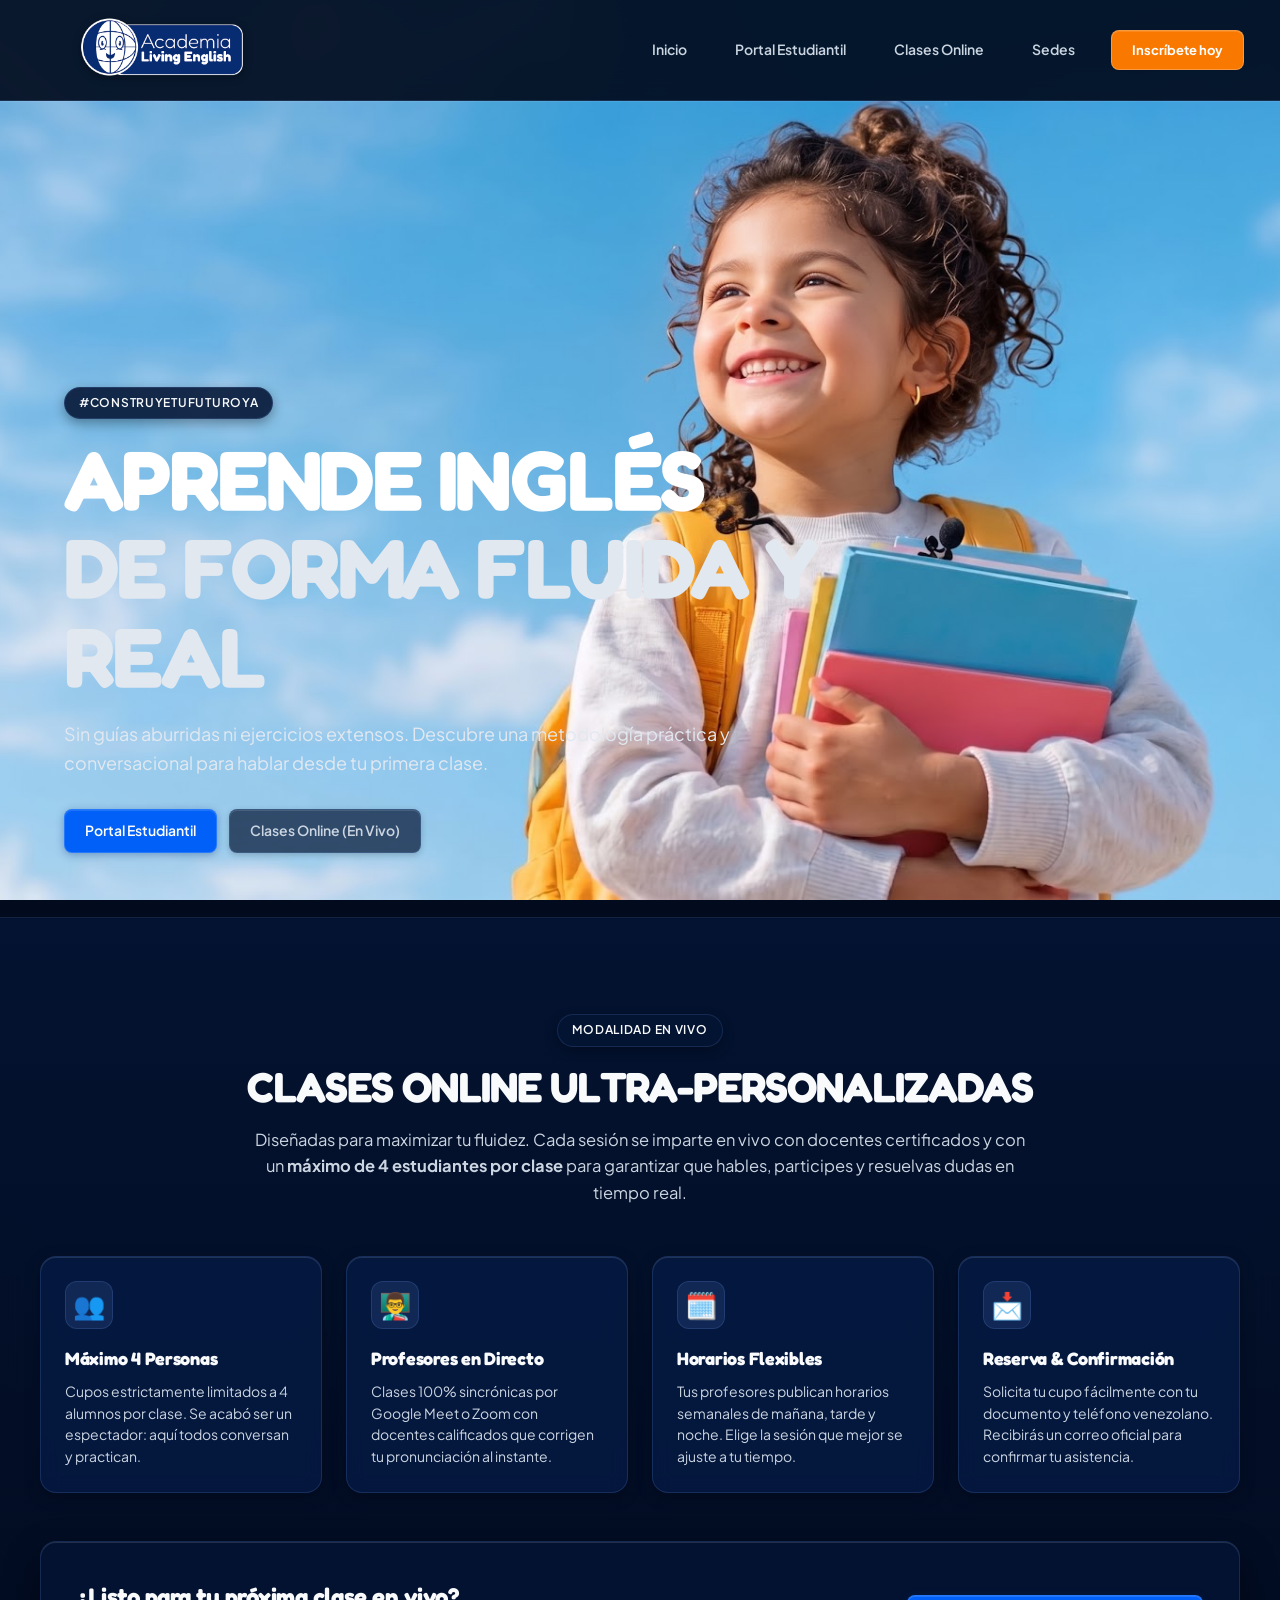
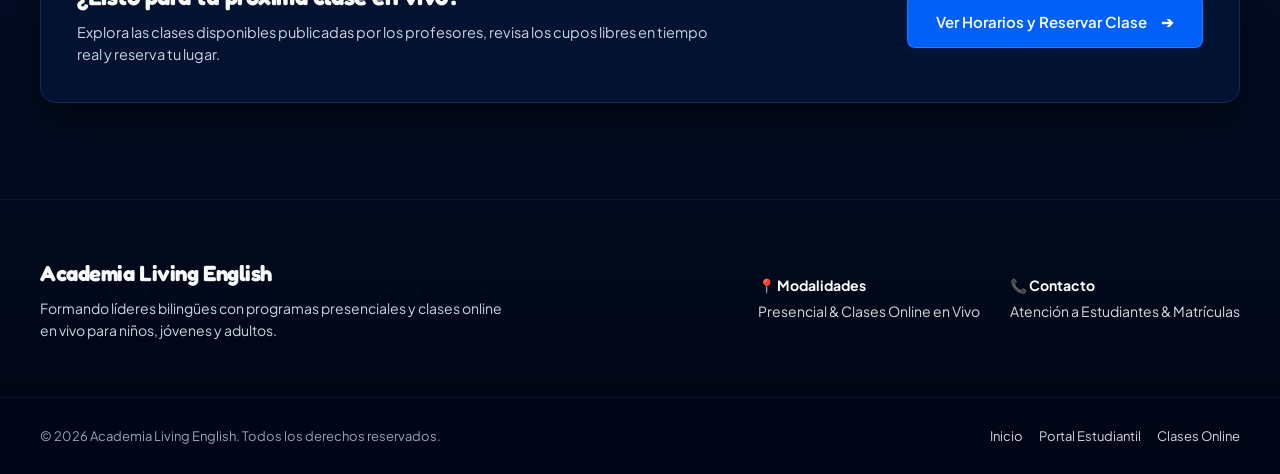
<file: index.html>
<!DOCTYPE html>
<html lang="es">
<head>
  <meta charset="UTF-8">
  <meta name="viewport" content="width=device-width, initial-scale=1.0">
  <title>Academia Living English — Aprende Inglés en Vivo</title>
  
  <!-- Fuentes Google: Fredoka y Plus Jakarta Sans -->
  <link rel="preconnect" href="https://fonts.googleapis.com">
  <link rel="preconnect" href="https://fonts.gstatic.com" crossorigin>
  <link href="https://fonts.googleapis.com/css2?family=Fredoka:wght@600;700&family=Plus+Jakarta+Sans:wght@400;500;600;700&display=swap" rel="stylesheet">

  <!-- Estilos Modulares -->
  <link rel="stylesheet" href="assets/css/variables.css?v=20261027_header_edges">
  <link rel="stylesheet" href="assets/css/base.css?v=20261027_header_edges">
  <link rel="stylesheet" href="assets/css/components.css?v=20261027_header_edges">
  <link rel="stylesheet" href="assets/css/landing.css?v=20261027_header_edges">
</head>
<body class="landing-page">

  <!-- CABECERA INSTITUCIONAL FIJA (SIEMPRE VISIBLE AL DESPLAZAR CON BISEL INFERIOR) -->
  <header class="site-header" id="siteHeader">
    <div class="site-header-inner">
      <a href="index.html" class="brand-logo-link" aria-label="Academia Living English">
        <img src="assets/img/logo.png" alt="Academia Living English Logo" class="brand-logo-img">
      </a>

      <!-- NAVEGACIÓN ESCRITORIO -->
      <nav class="desktop-nav" aria-label="Navegación principal">
        <a href="index.html" class="nav-link">Inicio</a>
        <a href="cursos.html" class="nav-link">Portal Estudiantil</a>
        <a href="clases-online.html" class="nav-link">Clases Online</a>
        <a href="#sedes" class="nav-link">Sedes</a>
        <a href="cursos.html" class="btn-talk">Inscríbete hoy</a>
      </nav>

      <!-- BOTÓN MENÚ MÓVIL -->
      <button class="mobile-menu-btn" id="openMenuBtn" aria-label="Abrir menú de navegación">
        Menú
      </button>
    </div>
  </header>

  <!-- HERO SECTION PRINCIPAL -->
  <section class="hero-section">

    <!-- CONTENIDO HERO -->
    <div class="hero-content">
      <span class="tagline reveal-item reveal-delay-1">#ConstruyeTuFuturoYa</span>
      
      <h1 class="hero-title">
        <span class="hero-title-line1 reveal-item reveal-delay-2">Aprende inglés</span>
        <span class="hero-title-line2 reveal-item reveal-delay-3">de forma fluida y real</span>
      </h1>

      <p class="hero-description reveal-item reveal-delay-4">
        Sin guías aburridas ni ejercicios extensos. Descubre una metodología práctica y conversacional para hablar desde tu primera clase.
      </p>

      <div class="hero-actions reveal-item reveal-delay-5">
        <a href="cursos.html" class="btn-primary">Portal Estudiantil</a>
        <a href="clases-online.html" class="btn-secondary">Clases Online (En Vivo)</a>
      </div>
    </div>
  </section>

  <!-- SECCIÓN DE CLASES ONLINE (COHERENTE CON EL ESTILO GLOBAL) -->
  <section class="online-classes-section" id="clases-online">
    <div class="online-classes-container">
      <div style="text-align: center; max-width: 800px; margin: 0 auto 50px auto;">
        <span class="section-badge">Modalidad en Vivo</span>
        <h2 class="section-title">Clases Online Ultra-Personalizadas</h2>
        <p class="section-subtitle">
          Diseñadas para maximizar tu fluidez. Cada sesión se imparte en vivo con docentes certificados y con un <strong>máximo de 4 estudiantes por clase</strong> para garantizar que hables, participes y resuelvas dudas en tiempo real.
        </p>
      </div>

      <!-- Cuadrícula de 4 Pilares de las Clases Online -->
      <div class="online-features-grid">
        <div class="online-feature-card">
          <div class="online-feature-icon">👥</div>
          <h3 class="online-feature-title">Máximo 4 Personas</h3>
          <p class="online-feature-desc">
            Cupos estrictamente limitados a 4 alumnos por clase. Se acabó ser un espectador: aquí todos conversan y practican.
          </p>
        </div>

        <div class="online-feature-card">
          <div class="online-feature-icon">👨‍🏫</div>
          <h3 class="online-feature-title">Profesores en Directo</h3>
          <p class="online-feature-desc">
            Clases 100% sincrónicas por Google Meet o Zoom con docentes calificados que corrigen tu pronunciación al instante.
          </p>
        </div>

        <div class="online-feature-card">
          <div class="online-feature-icon">🗓️</div>
          <h3 class="online-feature-title">Horarios Flexibles</h3>
          <p class="online-feature-desc">
            Tus profesores publican horarios semanales de mañana, tarde y noche. Elige la sesión que mejor se ajuste a tu tiempo.
          </p>
        </div>

        <div class="online-feature-card">
          <div class="online-feature-icon">📩</div>
          <h3 class="online-feature-title">Reserva & Confirmación</h3>
          <p class="online-feature-desc">
            Solicita tu cupo fácilmente con tu documento y teléfono venezolano. Recibirás un correo oficial para confirmar tu asistencia.
          </p>
        </div>
      </div>

      <!-- Banner de Llamada a la Acción para entrar al portal -->
      <div class="online-cta-banner">
        <div>
          <h3 class="online-cta-title">
            ¿Listo para tu próxima clase en vivo?
          </h3>
          <p class="online-cta-desc">
            Explora las clases disponibles publicadas por los profesores, revisa los cupos libres en tiempo real y reserva tu lugar.
          </p>
        </div>
        <div>
          <a href="clases-online.html" class="btn-primary" style="padding: 14px 28px; font-size: 15px; text-decoration: none;">
            <span>Ver Horarios y Reservar Clase</span>
            <span style="margin-left: 6px;">➔</span>
          </a>
        </div>
      </div>
    </div>
  </section>

  <!-- SECCIÓN DE SEDES / CONTACTO -->
  <section id="sedes" class="sedes-section">
    <div class="sedes-container">
      <div>
        <h3 class="sedes-title">Academia Living English</h3>
        <p class="sedes-desc">
          Formando líderes bilingües con programas presenciales y clases online en vivo para niños, jóvenes y adultos.
        </p>
      </div>
      <div style="display: flex; gap: 30px; flex-wrap: wrap; font-size: 14px; color: rgba(255, 255, 255, 0.85);">
        <div>
          <strong style="color: #ffffff; display: block; margin-bottom: 4px;">📍 Modalidades</strong>
          <span>Presencial & Clases Online en Vivo</span>
        </div>
        <div>
          <strong style="color: #ffffff; display: block; margin-bottom: 4px;">📞 Contacto</strong>
          <span>Atención a Estudiantes & Matrículas</span>
        </div>
      </div>
    </div>
  </section>

  <!-- FOOTER -->
  <footer class="landing-footer">
    <div style="max-width: 1200px; margin: 0 auto; display: flex; justify-content: space-between; align-items: center; flex-wrap: wrap; gap: 12px;">
      <span>&copy; 2026 Academia Living English. Todos los derechos reservados.</span>
      <div style="display: flex; gap: 16px;">
        <a href="index.html">Inicio</a>
        <a href="cursos.html">Portal Estudiantil</a>
        <a href="clases-online.html">Clases Online</a>
      </div>
    </div>
  </footer>

  <!-- MENÚ MÓVIL EN PANTALLA COMPLETA -->
  <div class="mobile-menu-overlay" id="mobileMenu" aria-hidden="true">
    <div class="mobile-menu-header">
      <a href="index.html" class="brand-logo-link" aria-label="Academia Living English">
        <img src="assets/img/logo.png" alt="Academia Living English Logo" class="brand-logo-img">
      </a>
      <button class="mobile-menu-close" id="closeMenuBtn" aria-label="Cerrar menú">&times;</button>
    </div>
    
    <nav class="mobile-menu-links">
      <a href="index.html" class="nav-link">Inicio</a>
      <a href="cursos.html" class="nav-link">Portal Estudiantil</a>
      <a href="clases-online.html" class="nav-link">Clases Online</a>
      <a href="#sedes" class="nav-link">Sedes</a>
    </nav>

    <div class="mobile-menu-footer">
      <a href="clases-online.html" class="btn-talk" style="margin-bottom: 10px;">Clases Online</a>
      <a href="cursos.html" class="btn-primary">Portal Estudiantil</a>
    </div>
  </div>

  <!-- Scripts -->
  <script src="assets/js/landing.js"></script>
</body>
</html>
</file>
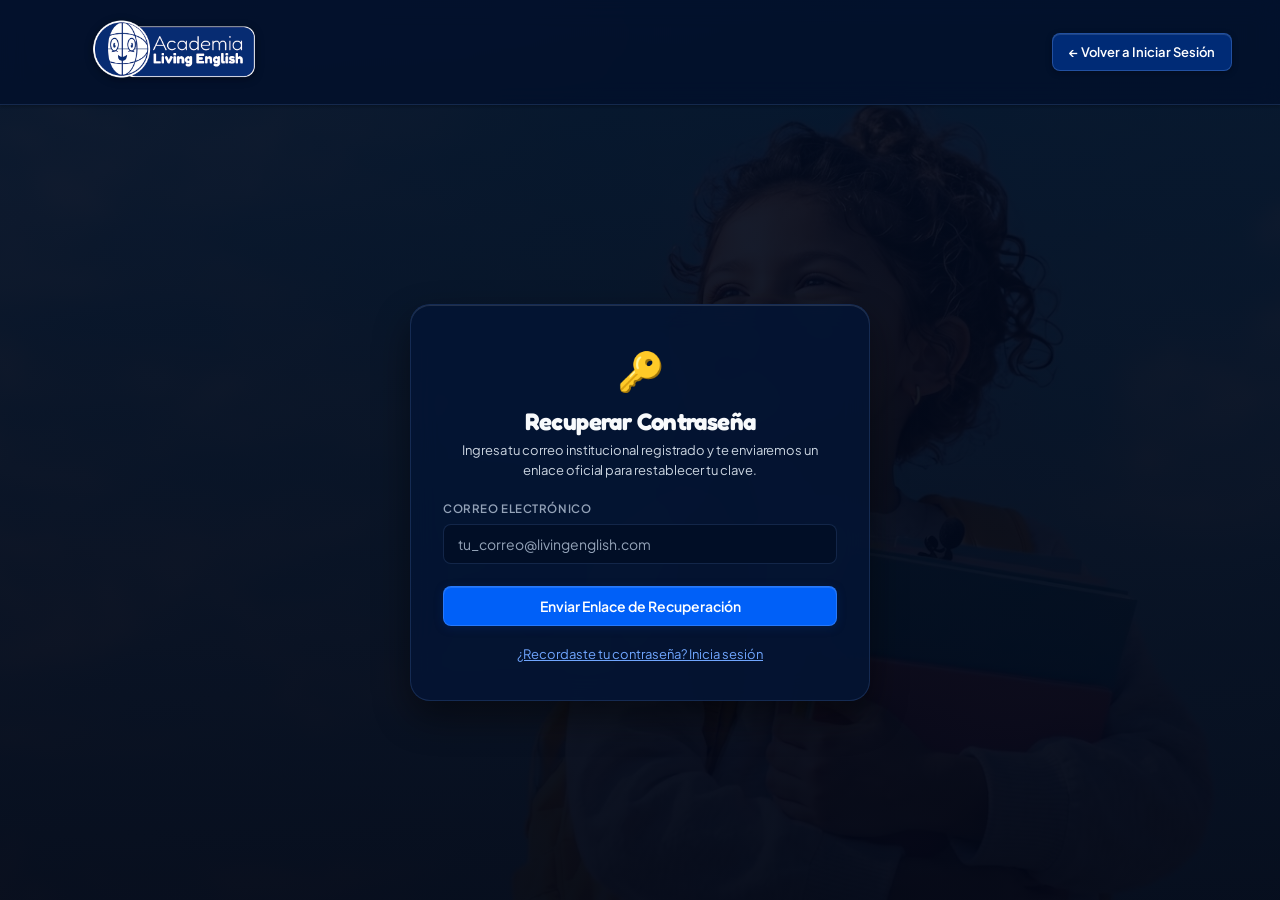
<file: recuperar.html>
<!DOCTYPE html>
<html lang="es">
<head>
  <meta charset="UTF-8">
  <meta name="viewport" content="width=device-width, initial-scale=1.0">
  <title>Recuperar Contraseña — Academia Living English</title>
  
  <!-- Fuentes Google: Fredoka y Plus Jakarta Sans -->
  <link rel="preconnect" href="https://fonts.googleapis.com">
  <link rel="preconnect" href="https://fonts.gstatic.com" crossorigin>
  <link href="https://fonts.googleapis.com/css2?family=Fredoka:wght@600;700&family=Plus+Jakarta+Sans:wght@400;500;600;700&display=swap" rel="stylesheet">

  <!-- Estilos Modulares -->
  <link rel="stylesheet" href="assets/css/variables.css?v=20261027_brand">
  <link rel="stylesheet" href="assets/css/base.css?v=20261027_brand">
  <link rel="stylesheet" href="assets/css/components.css?v=20261027_brand">
  <link rel="stylesheet" href="assets/css/platform.css?v=20261027_brand">
</head>
<body>

  <div class="app-viewport">
    <!-- CABECERA DE LA NAVEGACIÓN -->
    <header class="app-header">
      <a href="index.html" class="brand-logo-link" aria-label="Academia Living English">
        <img src="assets/img/logo.png" alt="Academia Living English Logo" class="brand-logo-img">
      </a>

      <div>
        <a href="cursos.html" class="btn-talk" style="text-decoration: none; font-size: 13px;">
          ← Volver a Iniciar Sesión
        </a>
      </div>
    </header>

    <!-- CONTENIDO PRINCIPAL -->
    <main class="main-container" style="display: flex; align-items: center; justify-content: center; min-height: 70vh;">

      <!-- TARJETA 1: SOLICITAR ENLACE DE RECUPERACIÓN (SI ENTRA DIRECTO) -->
      <section id="requestSection" class="auth-card" style="max-width: 460px; width: 100%;">
        <div style="font-size: 38px; text-align: center; margin-bottom: 8px;">🔑</div>
        <h2 class="page-title text-center" style="font-size: 24px; margin-bottom: 6px;">Recuperar Contraseña</h2>
        <p class="page-description text-center" style="font-size: 13px; margin-bottom: 20px; line-height: 1.5;">
          Ingresa tu correo institucional registrado y te enviaremos un enlace oficial para restablecer tu clave.
        </p>

        <form onsubmit="handleSendRecoveryEmail(event)">
          <div class="form-group">
            <label for="recoveryEmail">Correo Electrónico</label>
            <input type="email" id="recoveryEmail" class="form-control" placeholder="tu_correo@livingenglish.com" required autocomplete="email">
          </div>

          <button type="submit" id="btnSendRecovery" class="btn-primary" style="width: 100%; margin-top: 6px;">
            Enviar Enlace de Recuperación
          </button>

          <div style="margin-top: 18px; text-align: center; font-size: 13px;">
            <a href="cursos.html" style="color: var(--color-primary-light); text-decoration: underline;">
              ¿Recordaste tu contraseña? Inicia sesión
            </a>
          </div>
        </form>
      </section>

      <!-- TARJETA 2: ESTABLECER NUEVA CONTRASEÑA (CUANDO LLEGA DESDE EL CORREO) -->
      <section id="resetSection" class="auth-card hidden" style="max-width: 460px; width: 100%; border: 2px solid var(--color-primary-light);">
        <div style="font-size: 38px; text-align: center; margin-bottom: 8px;">🔐</div>
        <h2 class="page-title text-center" style="font-size: 24px; margin-bottom: 6px;">Nueva Contraseña</h2>
        <p class="page-description text-center" style="font-size: 13px; margin-bottom: 20px;">
          Ingresa y confirma tu nueva contraseña para actualizar tu cuenta oficial.
        </p>

        <form onsubmit="handleSaveNewPassword(event)">
          <div class="form-group">
            <label for="newPass1">Nueva Contraseña</label>
            <input type="password" id="newPass1" class="form-control" placeholder="Mínimo 6 caracteres" minlength="6" required autocomplete="new-password">
          </div>

          <div class="form-group">
            <label for="newPass2">Confirmar Nueva Contraseña</label>
            <input type="password" id="newPass2" class="form-control" placeholder="Repite la contraseña" minlength="6" required autocomplete="new-password">
          </div>

          <button type="submit" id="btnUpdatePassword" class="btn-success" style="width: 100%; margin-top: 8px;">
            Guardar Contraseña y Continuar
          </button>
        </form>
      </section>

      <!-- TARJETA 3: ÉXITO -->
      <section id="successSection" class="auth-card hidden" style="max-width: 460px; width: 100%; text-align: center; border: 1px solid var(--color-success); box-shadow: 0 8px 24px rgba(16, 185, 129, 0.18);">
        <div style="font-size: 46px; margin-bottom: 12px;">🎉</div>
        <h2 class="page-title" style="font-size: 24px; color: #34d399; margin-bottom: 8px;">¡Contraseña Actualizada!</h2>
        <p style="font-size: 14px; color: var(--text-secondary); margin-bottom: 24px; line-height: 1.6;">
          Tu contraseña ha sido restablecida exitosamente. Ya puedes ingresar a la plataforma con tu nueva clave.
        </p>

        <a href="cursos.html" class="btn-primary" style="width: 100%; text-decoration: none;">
          Ir a Iniciar Sesión en la Plataforma
        </a>
      </section>

    </main>
  </div>

  <!-- TOAST DE NOTIFICACIONES -->
  <div id="toastContainer" class="toast-container" aria-live="polite"></div>

  <!-- SCRIPTS -->
  <script src="assets/js/supabase.js"></script>
  <script>
    if (typeof window.supabase === 'undefined') {
      document.write('<script src="https://cdn.jsdelivr.net/npm/@supabase/supabase-js@2"><\/script>');
    }
  </script>
  <script src="assets/js/supabaseClient.js"></script>

  <!-- LÓGICA DE RECUPERACIÓN -->
  <script>
    function showToast(message, type = 'info', duration = 4000) {
      const container = document.getElementById('toastContainer');
      if (!container) return;
      const toast = document.createElement('div');
      toast.className = `toast toast-${type}`;
      toast.textContent = message;
      container.appendChild(toast);
      requestAnimationFrame(() => toast.classList.add('toast-visible'));
      setTimeout(() => {
        toast.classList.remove('toast-visible');
        setTimeout(() => toast.remove(), 300);
      }, duration);
    }

    function getRecoveryRedirectUrl() {
      const url = new URL(window.location.href);
      url.hash = '';
      url.search = '';
      return url.toString();
    }

    async function handleSendRecoveryEmail(e) {
      e.preventDefault();
      const email = document.getElementById('recoveryEmail').value.trim();
      const btn = document.getElementById('btnSendRecovery');
      if (!email) return;

      btn.disabled = true;
      btn.innerText = 'Enviando enlace...';

      const client = window.getSupabaseClient ? window.getSupabaseClient() : window.supabaseClient;
      if (!client) {
        showToast("Error de conexión con el servidor.", "error");
        btn.disabled = false;
        btn.innerText = 'Enviar Enlace de Recuperación';
        return;
      }

      try {
        const redirectUrl = getRecoveryRedirectUrl();
        const { error } = await client.auth.resetPasswordForEmail(email, {
          redirectTo: redirectUrl
        });

        if (error) throw error;

        showToast("📨 Enlace enviado con éxito. Revisa tu bandeja de entrada o spam.", "success", 7000);
        document.getElementById('recoveryEmail').value = '';

      } catch (err) {
        console.error("Error al enviar recuperación:", err);
        showToast(`❌ Error: ${err.message}`, "error", 5000);
      } finally {
        btn.disabled = false;
        btn.innerText = 'Enviar Enlace de Recuperación';
      }
    }

    async function handleSaveNewPassword(e) {
      e.preventDefault();
      const pass1 = document.getElementById('newPass1').value;
      const pass2 = document.getElementById('newPass2').value;
      const btn = document.getElementById('btnUpdatePassword');

      if (!pass1 || pass1.length < 6) {
        showToast("La contraseña debe tener mínimo 6 caracteres.", "error");
        return;
      }

      if (pass1 !== pass2) {
        showToast("Las contraseñas no coinciden. Verifícalas.", "error");
        return;
      }

      btn.disabled = true;
      btn.innerText = 'Actualizando contraseña...';

      const client = window.getSupabaseClient ? window.getSupabaseClient() : window.supabaseClient;

      try {
        const { error } = await client.auth.updateUser({ password: pass1 });
        if (error) throw error;

        document.getElementById('resetSection').classList.add('hidden');
        document.getElementById('successSection').classList.remove('hidden');
        showToast("🎉 Contraseña actualizada con éxito.", "success", 5000);

      } catch (err) {
        console.error("Error al actualizar contraseña:", err);
        showToast(`❌ Error: ${err.message}`, "error", 5000);
        btn.disabled = false;
        btn.innerText = 'Guardar Contraseña y Continuar';
      }
    }

    // Detección automática al cargar la página
    document.addEventListener('DOMContentLoaded', async () => {
      const client = window.getSupabaseClient ? window.getSupabaseClient() : window.supabaseClient;

      // 1. Detección por hash o search param (?type=recovery o #type=recovery o access_token)
      const hash = window.location.hash ? window.location.hash.substring(1) : '';
      const hashParams = new URLSearchParams(hash);
      const searchParams = new URLSearchParams(window.location.search);
      const isRecovery = hashParams.get('type') === 'recovery' || 
                         searchParams.get('type') === 'recovery' ||
                         hash.includes('type=recovery') || 
                         hash.includes('access_token=');

      if (isRecovery) {
        document.getElementById('requestSection').classList.add('hidden');
        document.getElementById('resetSection').classList.remove('hidden');
      }

      // 2. Escuchar evento oficial de Supabase
      if (client && client.auth) {
        client.auth.onAuthStateChange((event, session) => {
          if (event === 'PASSWORD_RECOVERY') {
            document.getElementById('requestSection').classList.add('hidden');
            document.getElementById('resetSection').classList.remove('hidden');
          }
        });
      }
    });
  </script>
</body>
</html>
</file>
<file: assets/css/variables.css>
/**
 * Academia Living English - Variables & Design Tokens
 * Paleta Institucional Auténtica basada en las Guías Oficiales de Estudio (materiales/)
 * Calibrado bajo estándares de Emil Kowalski (Anti-Vibe-Coding / Bespoke Craft)
 */
:root {
  /* Paleta Institucional Living English (Extraída de las portadas y páginas de guías 2027) */
  --color-primary: #002b76;              /* Deep Oxford Navy (Portadas Adultos 1, 2, 3, Teens, Junior) */
  --color-primary-hover: #003898;        /* Oxford Navy Luminoso */
  --color-primary-light: #70a6ff;        /* Living Sky Blue */
  --color-primary-glass: rgba(0, 43, 118, 0.82);
  --color-primary-glass-strong: rgba(2, 27, 78, 0.94);
  --color-primary-glass-soft: rgba(0, 43, 118, 0.60);
  --color-primary-card: rgba(5, 24, 66, 0.82);

  /* Acentos de Energía & Rayo Living English (⚡ "Construyendo tu futuro") */
  --accent-orange: #f87800;              /* Living Tangerine / Rayo Energético */
  --accent-orange-hover: #e06800;
  --accent-orange-glow: rgba(248, 120, 0, 0.25);
  --accent-cobalt: #0060f8;              /* Living Electric Cobalt */
  --accent-cobalt-hover: #004fd4;

  /* Superficies Académicas con Jerarquía de Capas Deliberada (Background -> Surface -> Elevated) */
  --surface-ground: #020b1e;
  --surface-panel: rgba(4, 20, 52, 0.88);
  --surface-card: rgba(6, 26, 68, 0.78);
  --surface-card-hover: rgba(9, 36, 92, 0.92);
  --surface-elevated: rgba(10, 38, 98, 0.96);
  --surface-input: rgba(2, 14, 38, 0.88);
  --surface-overlay: rgba(2, 11, 30, 0.82);

  /* Jerarquía Tipográfica y Contraste WCAG AAA/AA (Sin opacidades que degraden subpixel rendering) */
  --text-primary: #f8fafc;               /* Blanco de alta pureza (17.5:1 sobre fondo oscuro) */
  --text-secondary: #cbd5e1;             /* Slate 300 (11.5:1 sobre fondo oscuro) */
  --text-muted: #94a3b8;                 /* Slate 400 (7.6:1 sobre fondo oscuro) */
  
  /* Tokens de Contraste para Modo Claro (Garantiza >= 7.0:1 sobre fondos blancos/claros) */
  --text-light-primary: #0f172a;         /* Slate 900 (16.5:1 sobre blanco) */
  --text-light-secondary: #334155;       /* Slate 700 (9.5:1 sobre blanco) */
  --text-light-muted: #475569;           /* Slate 600 (7.0:1 sobre blanco - nunca más 2.6:1) */

  /* Colores de Utilidad y Estado Refinados */
  --color-white: #f8fafc;
  --color-dark-bg: rgba(2, 14, 38, 0.6);
  --color-dark-subtle: rgba(2, 14, 38, 0.4);
  --color-danger: #ef4444;
  --color-danger-hover: #dc2626;
  --color-danger-subtle: rgba(239, 68, 68, 0.15);
  --color-success: #10b981;
  --color-success-hover: #059669;
  --color-success-subtle: rgba(16, 185, 129, 0.15);
  --color-warning: #f87800;              /* Alineado al naranja institucional */
  --color-warning-subtle: rgba(248, 120, 0, 0.15);
  --color-muted: #94a3b8;
  --color-text-subtle: #cbd5e1;

  /* Bordes Suaves & Translúcidos con Matiz Institucional (10-20% opacity rule) */
  --color-border: rgba(112, 166, 255, 0.16);
  --color-border-subtle: rgba(112, 166, 255, 0.08);
  --color-border-card: rgba(112, 166, 255, 0.14);
  --color-border-focus: #0060f8;
  --color-border-light: #e2e8f0;
  --color-border-light-strong: #cbd5e1;

  /* Tipografía */
  --font-display: 'Fredoka', -apple-system, BlinkMacSystemFont, sans-serif;
  --font-body: 'Plus Jakarta Sans', -apple-system, BlinkMacSystemFont, sans-serif;

  /* Sombras e Iluminación Interior (Depth & Polish según Emil Kowalski) */
  --shadow-sm: 0 1px 2px rgba(0, 0, 0, 0.2);
  --shadow-md: 0 4px 12px rgba(0, 0, 0, 0.28);
  --shadow-lg: 0 16px 36px rgba(0, 0, 0, 0.45);
  --shadow-card: 0 4px 16px rgba(0, 0, 0, 0.22);
  --shadow-logo: drop-shadow(0px 2px 4px rgba(0, 0, 0, 0.35));
  --inner-highlight: inset 0 1px 0 0 rgba(255, 255, 255, 0.12);
  --inner-highlight-subtle: inset 0 1px 0 0 rgba(255, 255, 255, 0.06);

  /* Sombras de Texto Limpias (Eliminadas las sombras borrosas anticuadas) */
  --text-shadow-hero: none;
  --text-shadow-contrast: none;
  --text-shadow-subtle: none;

  /* Radio de bordes estandarizado (Sistema Concéntrico en escala de 4/8px) */
  --radius-sm: 6px;
  --radius-md: 8px;
  --radius-lg: 12px;
  --radius-xl: 16px;
  --radius-2xl: 20px;
  --radius-pill: 9999px;

  /* Curvas Físicas y Easing (Emil Kowalski Framework) */
  --ease-out: cubic-bezier(0.23, 1, 0.32, 1);       /* Easing enérgico de entrada y microinteracciones */
  --ease-in-out: cubic-bezier(0.77, 0, 0.175, 1);   /* Movimiento continuo en pantalla */
  --ease-drawer: cubic-bezier(0.32, 0.72, 0, 1);    /* Curva iOS para modales y paneles */

  /* Duraciones Calibradas (Interacciones reactivas < 240ms, salidas ~30% más rápidas) */
  --duration-tap: 120ms;
  --duration-fast: 160ms;
  --duration-enter: 200ms;
  --duration-exit: 140ms;
  --duration-normal: 220ms;

  /* Shorthands de Transición Acelerados */
  --transition-fast: 160ms var(--ease-out);
  --transition-normal: 220ms var(--ease-out);
  --transition-exit: 140ms var(--ease-out);

  /* Imágenes de Fondo */
  --bg-hero-desktop: url('../img/hero-desktop.jpg');
  --bg-hero-mobile: url('../img/hero-mobile.jpg');
}
</file>
<file: assets/css/base.css>
/**
 * Academia Living English - Base, Reset & Accesibilidad
 * Calibrado bajo estándares de Emil Kowalski & WCAG 2.1 AA/AAA
 */
*, *::before, *::after {
  box-sizing: border-box;
  margin: 0;
  padding: 0;
}

html {
  -webkit-text-size-adjust: 100%;
  tab-size: 4;
}

body {
  background-color: var(--surface-ground);
  color: var(--text-primary);
  font-family: var(--font-body);
  font-size: 15px;
  line-height: 1.55;
  -webkit-font-smoothing: antialiased;
  -moz-osx-font-smoothing: grayscale;
  text-rendering: optimizeLegibility;
  min-height: 100vh;
  overflow-x: hidden;
}

/* Selección de Texto Refinada */
::selection {
  background: rgba(0, 96, 248, 0.35);
  color: #ffffff;
}

/* Enlaces con interacción deliberada */
a {
  color: inherit;
  text-decoration: none;
  transition: color var(--duration-fast) var(--ease-out), opacity var(--duration-fast) var(--ease-out);
}

/* Accesibilidad y Foco Visible de Alto Contraste (WCAG 2.4.7 & 1.4.11) */
:focus-visible {
  outline: 2px solid var(--accent-cobalt) !important;
  outline-offset: 2px !important;
}

/* Anillos de foco adaptados al fondo claro del panel de estudiante/docente */
body.student-light-theme :focus-visible,
body:has(#studentDashboard:not(.hidden)) :focus-visible,
body:has(#teacherDashboard:not(.hidden)) :focus-visible {
  outline: 2px solid #2563eb !important;
  outline-offset: 2px !important;
}

/* Imágenes y multimedia flexibles */
img, svg, video, canvas {
  display: block;
  max-width: 100%;
}

/* Ancho óptimo de lectura (60 a 70 caracteres por línea según Emil Kowalski) */
.max-w-prose {
  max-width: 65ch;
}

/* Clases de Utilidad */
.hidden {
  display: none !important;
}

.text-center {
  text-align: center;
}

/* Soporte riguroso para reducción de movimiento */
@media (prefers-reduced-motion: reduce) {
  *, *::before, *::after {
    animation-duration: 0.01ms !important;
    animation-iteration-count: 1 !important;
    transition-duration: 0.01ms !important;
    scroll-behavior: auto !important;
  }
}
</file>
<file: assets/css/components.css>
/**
 * Academia Living English - Reusable UI Components
 * Calibrado bajo estándares de Emil Kowalski (Anti-Vibe-Coding / Bespoke Craft)
 */

/* ==========================================================================
   Logo de la Marca
   ========================================================================== */
.brand-logo-link {
  display: inline-flex;
  align-items: center;
  transition: transform var(--duration-fast) var(--ease-out);
}

.brand-logo-img {
  height: 64px;
  width: auto;
  object-fit: contain;
  filter: var(--shadow-logo);
  transition: transform var(--duration-fast) var(--ease-out);
}

.brand-logo-link:hover .brand-logo-img {
  transform: scale(1.02);
}

.brand-logo-link:active .brand-logo-img {
  transform: scale(0.98);
}

@media (min-width: 768px) {
  .brand-logo-img {
    height: 72px;
  }
}

/* ==========================================================================
   Botones Profesionales & Microinteracciones (Filosofía Emil Kowalski)
   ========================================================================== */
.btn-primary {
  display: inline-flex;
  align-items: center;
  justify-content: center;
  gap: 8px;
  background-color: var(--accent-cobalt);
  color: #ffffff;
  font-family: var(--font-body);
  font-weight: 600;
  font-size: 14px;
  padding: 10px 20px;
  border-radius: var(--radius-md);
  border: 1px solid rgba(112, 166, 255, 0.35);
  cursor: pointer;
  box-shadow: var(--inner-highlight), 0 2px 8px rgba(0, 43, 118, 0.35);
  transition: transform var(--duration-tap) var(--ease-out),
              background-color var(--duration-fast) var(--ease-out),
              border-color var(--duration-fast) var(--ease-out),
              box-shadow var(--duration-fast) var(--ease-out);
  user-select: none;
  -webkit-user-select: none;
}

.btn-primary:hover:not(:disabled) {
  background-color: var(--accent-cobalt-hover);
  border-color: rgba(112, 166, 255, 0.55);
  transform: translateY(-1px);
  box-shadow: var(--inner-highlight), 0 4px 14px rgba(0, 96, 248, 0.38);
}

.btn-primary:active:not(:disabled) {
  transform: scale(0.97) !important;
  box-shadow: var(--inner-highlight-subtle), 0 1px 4px rgba(0, 43, 118, 0.25);
}

.btn-primary:disabled {
  opacity: 0.55;
  cursor: not-allowed;
  transform: none !important;
}

.btn-secondary {
  display: inline-flex;
  align-items: center;
  justify-content: center;
  gap: 8px;
  background-color: rgba(4, 20, 52, 0.7);
  color: var(--text-secondary);
  font-family: var(--font-body);
  font-weight: 600;
  font-size: 14px;
  padding: 10px 20px;
  border-radius: var(--radius-md);
  border: 1px solid var(--color-border);
  cursor: pointer;
  box-shadow: var(--inner-highlight), 0 2px 6px rgba(0, 0, 0, 0.2);
  transition: transform var(--duration-tap) var(--ease-out),
              background-color var(--duration-fast) var(--ease-out),
              border-color var(--duration-fast) var(--ease-out),
              color var(--duration-fast) var(--ease-out);
  user-select: none;
  -webkit-user-select: none;
}

.btn-secondary:hover:not(:disabled) {
  background-color: rgba(9, 36, 92, 0.85);
  border-color: rgba(112, 166, 255, 0.35);
  color: var(--text-primary);
  transform: translateY(-1px);
}

.btn-secondary:active:not(:disabled) {
  transform: scale(0.97) !important;
}

.btn-secondary:disabled {
  opacity: 0.55;
  cursor: not-allowed;
  transform: none !important;
}

.btn-talk {
  display: inline-flex;
  align-items: center;
  justify-content: center;
  gap: 6px;
  background-color: var(--color-primary);
  color: #ffffff;
  font-family: var(--font-body);
  font-weight: 600;
  font-size: 13px;
  padding: 8px 16px;
  border-radius: var(--radius-md);
  border: 1px solid rgba(112, 166, 255, 0.3);
  cursor: pointer;
  box-shadow: var(--inner-highlight), 0 2px 6px rgba(0, 0, 0, 0.25);
  transition: transform var(--duration-tap) var(--ease-out),
              background-color var(--duration-fast) var(--ease-out);
  user-select: none;
  -webkit-user-select: none;
}

.btn-talk:hover:not(:disabled) {
  background-color: var(--color-primary-hover);
  transform: translateY(-1px);
}

.btn-talk:active:not(:disabled) {
  transform: scale(0.97) !important;
}

/* Botón de Energía Acento (Inspirado en el rayo ⚡ de Living English) */
.btn-orange,
.btn-accent {
  display: inline-flex;
  align-items: center;
  justify-content: center;
  gap: 8px;
  background-color: var(--accent-orange);
  color: #ffffff;
  font-family: var(--font-body);
  font-weight: 700;
  font-size: 14px;
  padding: 10px 20px;
  border-radius: var(--radius-md);
  border: 1px solid rgba(255, 255, 255, 0.25);
  cursor: pointer;
  box-shadow: var(--inner-highlight), 0 2px 10px rgba(248, 120, 0, 0.35);
  transition: transform var(--duration-tap) var(--ease-out),
              background-color var(--duration-fast) var(--ease-out),
              box-shadow var(--duration-fast) var(--ease-out);
  user-select: none;
  -webkit-user-select: none;
}

.btn-orange:hover:not(:disabled),
.btn-accent:hover:not(:disabled) {
  background-color: var(--accent-orange-hover);
  transform: translateY(-1px);
  box-shadow: var(--inner-highlight), 0 4px 16px rgba(248, 120, 0, 0.45);
}

.btn-orange:active:not(:disabled),
.btn-accent:active:not(:disabled) {
  transform: scale(0.97) !important;
}

/* Botón Semántico de Éxito / Guardar / Confirmar */
.btn-success {
  display: inline-flex;
  align-items: center;
  justify-content: center;
  gap: 8px;
  background-color: var(--color-success);
  color: #ffffff;
  font-family: var(--font-body);
  font-weight: 700;
  font-size: 14px;
  padding: 10px 20px;
  border-radius: var(--radius-md);
  border: 1px solid rgba(255, 255, 255, 0.25);
  cursor: pointer;
  box-shadow: var(--inner-highlight), 0 2px 10px rgba(16, 185, 129, 0.35);
  transition: transform var(--duration-tap) var(--ease-out),
              background-color var(--duration-fast) var(--ease-out),
              box-shadow var(--duration-fast) var(--ease-out);
}

.btn-success:hover:not(:disabled) {
  background-color: var(--color-success-hover);
  transform: translateY(-1px);
  box-shadow: var(--inner-highlight), 0 4px 16px rgba(16, 185, 129, 0.45);
}

.btn-success:active:not(:disabled) {
  transform: scale(0.97) !important;
}

/* Enlaces de Acción Textual */
.btn-link-action {
  background: none;
  border: none;
  color: var(--color-primary-light);
  font-family: var(--font-body);
  font-weight: 600;
  cursor: pointer;
  padding: 4px 8px;
  border-radius: var(--radius-sm);
  transition: color var(--duration-fast) var(--ease-out),
              background-color var(--duration-fast) var(--ease-out);
}

.btn-link-action:hover {
  color: #ffffff;
  background-color: rgba(112, 166, 255, 0.12);
}

.btn-link-action:active {
  transform: scale(0.96);
}

/* ==========================================================================
   Tipografía de Páginas & Jerarquía Editorial
   ========================================================================== */
.page-title {
  font-family: var(--font-display);
  font-weight: 700;
  font-size: 28px;
  line-height: 1.15;
  margin-bottom: 6px;
  color: var(--text-primary);
  letter-spacing: -0.025em; /* Tracking negativo sutil para títulos según Emil */
}

@media (min-width: 768px) {
  .page-title {
    font-size: 34px;
  }
}

.page-description {
  font-size: 14.5px;
  font-weight: 400;
  color: var(--text-secondary);
  line-height: 1.6;
  margin-bottom: 24px;
  max-width: 65ch; /* Ancho óptimo de lectura */
  letter-spacing: -0.005em;
}

/* ==========================================================================
   Formularios y Controles Refinados
   ========================================================================== */
.form-group {
  margin-bottom: 16px;
}

.form-group label {
  display: block;
  font-size: 11.5px;
  font-weight: 600;
  margin-bottom: 6px;
  text-transform: uppercase;
  letter-spacing: 0.05em; /* Tracking positivo deliberado en uppercase */
  color: var(--text-muted);
}

.form-control {
  width: 100%;
  padding: 10px 14px;
  border-radius: var(--radius-md);
  border: 1px solid var(--color-border);
  background: var(--surface-input);
  color: var(--text-primary);
  font-size: 14px;
  font-family: inherit;
  outline: none;
  box-sizing: border-box;
  transition: border-color var(--duration-fast) var(--ease-out),
              box-shadow var(--duration-fast) var(--ease-out),
              background-color var(--duration-fast) var(--ease-out);
}

.form-control:focus {
  background: rgba(11, 23, 48, 0.95);
  border-color: var(--color-border-focus);
  box-shadow: 0 0 0 3px rgba(0, 96, 248, 0.22);
}

.form-control::placeholder {
  color: var(--text-muted);
  font-weight: 400;
}

/* Blindaje para <select> y sus <option> en todos los navegadores (Evita texto blanco sobre fondo blanco) */
.form-control option {
  background-color: #061a44;
  color: #f8fafc;
  padding: 8px;
}

/* Adaptación de controles cuando el panel está en Modo Claro */
body.student-light-theme .form-control,
body:has(#studentDashboard:not(.hidden)) .form-control,
body:has(#teacherDashboard:not(.hidden)) .form-control {
  background: #ffffff;
  border-color: var(--color-border-light-strong);
  color: var(--text-light-primary);
}

body.student-light-theme .form-control:focus,
body:has(#studentDashboard:not(.hidden)) .form-control:focus,
body:has(#teacherDashboard:not(.hidden)) .form-control:focus {
  background: #ffffff;
  border-color: #2563eb;
  box-shadow: 0 0 0 3px rgba(37, 99, 235, 0.15);
}

body.student-light-theme .form-control option,
body:has(#studentDashboard:not(.hidden)) .form-control option,
body:has(#teacherDashboard:not(.hidden)) .form-control option {
  background-color: #ffffff;
  color: #0f172a;
}

body.student-light-theme .form-group label,
body:has(#studentDashboard:not(.hidden)) .form-group label,
body:has(#teacherDashboard:not(.hidden)) .form-group label {
  color: var(--text-light-muted);
}

/* ==========================================================================
   Notificaciones Toast (Sonner Philosophy)
   ========================================================================== */
.toast-container {
  position: fixed;
  bottom: 24px;
  right: 24px;
  z-index: 9999;
  display: flex;
  flex-direction: column;
  gap: 8px;
  max-width: 380px;
  pointer-events: none;
}

.toast {
  padding: 12px 18px;
  border-radius: var(--radius-lg);
  color: var(--text-primary);
  background: #0d1b36;
  border: 1px solid var(--color-border);
  box-shadow: var(--shadow-lg), var(--inner-highlight);
  font-size: 13.5px;
  font-weight: 500;
  opacity: 0;
  transform: translateY(10px) scale(0.97); /* Nunca animate from scale(0) */
  transition: transform var(--duration-fast) var(--ease-out),
              opacity var(--duration-fast) var(--ease-out);
  pointer-events: auto;
}

.toast.toast-visible {
  opacity: 1;
  transform: translateY(0) scale(1);
}

.toast.toast-success {
  border-left: 3px solid var(--color-success);
}

.toast.toast-error {
  border-left: 3px solid var(--color-danger);
}

.toast.toast-info {
  border-left: 3px solid var(--color-primary-light);
}

/* ==========================================================================
   Animación Física de Modales (Sin scale(0) ni teleport)
   ========================================================================== */
[id$="Modal"]:not(.hidden),
[id$="modal"]:not(.hidden) {
  animation: modalBackdropFadeIn var(--duration-fast) var(--ease-out) forwards;
  backdrop-filter: blur(12px);
  -webkit-backdrop-filter: blur(12px);
}

[id$="Modal"]:not(.hidden) > div,
[id$="modal"]:not(.hidden) > div {
  animation: modalDialogScaleIn var(--duration-normal) var(--ease-out) forwards;
  transform-origin: center center;
  box-shadow: var(--inner-highlight), var(--shadow-lg);
}

@keyframes modalBackdropFadeIn {
  from {
    opacity: 0;
  }
  to {
    opacity: 1;
  }
}

@keyframes modalDialogScaleIn {
  from {
    opacity: 0;
    transform: scale(0.96) translateY(4px); /* Entrada física deliberada */
  }
  to {
    opacity: 1;
    transform: scale(1) translateY(0);
  }
}

/* Botón de Cierre de Modales */
.modal-close-btn {
  background: none;
  border: none;
  color: var(--text-secondary);
  font-size: 24px;
  line-height: 1;
  cursor: pointer;
  padding: 4px;
  border-radius: var(--radius-sm);
  display: inline-flex;
  align-items: center;
  justify-content: center;
  width: 32px;
  height: 32px;
  transition: color var(--duration-fast) var(--ease-out),
              background-color var(--duration-fast) var(--ease-out),
              transform var(--duration-tap) var(--ease-out);
}

.modal-close-btn:hover {
  color: var(--text-primary);
  background: rgba(255, 255, 255, 0.1);
}

.modal-close-btn:active {
  transform: scale(0.92);
}
</file>
<file: assets/css/landing.css>
/**
 * Academia Living English - Landing & Hero Section Styles
 * Refinado bajo principios de Emil Kowalski: tipografía nítida, ratios WCAG y microinteracciones fluidas
 */

/* ==========================================================================
   Hero Section & Fondo Global Landing
   ========================================================================== */
body.landing-page {
  background-image: var(--bg-hero-desktop);
  background-size: cover;
  background-position: center top;
  background-repeat: no-repeat;
  background-attachment: fixed;
}

@media (max-width: 767px) {
  body.landing-page {
    background-image: var(--bg-hero-mobile);
    background-position: center top;
    background-attachment: fixed;
  }
}

.hero-section {
  position: relative;
  width: 100%;
  min-height: calc(100vh - 84px);
  min-height: calc(100dvh - 84px);
  display: flex;
  flex-direction: column;
  justify-content: flex-end;
  padding: 24px;
  padding-bottom: clamp(40px, 8vh, 64px);
  overflow: hidden;
  background: transparent;
}

@media (min-width: 768px) {
  .hero-section {
    padding: 48px;
    padding-bottom: clamp(40px, 8vh, 64px);
  }
}

@media (min-width: 1024px) {
  .hero-section {
    padding: 64px;
    padding-bottom: clamp(40px, 8vh, 64px);
  }
}

/* ==========================================================================
   Cabecera Institucional Fija (Siempre visible al desplazar con bisel inferior)
   ========================================================================== */
.site-header {
  position: sticky;
  top: 0;
  left: 0;
  width: 100%;
  z-index: 100;
  background: rgba(2, 11, 30, 0.92);
  backdrop-filter: blur(14px);
  -webkit-backdrop-filter: blur(14px);
  padding: 10px 16px;
  border-bottom: 1px solid var(--color-border);
  box-shadow: 0 1px 0 0 rgba(255, 255, 255, 0.08);
  transition: background-color var(--duration-fast) var(--ease-out),
              border-color var(--duration-fast) var(--ease-out);
}

@media (min-width: 768px) {
  .site-header {
    padding: 12px 28px;
  }
}

@media (min-width: 1200px) {
  .site-header {
    padding: 14px 36px;
  }
}

.site-header-inner {
  width: 100%;
  display: flex;
  align-items: center;
  justify-content: space-between;
}

.desktop-nav {
  display: none;
  align-items: center;
  gap: 24px;
}

@media (min-width: 768px) {
  .desktop-nav {
    display: flex;
  }
}

.nav-link {
  font-family: var(--font-body);
  font-weight: 600;
  font-size: 14px;
  color: var(--text-secondary);
  text-decoration: none;
  padding: 8px 12px;
  border-radius: var(--radius-md);
  transition: color var(--duration-fast) var(--ease-out),
              background-color var(--duration-fast) var(--ease-out),
              transform var(--duration-tap) var(--ease-out);
  display: inline-flex;
  align-items: center;
}

.nav-link:hover,
.nav-link:focus-visible {
  color: #ffffff;
  background-color: rgba(112, 166, 255, 0.12);
}

.nav-link:active {
  transform: scale(0.96) !important;
}

/* Botón de Acción en Cabecera (Rayo Mandarina de Living English) */
.site-header .btn-talk {
  background-color: var(--accent-orange);
  color: #ffffff;
  font-family: var(--font-body);
  font-weight: 700;
  font-size: 13px;
  padding: 9px 20px;
  border-radius: var(--radius-md);
  border: 1px solid rgba(255, 255, 255, 0.25);
  cursor: pointer;
  box-shadow: var(--inner-highlight);
  transition: transform var(--duration-tap) var(--ease-out),
              background-color var(--duration-fast) var(--ease-out);
}

.site-header .btn-talk:hover:not(:disabled) {
  background-color: var(--accent-orange-hover);
  transform: translateY(-1px);
}

.site-header .btn-talk:active:not(:disabled) {
  transform: scale(0.96) !important;
}

/* Menú Móvil */
.mobile-menu-btn {
  display: inline-flex;
  align-items: center;
  gap: 6px;
  background: rgba(112, 166, 255, 0.12);
  border: 1px solid var(--color-border);
  color: var(--text-primary);
  font-family: var(--font-body);
  font-weight: 600;
  font-size: 14px;
  cursor: pointer;
  padding: 7px 16px;
  border-radius: var(--radius-md);
  transition: transform var(--duration-tap) var(--ease-out),
              background-color var(--duration-fast) var(--ease-out);
}

.mobile-menu-btn:hover {
  background: rgba(112, 166, 255, 0.22);
}

.mobile-menu-btn:active {
  transform: scale(0.95);
}

@media (min-width: 768px) {
  .mobile-menu-btn {
    display: none;
  }
}

.mobile-menu-overlay {
  position: fixed;
  inset: 0;
  background-color: var(--surface-ground);
  z-index: 100;
  display: flex;
  flex-direction: column;
  padding: 24px;
  opacity: 0;
  pointer-events: none;
  transition: opacity var(--duration-normal) var(--ease-out);
}

.mobile-menu-overlay.is-open {
  opacity: 1;
  pointer-events: auto;
}

.mobile-menu-header {
  display: flex;
  align-items: center;
  justify-content: space-between;
  width: 100%;
}

.mobile-menu-close {
  background: none;
  border: none;
  color: var(--text-primary);
  font-size: 32px;
  line-height: 1;
  cursor: pointer;
  padding: 4px;
  border-radius: var(--radius-sm);
  transition: transform var(--duration-tap) var(--ease-out);
}

.mobile-menu-close:active {
  transform: scale(0.92);
}

.mobile-menu-links {
  display: flex;
  flex-direction: column;
  gap: 20px;
  margin-top: 48px;
}

.mobile-menu-links .nav-link {
  font-size: 22px;
  font-weight: 600;
  color: var(--text-primary);
}

.mobile-menu-footer {
  margin-top: auto;
  padding-bottom: 24px;
  display: flex;
  flex-direction: column;
  gap: 10px;
}

.mobile-menu-footer .btn-talk,
.mobile-menu-footer .btn-primary {
  width: 100%;
  padding: 13px;
  font-size: 15px;
}

/* ==========================================================================
   Contenido Principal Hero
   ========================================================================== */
.hero-content {
  position: relative;
  z-index: 10;
  max-width: 800px;
  margin-top: auto;
  text-align: left;
}

.tagline {
  display: inline-block;
  font-weight: 600;
  font-size: 12px;
  letter-spacing: 0.06em; /* Deliberate uppercase tracking */
  text-transform: uppercase;
  color: var(--text-primary);
  background: var(--surface-panel);
  padding: 6px 14px;
  border-radius: var(--radius-pill);
  margin-bottom: 16px;
  border: 1px solid var(--color-border);
  box-shadow: 0 4px 12px rgba(0, 0, 0, 0.35);
}

.hero-title {
  font-family: var(--font-display);
  font-weight: 700;
  font-size: 46px;
  line-height: 1.05;
  text-transform: uppercase;
  letter-spacing: -0.03em; /* Negative tracking for large display text */
  margin-bottom: 20px;
  word-break: normal;
  overflow-wrap: break-word;
}

@media (min-width: 600px) {
  .hero-title {
    font-size: 58px;
  }
}

@media (min-width: 768px) {
  .hero-title {
    font-size: 70px;
  }
}

@media (min-width: 1024px) {
  .hero-title {
    font-size: 84px;
  }
}

.hero-title-line1 {
  display: block;
  color: #ffffff;
}

.hero-title-line2 {
  display: block;
  color: #e2e8f0; /* Crisp color without opacity degradation */
}

.hero-description {
  font-weight: 400;
  font-size: 16px;
  line-height: 1.6;
  color: #e2e8f0;
  max-width: 56ch; /* 56 characters reading measure */
  margin-bottom: 32px;
}

@media (min-width: 768px) {
  .hero-description {
    font-size: 18px;
  }
}

.hero-actions {
  display: flex;
  flex-wrap: wrap;
  gap: 12px;
}

/* ==========================================================================
   Animaciones de Revelado Físicas (Under 400ms, respetando reduced motion)
   ========================================================================== */
.reveal-item {
  opacity: 0;
  transform: translateY(16px);
  animation: revealUp 0.45s var(--ease-out) forwards;
}

.reveal-delay-1 { animation-delay: 0ms; }
.reveal-delay-2 { animation-delay: 80ms; }
.reveal-delay-3 { animation-delay: 160ms; }
.reveal-delay-4 { animation-delay: 240ms; }
.reveal-delay-5 { animation-delay: 320ms; }

@keyframes revealUp {
  from {
    opacity: 0;
    transform: translateY(16px);
  }
  to {
    opacity: 1;
    transform: translateY(0);
  }
}

@media (prefers-reduced-motion: reduce) {
  .reveal-item {
    opacity: 1;
    transform: none;
    animation: none;
  }
}

/* ==========================================================================
   Sección de Clases Online en el Landing (Estilo Coherente y Unificado)
   ========================================================================== */
.online-classes-section {
  position: relative;
  background: linear-gradient(rgba(4, 20, 52, 0.88), rgba(2, 11, 30, 0.94));
  backdrop-filter: blur(12px);
  -webkit-backdrop-filter: blur(12px);
  color: var(--text-primary);
  padding: clamp(60px, 8vw, 96px) 24px;
  border-top: 1px solid var(--color-border);
}

.online-classes-container {
  max-width: 1200px;
  margin: 0 auto;
}

.section-badge {
  display: inline-flex;
  align-items: center;
  gap: 8px;
  font-family: var(--font-body);
  font-size: 12px;
  font-weight: 600;
  text-transform: uppercase;
  letter-spacing: 0.06em;
  color: var(--text-primary);
  background: var(--surface-panel);
  padding: 6px 14px;
  border-radius: var(--radius-pill);
  border: 1px solid var(--color-border);
  box-shadow: 0 4px 12px rgba(0, 0, 0, 0.3);
  margin-bottom: 16px;
}

.section-title {
  font-family: var(--font-display);
  font-weight: 700;
  font-size: clamp(28px, 4vw, 42px);
  text-transform: uppercase;
  letter-spacing: -0.025em;
  line-height: 1.15;
  color: var(--text-primary);
  margin-bottom: 16px;
}

.section-subtitle {
  font-family: var(--font-body);
  font-weight: 400;
  font-size: clamp(15px, 2vw, 16.5px);
  color: var(--text-secondary);
  max-width: 65ch;
  line-height: 1.6;
  margin: 0 auto 40px auto;
}

.online-features-grid {
  display: grid;
  grid-template-columns: repeat(auto-fit, minmax(260px, 1fr));
  gap: 24px;
  margin-bottom: 48px;
}

.online-feature-card {
  background: var(--surface-card);
  border: 1px solid var(--color-border);
  border-radius: var(--radius-xl);
  padding: 24px;
  backdrop-filter: blur(10px);
  -webkit-backdrop-filter: blur(10px);
  box-shadow: var(--inner-highlight), var(--shadow-card);
  transition: transform var(--duration-fast) var(--ease-out),
              border-color var(--duration-fast) var(--ease-out),
              background-color var(--duration-fast) var(--ease-out),
              box-shadow var(--duration-fast) var(--ease-out);
}

.online-feature-card:hover {
  transform: translateY(-2px);
  border-color: rgba(112, 166, 255, 0.38);
  background-color: var(--surface-card-hover);
  box-shadow: var(--inner-highlight), var(--shadow-md);
}

.online-feature-card:active {
  transform: scale(0.985);
}

.online-feature-icon {
  font-size: 26px;
  margin-bottom: 16px;
  display: inline-flex;
  align-items: center;
  justify-content: center;
  width: 48px;
  height: 48px;
  border-radius: var(--radius-lg);
  background: rgba(112, 166, 255, 0.12);
  border: 1px solid var(--color-border);
}

.online-feature-title {
  font-family: var(--font-display);
  font-weight: 700;
  font-size: 18px;
  color: var(--text-primary);
  margin-bottom: 8px;
  letter-spacing: -0.015em;
}

.online-feature-desc {
  font-family: var(--font-body);
  font-weight: 400;
  font-size: 14px;
  line-height: 1.55;
  color: var(--text-secondary);
  margin: 0;
}

.online-cta-banner {
  background: var(--surface-panel);
  border: 1px solid var(--color-border);
  border-radius: var(--radius-xl);
  padding: clamp(24px, 4vw, 36px);
  display: flex;
  justify-content: space-between;
  align-items: center;
  flex-wrap: wrap;
  gap: 24px;
  box-shadow: var(--inner-highlight), var(--shadow-lg);
  backdrop-filter: blur(12px);
  -webkit-backdrop-filter: blur(12px);
}

.online-cta-title {
  font-family: var(--font-display);
  font-weight: 700;
  font-size: 24px;
  color: var(--text-primary);
  letter-spacing: -0.02em;
  margin-bottom: 6px;
}

.online-cta-desc {
  font-family: var(--font-body);
  font-weight: 400;
  font-size: 14.5px;
  line-height: 1.55;
  color: var(--text-secondary);
  margin: 0;
  max-width: 58ch;
}

/* ==========================================================================
   Sección de Sedes y Footer
   ========================================================================== */
.sedes-section {
  background: linear-gradient(rgba(2, 11, 30, 0.94), rgba(1, 7, 22, 0.98));
  backdrop-filter: blur(12px);
  -webkit-backdrop-filter: blur(12px);
  padding: 56px 24px;
  border-top: 1px solid var(--color-border-subtle);
  color: var(--text-primary);
}

.sedes-container {
  max-width: 1200px;
  margin: 0 auto;
  display: flex;
  justify-content: space-between;
  align-items: center;
  flex-wrap: wrap;
  gap: 32px;
}

.sedes-title {
  font-family: var(--font-display);
  font-weight: 700;
  font-size: 22px;
  color: var(--text-primary);
  letter-spacing: -0.02em;
  margin-bottom: 8px;
}

.sedes-desc {
  font-family: var(--font-body);
  color: var(--text-secondary);
  font-size: 14px;
  max-width: 48ch;
  line-height: 1.55;
  margin-bottom: 0;
}

.landing-footer {
  background: rgba(1, 7, 22, 0.98);
  border-top: 1px solid var(--color-border-subtle);
  padding: 28px 24px;
  text-align: center;
  color: var(--text-muted);
  font-size: 13px;
  font-family: var(--font-body);
}

.landing-footer a {
  color: var(--text-secondary);
  text-decoration: none;
  transition: color var(--duration-fast) var(--ease-out);
}

.landing-footer a:hover {
  color: var(--text-primary);
}
</file>
<file: assets/css/platform.css>
/**
 * Academia Living English - Educational Platform & Dashboard Styles
 * Rediseñado bajo estándares de Emil Kowalski (Anti-Vibe-Coding / Bespoke Academic Craft)
 */

/* ==========================================================================
   Viewport y Contenedor Principal
   ========================================================================== */
.app-viewport {
  position: relative;
  width: 100%;
  min-height: 100vh;
  min-height: 100dvh;
  display: flex;
  flex-direction: column;

  /* Fondo sobrio, profundo y refinado (Oxford Navy a Midnight Slate) */
  background: linear-gradient(rgba(2, 11, 30, 0.90), rgba(1, 7, 22, 0.96)), var(--bg-hero-desktop);
  background-size: cover;
  background-position: center;
  background-repeat: no-repeat;
  background-attachment: fixed;
  color: #f8fafc;
}

@media (max-width: 767px) {
  .app-viewport {
    background: linear-gradient(rgba(2, 11, 30, 0.92), rgba(1, 7, 22, 0.97)), var(--bg-hero-mobile);
    background-size: cover;
    background-position: center top;
    background-attachment: fixed;
  }
}

.app-header {
  padding: 14px 24px;
  display: flex;
  align-items: center;
  justify-content: space-between;
  background: rgba(3, 16, 44, 0.88);
  backdrop-filter: blur(12px);
  -webkit-backdrop-filter: blur(12px);
  border-bottom: 1px solid var(--color-border);
  position: sticky;
  top: 0;
  z-index: 50;
  box-shadow: 0 1px 3px rgba(0, 0, 0, 0.3);
}

@media (min-width: 768px) {
  .app-header {
    padding: 16px 48px;
  }
}

.main-container {
  flex: 1;
  max-width: 1240px;
  width: 100%;
  margin: 0 auto;
  padding: 24px 20px;
  position: relative;
  z-index: 10;
}

@media (min-width: 768px) {
  .main-container {
    padding: 36px 32px;
  }
}

/* ==========================================================================
   Badge de Usuario y Sesión
   ========================================================================== */
.user-badge {
  display: flex;
  align-items: center;
  gap: 10px;
  background: rgba(5, 24, 66, 0.85);
  padding: 6px 14px;
  border-radius: var(--radius-pill);
  border: 1px solid var(--color-border);
  box-shadow: var(--shadow-sm), var(--inner-highlight);
}

.user-badge-name {
  font-weight: 600;
  font-size: 13px;
  color: #f8fafc;
  display: inline-flex;
  align-items: center;
  gap: 6px;
}

.user-badge-name::before {
  content: '';
  width: 7px;
  height: 7px;
  border-radius: 50%;
  background-color: var(--color-success);
}

.btn-logout {
  background: rgba(239, 68, 68, 0.15);
  color: #fca5a5;
  border: 1px solid rgba(239, 68, 68, 0.35);
  padding: 4px 10px;
  border-radius: var(--radius-sm);
  font-size: 12px;
  font-weight: 600;
  cursor: pointer;
  transition: transform var(--duration-fast) var(--ease-out), background-color var(--duration-fast) var(--ease-out), color var(--duration-fast) var(--ease-out);
}

.btn-logout:hover {
  background: rgba(239, 68, 68, 0.3);
  color: #ffffff;
}

.btn-logout:active {
  transform: scale(0.96);
}

/* ==========================================================================
   Tarjeta de Autenticación
   ========================================================================== */
.auth-card {
  max-width: 440px;
  margin: 40px auto;
  background: rgba(4, 20, 52, 0.9);
  border: 1px solid var(--color-border);
  border-radius: var(--radius-2xl);
  padding: 36px 32px;
  backdrop-filter: blur(14px);
  -webkit-backdrop-filter: blur(14px);
  box-shadow: var(--shadow-lg), var(--inner-highlight);
}

.role-tabs {
  display: flex;
  background: rgba(2, 14, 38, 0.65);
  border-radius: var(--radius-lg);
  padding: 4px;
  margin-bottom: 24px;
  border: 1px solid var(--color-border-subtle);
}

.role-tab {
  flex: 1;
  padding: 8px 12px;
  text-align: center;
  border: none;
  background: none;
  color: var(--color-muted);
  font-family: var(--font-body);
  font-weight: 600;
  font-size: 13px;
  border-radius: var(--radius-md);
  cursor: pointer;
  transition: transform var(--duration-fast) var(--ease-out), background-color var(--duration-fast) var(--ease-out), color var(--duration-fast) var(--ease-out);
}

.role-tab:active {
  transform: scale(0.96);
}

.role-tab.active {
  background: var(--accent-cobalt);
  color: #ffffff;
  border: 1px solid rgba(147, 197, 253, 0.35);
  box-shadow: 0 2px 8px rgba(0, 0, 0, 0.25);
}

/* ==========================================================================
   Panel de Resumen de Progreso y Puntos (Student Progress Scorecard)
   ========================================================================== */
.progress-summary-card {
  background: rgba(5, 24, 66, 0.78);
  border: 1px solid var(--color-border);
  border-radius: 16px;
  padding: 24px 28px;
  margin-bottom: 24px;
  backdrop-filter: blur(10px);
  -webkit-backdrop-filter: blur(10px);
  box-shadow: var(--inner-highlight), 0 8px 24px rgba(0, 0, 0, 0.32);
}

.progress-header {
  display: flex;
  justify-content: space-between;
  align-items: flex-start;
  flex-wrap: wrap;
  gap: 14px;
  margin-bottom: 18px;
}

.progress-eyebrow {
  display: block;
  font-size: 11px;
  font-weight: 700;
  text-transform: uppercase;
  letter-spacing: 0.08em;
  color: #94a3b8;
  margin-bottom: 6px;
}

.progress-main-score-row {
  display: flex;
  align-items: baseline;
  gap: 12px;
  flex-wrap: wrap;
}

.progress-score-number {
  font-family: var(--font-display);
  font-size: 32px;
  font-weight: 700;
  line-height: 1.1;
  color: #f8fafc;
  letter-spacing: -0.01em;
}

.progress-pct-pill {
  background: rgba(0, 96, 248, 0.18);
  border: 1px solid rgba(96, 165, 250, 0.3);
  color: #bfdbfe;
  font-size: 12px;
  font-weight: 600;
  padding: 3px 10px;
  border-radius: var(--radius-pill);
}

.status-hero-pill {
  font-size: 13px;
  font-weight: 600;
  padding: 6px 14px;
  background: rgba(6, 14, 30, 0.65);
  border-radius: 50px;
  border: 1px solid var(--color-border);
  display: inline-flex;
  align-items: center;
  gap: 6px;
}

.progress-bar-wrapper {
  margin-bottom: 20px;
}

.progress-bar-bg {
  width: 100%;
  height: 8px;
  background: rgba(2, 14, 38, 0.75);
  border-radius: var(--radius-pill);
  overflow: hidden;
  border: 1px solid var(--color-border-subtle);
  padding: 1px;
}

.progress-bar-fill {
  height: 100%;
  background: linear-gradient(90deg, var(--accent-cobalt), var(--accent-orange) 65%, var(--color-success) 100%);
  border-radius: var(--radius-pill);
  will-change: width;
  transition: width 350ms var(--ease-out);
}

/* Barra de Estadísticas Plana (Sin tarjetas anidadas dentro de tarjetas) */
.student-kpi-grid {
  display: grid;
  grid-template-columns: repeat(3, 1fr);
  gap: 16px;
  border-top: 1px solid var(--color-border-subtle);
  padding-top: 16px;
  margin-top: 4px;
}

@media (max-width: 768px) {
  .student-kpi-grid {
    grid-template-columns: 1fr;
    gap: 12px;
  }
}

.student-kpi-box {
  background: transparent;
  border: none;
  border-left: 1px solid var(--color-border-subtle);
  border-radius: 0;
  padding: 0 0 0 16px;
  display: flex;
  flex-direction: column;
  gap: 3px;
}

.student-kpi-box:first-child {
  border-left: none;
  padding-left: 0;
}

.student-kpi-icon {
  display: none; /* Elimina la caja interna de icono para aplanar la jerarquía */
}

.student-kpi-label {
  display: block;
  font-size: 11px;
  text-transform: uppercase;
  letter-spacing: 0.06em;
  color: var(--color-muted);
  margin-bottom: 2px;
  font-weight: 600;
}

.student-kpi-value {
  font-size: 14px;
  font-weight: 700;
  color: #f8fafc;
}

/* ==========================================================================
   Barra de Filtros Rápidos (Estudiante y Profesor)
   ========================================================================== */
.eval-filter-toolbar {
  display: flex;
  justify-content: space-between;
  align-items: center;
  gap: 12px;
  flex-wrap: wrap;
  background: rgba(4, 20, 52, 0.76);
  border: 1px solid var(--color-border);
  border-radius: 12px;
  padding: 10px 14px;
  margin-bottom: 22px;
  backdrop-filter: blur(10px);
}

.eval-filter-pills {
  display: flex;
  align-items: center;
  gap: 6px;
  flex-wrap: wrap;
}

.eval-filter-btn {
  display: inline-flex;
  align-items: center;
  gap: 6px;
  background: rgba(148, 163, 184, 0.08);
  border: 1px solid var(--color-border-subtle);
  color: var(--color-muted);
  border-radius: 50px;
  padding: 6px 12px;
  font-family: var(--font-body);
  font-size: 12px;
  font-weight: 600;
  cursor: pointer;
  transition: transform var(--duration-fast) var(--ease-out), background-color var(--duration-fast) var(--ease-out), border-color var(--duration-fast) var(--ease-out), color var(--duration-fast) var(--ease-out);
}

.eval-filter-btn:hover {
  background: rgba(148, 163, 184, 0.15);
  color: #f8fafc;
  border-color: var(--color-border);
}

.eval-filter-btn.active {
  background: var(--accent-cobalt);
  color: #ffffff;
  border-color: rgba(147, 197, 253, 0.4);
  box-shadow: 0 2px 6px rgba(0, 0, 0, 0.25);
}

.filter-count-badge {
  background: rgba(2, 14, 38, 0.65);
  color: #cbd5e1;
  font-size: 11px;
  padding: 1px 6px;
  border-radius: 12px;
  font-weight: 700;
}

.eval-search-box {
  flex: 1;
  min-width: 200px;
  max-width: 320px;
}

.eval-search-input {
  padding: 7px 14px !important;
  font-size: 13px !important;
  border-radius: 50px !important;
  background: rgba(6, 14, 30, 0.6) !important;
  border-color: var(--color-border) !important;
}

/* ==========================================================================
   Badges y Categorías de Evaluación (Tonalidades Académicas Suaves)
   ========================================================================== */
.eval-badge-type {
  display: inline-flex;
  align-items: center;
  gap: 4px;
  padding: 3px 8px;
  border-radius: 6px;
  font-size: 11px;
  font-weight: 600;
  text-transform: uppercase;
  letter-spacing: 0.04em;
}

.badge-written {
  background: rgba(0, 96, 248, 0.15);
  color: #93c5fd;
  border: 1px solid rgba(112, 166, 255, 0.3);
}

.badge-oral {
  background: rgba(248, 120, 0, 0.16);
  color: #fdba74;
  border: 1px solid rgba(248, 120, 0, 0.35);
}

.badge-formative {
  background: rgba(124, 58, 237, 0.16);
  color: #c4b5fd;
  border: 1px solid rgba(167, 139, 250, 0.3);
}

.badge-kids {
  background: rgba(104, 200, 96, 0.16);
  color: #86efac;
  border: 1px solid rgba(104, 200, 96, 0.3);
}

.badge-project {
  background: rgba(16, 185, 129, 0.16);
  color: #6ee7b7;
  border: 1px solid rgba(52, 211, 153, 0.3);
}

/* ==========================================================================
   Módulos por Etapa y Tarjetas de Evaluaciones (Estudiante)
   ========================================================================== */
.student-stage-module {
  background: rgba(4, 20, 52, 0.70);
  border: 1px solid var(--color-border);
  border-radius: 14px;
  padding: 20px;
  margin-bottom: 22px;
  backdrop-filter: blur(8px);
  box-shadow: 0 4px 16px rgba(0, 0, 0, 0.2);
}

.student-stage-header {
  display: flex;
  justify-content: space-between;
  align-items: center;
  flex-wrap: wrap;
  gap: 12px;
  padding-bottom: 14px;
  margin-bottom: 16px;
  border-bottom: 1px solid var(--color-border-subtle);
}

.student-stage-title-group {
  display: flex;
  align-items: center;
  gap: 10px;
}

.stage-step-badge {
  background: rgba(0, 43, 118, 0.38);
  color: #93c5fd;
  font-size: 11px;
  font-weight: 700;
  text-transform: uppercase;
  letter-spacing: 0.05em;
  padding: 4px 10px;
  border-radius: 6px;
  border: 1px solid rgba(96, 165, 250, 0.3);
  white-space: nowrap;
}

.eval-section-title {
  font-family: var(--font-display);
  font-size: 18px;
  color: #f8fafc;
  margin: 0;
}

.student-stage-subtitle {
  display: block;
  font-size: 12px;
  color: var(--color-muted);
  margin-top: 2px;
}

.student-stage-stats {
  min-width: 160px;
  text-align: right;
}

.student-stage-pts {
  font-size: 13px;
  font-weight: 700;
  color: #f8fafc;
  margin-bottom: 6px;
}

.student-stage-pct {
  color: #93c5fd;
  font-size: 11px;
  margin-left: 4px;
}

.stage-mini-bar-track {
  width: 100%;
  height: 6px;
  background: rgba(2, 14, 38, 0.75);
  border-radius: 10px;
  overflow: hidden;
  border: 1px solid var(--color-border-subtle);
}

.stage-mini-bar-fill {
  height: 100%;
  background: #10b981;
  border-radius: 10px;
  will-change: width;
  transition: width 300ms var(--ease-out);
}

.units-grid {
  display: grid;
  grid-template-columns: repeat(auto-fill, minmax(280px, 1fr));
  gap: 14px;
}

.unit-card {
  background: rgba(5, 24, 66, 0.72);
  border: 1px solid var(--color-border);
  border-radius: 12px;
  padding: 16px;
  backdrop-filter: blur(8px);
  -webkit-backdrop-filter: blur(8px);
  display: flex;
  flex-direction: column;
  justify-content: space-between;
  box-shadow: var(--inner-highlight), var(--shadow-sm);
  transition: transform var(--duration-fast) var(--ease-out), border-color var(--duration-fast) var(--ease-out), box-shadow var(--duration-fast) var(--ease-out);
  position: relative;
  overflow: hidden;
}

.unit-card:hover {
  transform: translateY(-2px);
  border-color: rgba(112, 166, 255, 0.48);
  box-shadow: 0 8px 20px rgba(0, 0, 0, 0.35);
}

.unit-card-graded {
  background: rgba(13, 31, 54, 0.75);
  border-color: rgba(16, 185, 129, 0.35);
}

.unit-card-graded::before {
  content: '';
  position: absolute;
  top: 0;
  left: 0;
  bottom: 0;
  width: 3px;
  background: var(--color-success);
}

.unit-card-pending::before {
  content: '';
  position: absolute;
  top: 0;
  left: 0;
  bottom: 0;
  width: 3px;
  background: rgba(148, 163, 184, 0.25);
}

.unit-card-top {
  display: flex;
  align-items: center;
  justify-content: space-between;
  gap: 8px;
  margin-bottom: 10px;
  flex-wrap: wrap;
}

.unit-meta-pills {
  display: inline-flex;
  align-items: center;
  gap: 6px;
}

.unit-num-pill {
  font-family: var(--font-display);
  font-size: 12px;
  font-weight: 700;
  color: #f8fafc;
  background: rgba(0, 96, 248, 0.25);
  border: 1px solid rgba(96, 165, 250, 0.3);
  padding: 2px 7px;
  border-radius: 6px;
}

.unit-lesson-pill {
  font-size: 11px;
  font-weight: 600;
  color: var(--color-muted);
  background: rgba(6, 14, 30, 0.4);
  border: 1px solid var(--color-border-subtle);
  padding: 2px 7px;
  border-radius: 6px;
}

.unit-title {
  font-size: 14px;
  font-weight: 600;
  color: #f8fafc;
  line-height: 1.45;
  margin-bottom: 14px;
}

.unit-card-bottom {
  margin-top: auto;
}

.unit-item-bar-track {
  width: 100%;
  height: 4px;
  background: rgba(2, 14, 38, 0.65);
  border-radius: 10px;
  overflow: hidden;
  margin-bottom: 8px;
}

.unit-item-bar-fill {
  height: 100%;
  background: #10b981;
  border-radius: 10px;
}

.exam-badge {
  display: flex;
  align-items: center;
  justify-content: space-between;
  gap: 8px;
  padding: 8px 10px;
  background: rgba(6, 14, 30, 0.55);
  border-radius: 8px;
  font-size: 12px;
  border: 1px solid var(--color-border-subtle);
}

.exam-badge-graded {
  background: rgba(6, 78, 59, 0.25);
  border-color: rgba(16, 185, 129, 0.3);
}

.exam-max-label {
  color: var(--color-muted);
  font-weight: 500;
  font-size: 11px;
}

.score {
  font-weight: 700;
  font-size: 14px;
  white-space: nowrap;
}

.score-passed {
  color: var(--color-success);
}

.score-pending {
  color: var(--color-warning);
}

.empty-filter-box {
  background: rgba(11, 23, 48, 0.5);
  border: 1px dashed var(--color-border);
  border-radius: 14px;
  padding: 36px 20px;
  text-align: center;
}

/* ==========================================================================
   Vista de Profesor (Lista de Alumnos y Editor de Notas Moderno)
   ========================================================================== */
.teacher-section {
  display: grid;
  grid-template-columns: 1fr;
  gap: 20px;
  align-items: start;
}

@media (min-width: 920px) {
  .teacher-section {
    grid-template-columns: 340px 1fr;
  }
}

.student-list {
  background: rgba(4, 20, 52, 0.82);
  border: 1px solid var(--color-border);
  border-radius: 14px;
  padding: 16px;
  backdrop-filter: blur(10px);
  -webkit-backdrop-filter: blur(10px);
}

#studentsContainer {
  max-height: 680px;
  overflow-y: auto;
  padding-right: 4px;
}

.student-item {
  padding: 11px 12px;
  border-radius: 10px;
  cursor: pointer;
  margin-bottom: 8px;
  background: rgba(2, 14, 38, 0.55);
  border: 1px solid var(--color-border-subtle);
  transition: transform var(--duration-fast) var(--ease-out), background-color var(--duration-fast) var(--ease-out), border-color var(--duration-fast) var(--ease-out);
}

.student-item:hover {
  border-color: rgba(147, 197, 253, 0.4);
  background: rgba(13, 27, 56, 0.75);
}

.student-item.active {
  border-color: rgba(96, 165, 250, 0.55);
  background: rgba(0, 43, 118, 0.32);
  box-shadow: inset 3px 0 0 var(--accent-orange);
}

.student-item-row {
  display: flex;
  align-items: flex-start;
  gap: 10px;
}

.student-avatar-circle {
  width: 36px;
  height: 36px;
  border-radius: 8px;
  background: rgba(30, 41, 59, 0.9);
  border: 1px solid var(--color-border);
  color: #f8fafc;
  font-family: var(--font-display);
  font-size: 13px;
  font-weight: 700;
  display: inline-flex;
  align-items: center;
  justify-content: center;
  flex-shrink: 0;
  margin-top: 1px;
}

.student-item-body {
  flex: 1;
  min-width: 0;
}

.student-name {
  font-weight: 600;
  font-size: 13px;
  color: #f8fafc;
  line-height: 1.3;
}

.student-level {
  font-size: 11px;
  color: var(--color-muted);
  margin-top: 2px;
}

.grade-editor {
  background: rgba(4, 20, 52, 0.82);
  border: 1px solid var(--color-border);
  border-radius: 14px;
  padding: 22px;
  backdrop-filter: blur(10px);
  -webkit-backdrop-filter: blur(10px);
}

.teacher-grade-summary-box {
  background: rgba(2, 14, 38, 0.65);
  border: 1px solid var(--color-border);
  border-radius: 12px;
  padding: 12px 16px;
  text-align: right;
  min-width: 240px;
}

.teacher-total-points-display {
  font-family: var(--font-display);
  font-size: 19px;
  font-weight: 700;
  color: #f8fafc;
  margin-bottom: 4px;
}

.teacher-mini-progress-track {
  width: 100%;
  height: 6px;
  background: rgba(148, 163, 184, 0.15);
  border-radius: 10px;
  overflow: hidden;
  margin-bottom: 8px;
}

.teacher-mini-progress-fill {
  height: 100%;
  background: #10b981;
  border-radius: 10px;
  will-change: width;
  transition: width 300ms var(--ease-out);
}

.teacher-eval-toolbar {
  margin-top: 14px;
  margin-bottom: 16px;
}

.teacher-empty-selection {
  padding: 50px 20px;
  text-align: center;
  background: rgba(6, 14, 30, 0.35);
  border: 1px dashed var(--color-border);
  border-radius: 12px;
}

.teacher-grid {
  display: grid;
  grid-template-columns: repeat(auto-fill, minmax(250px, 1fr));
  gap: 14px;
  margin-top: 18px;
}

.grade-input-box {
  background: rgba(2, 14, 38, 0.65);
  border: 1px solid var(--color-border);
  border-radius: 10px;
  padding: 14px;
  display: flex;
  flex-direction: column;
  justify-content: space-between;
  gap: 10px;
}

.grade-box-top-row {
  display: flex;
  justify-content: space-between;
  align-items: center;
  gap: 6px;
  margin-bottom: 6px;
  flex-wrap: wrap;
}

.grade-input-box-title {
  font-size: 13px;
  font-weight: 600;
  color: #f8fafc;
  line-height: 1.4;
  margin-bottom: 2px;
}

.grade-box-controls {
  margin-top: auto;
  background: rgba(11, 23, 48, 0.6);
  border: 1px solid var(--color-border-subtle);
  border-radius: 8px;
  padding: 8px 10px;
}

.grade-status-row {
  display: flex;
  justify-content: space-between;
  align-items: center;
  font-size: 11px;
  margin-bottom: 6px;
}

.grade-state-indicator {
  font-weight: 600;
  color: var(--color-muted);
}

.grade-input-box.graded .grade-state-indicator {
  color: var(--color-success);
}

.grade-input-box.modified .grade-state-indicator {
  color: var(--color-warning);
}

.grade-max-hint {
  color: var(--color-muted);
  font-weight: 500;
}

.grade-input-wrapper {
  position: relative;
  display: flex;
  align-items: center;
}

.grade-input-box input {
  width: 100%;
  background: rgba(2, 14, 38, 0.88);
  border: 1px solid var(--color-border);
  border-radius: 6px;
  color: var(--color-white);
  padding: 8px 56px 8px 10px;
  font-weight: 700;
  font-size: 14px;
  outline: none;
  transition: border-color var(--duration-fast) var(--ease-out), box-shadow var(--duration-fast) var(--ease-out);
}

.grade-input-box input:focus {
  border-color: var(--accent-cobalt);
  box-shadow: 0 0 0 2px rgba(0, 96, 248, 0.3);
}

.grade-input-suffix {
  position: absolute;
  right: 10px;
  font-size: 11px;
  font-weight: 600;
  color: #93c5fd;
  pointer-events: none;
}

.btn-save-grade {
  margin-top: 8px;
  width: 100%;
  padding: 8px 12px;
  background: #10b981;
  color: #042f2e;
  border: 1px solid rgba(255, 255, 255, 0.2);
  border-radius: 6px;
  font-weight: 700;
  font-size: 11px;
  cursor: pointer;
  transition: transform var(--duration-fast) var(--ease-out), filter var(--duration-fast) var(--ease-out);
}

.btn-save-grade:hover {
  filter: brightness(1.08);
}

/* Barra Resumen de Métricas del Profesor (Plana y Unificada) */
.teacher-metrics-bar {
  display: grid;
  grid-template-columns: repeat(4, 1fr);
  gap: 16px;
  background: rgba(4, 20, 52, 0.76);
  border: 1px solid var(--color-border);
  border-radius: 12px;
  padding: 14px 20px;
  margin-bottom: 20px;
  box-shadow: var(--shadow-sm);
}

@media (max-width: 768px) {
  .teacher-metrics-bar {
    grid-template-columns: repeat(2, 1fr);
    gap: 14px;
  }
}

.metric-pill {
  background: transparent;
  border: none;
  border-left: 1px solid var(--color-border-subtle);
  border-radius: 0;
  padding: 0 0 0 16px;
  display: flex;
  flex-direction: column;
  gap: 2px;
}

.metric-pill:first-child {
  border-left: none;
  padding-left: 0;
}

.metric-number {
  font-family: var(--font-display);
  font-size: 22px;
  font-weight: 700;
  color: #f8fafc;
  line-height: 1.1;
}

.metric-number.metric-active {
  color: var(--color-success);
}

.metric-number.metric-warning {
  color: var(--color-warning);
}

.metric-number.metric-expired {
  color: #fca5a5;
}

.metric-label {
  font-size: 11px;
  text-transform: uppercase;
  color: var(--color-muted);
  font-weight: 600;
  margin-top: 4px;
}

/* Chips de Caducidad */
.expiry-chip {
  display: inline-flex;
  align-items: center;
  gap: 4px;
  padding: 2px 7px;
  border-radius: var(--radius-pill);
  font-size: 11px;
  font-weight: 600;
  white-space: nowrap;
}

.chip-active {
  background: rgba(16, 185, 129, 0.15);
  color: #6ee7b7;
  border: 1px solid rgba(16, 185, 129, 0.3);
}

.chip-warning {
  background: rgba(245, 158, 11, 0.15);
  color: #fde047;
  border: 1px solid rgba(245, 158, 11, 0.3);
}

.chip-expired {
  background: rgba(239, 68, 68, 0.18);
  color: #fca5a5;
  border: 1px solid rgba(239, 68, 68, 0.35);
}

.chip-none {
  background: rgba(148, 163, 184, 0.08);
  color: var(--color-muted);
  border: 1px solid var(--color-border-subtle);
}

/* Encabezado del alumno seleccionado */
.selected-student-header {
  display: flex;
  justify-content: space-between;
  align-items: flex-start;
  flex-wrap: wrap;
  gap: 16px;
  padding-bottom: 14px;
  border-bottom: 1px solid var(--color-border-subtle);
}

/* Botones de acción pequeña */
.btn-sm-action {
  background: rgba(148, 163, 184, 0.08);
  border: 1px solid var(--color-border);
  color: #f8fafc;
  padding: 5px 11px;
  border-radius: var(--radius-md);
  font-size: 12px;
  font-weight: 600;
  cursor: pointer;
  transition: transform var(--duration-fast) var(--ease-out), background-color var(--duration-fast) var(--ease-out), border-color var(--duration-fast) var(--ease-out);
}

.btn-sm-action:hover {
  background: rgba(148, 163, 184, 0.16);
  border-color: rgba(255, 255, 255, 0.4);
}

.btn-sm-renew {
  background: rgba(16, 185, 129, 0.15);
  border-color: rgba(16, 185, 129, 0.35);
  color: #6ee7b7;
}

.btn-sm-upgrade {
  background: rgba(0, 43, 118, 0.38);
  border-color: rgba(96, 165, 250, 0.35);
  color: #bfdbfe;
  font-weight: 600;
}

.btn-sm-upgrade:hover {
  background: rgba(37, 99, 235, 0.35);
  border-color: #ffffff;
  color: #ffffff;
}

.btn-sm-renew:hover {
  background: rgba(16, 185, 129, 0.28);
}

/* Botón Guardar Todas las Notas */
.btn-save-all {
  background: #10b981;
  color: #042f2e;
  border: 1px solid rgba(255, 255, 255, 0.25);
  border-radius: var(--radius-md);
  padding: 9px 16px;
  font-size: 13px;
  font-weight: 700;
  cursor: pointer;
  box-shadow: var(--inner-highlight), 0 2px 8px rgba(0, 0, 0, 0.25);
  transition: transform var(--duration-fast) var(--ease-out), filter var(--duration-fast) var(--ease-out);
}

.btn-save-all:hover {
  filter: brightness(1.08);
}

.btn-save-all:disabled {
  opacity: 0.6;
  cursor: not-allowed;
  transform: none;
}

.btn-preset-date {
  background: rgba(148, 163, 184, 0.08);
  border: 1px solid var(--color-border);
  color: #cbd5e1;
  padding: 4px 8px;
  border-radius: var(--radius-sm);
  font-size: 11px;
  font-weight: 600;
  cursor: pointer;
  transition: transform var(--duration-fast) var(--ease-out), background-color var(--duration-fast) var(--ease-out);
}

.btn-preset-date:hover {
  background: rgba(37, 99, 235, 0.3);
  color: #ffffff;
}

.btn-link-action {
  background: none;
  border: none;
  color: var(--color-primary-light);
  cursor: pointer;
  text-decoration: underline;
  padding: 0;
}

.btn-link-action:hover {
  color: #ffffff;
}

/* Agrupación de etapas en el panel del profesor */
.teacher-stage-block {
  margin-bottom: 18px;
  background: rgba(6, 14, 30, 0.45);
  border: 1px solid var(--color-border);
  border-radius: 12px;
  padding: 18px;
}

.teacher-stage-header {
  display: flex;
  align-items: center;
  justify-content: space-between;
  flex-wrap: wrap;
  gap: 12px;
  margin-bottom: 14px;
  padding-bottom: 10px;
  border-bottom: 1px solid var(--color-border-subtle);
}

.teacher-stage-title-text {
  font-family: var(--font-display);
  font-size: 16px;
  color: #f8fafc;
}

.teacher-stage-grid {
  display: grid;
  grid-template-columns: repeat(auto-fill, minmax(240px, 1fr));
  gap: 12px;
}

.grade-input-box.graded {
  border-color: rgba(16, 185, 129, 0.35);
  background: rgba(6, 26, 36, 0.55);
}

.grade-input-box.modified {
  border-color: rgba(245, 158, 11, 0.6);
  box-shadow: 0 0 0 1px rgba(245, 158, 11, 0.25);
}

.grade-input-box.modified .btn-save-grade {
  background: #f59e0b;
  color: #0f172a;
}

.hidden-by-filter {
  display: none !important;
}

.grade-shortcuts {
  display: flex;
  gap: 5px;
  margin-top: 6px;
}

.btn-quick-tag {
  background: rgba(148, 163, 184, 0.08);
  border: 1px solid var(--color-border-subtle);
  color: #cbd5e1;
  border-radius: 4px;
  padding: 4px 6px;
  font-size: 11px;
  font-weight: 600;
  cursor: pointer;
  flex: 1;
  transition: transform var(--duration-fast) var(--ease-out), background-color var(--duration-fast) var(--ease-out), color var(--duration-fast) var(--ease-out);
}

.btn-quick-tag:hover {
  background: rgba(0, 96, 248, 0.25);
  color: #ffffff;
}

.btn-quick-clear {
  flex: 0 0 auto;
  padding: 4px 8px;
}

.btn-quick-clear:hover {
  background: rgba(239, 68, 68, 0.25);
  color: #fca5a5;
}

.student-item-header {
  display: flex;
  justify-content: space-between;
  align-items: center;
  gap: 8px;
  margin-bottom: 2px;
}

.student-quick-edit-btn {
  background: none;
  border: none;
  color: var(--color-muted);
  cursor: pointer;
  font-size: 12px;
  padding: 2px 4px;
  border-radius: var(--radius-sm);
  opacity: 0.6;
  transition: opacity var(--transition-fast);
}

.student-item:hover .student-quick-edit-btn {
  opacity: 1;
}

.student-quick-edit-btn:hover {
  background: rgba(255, 255, 255, 0.15);
  color: #ffffff;
}

/* ==========================================================================
   Submenús y Navegación del Dashboard del Estudiante
   ========================================================================== */
.student-tabs-wrapper {
  display: flex;
  align-items: center;
  gap: 8px;
  margin-bottom: 22px;
  border-bottom: 1px solid var(--color-border);
  padding-bottom: 10px;
  overflow-x: auto;
}

.student-tab-pill {
  display: inline-flex;
  align-items: center;
  gap: 8px;
  background: rgba(2, 14, 38, 0.55);
  color: var(--color-muted);
  border: 1px solid var(--color-border-subtle);
  border-radius: var(--radius-pill);
  padding: 8px 16px;
  font-family: var(--font-body);
  font-size: 13px;
  font-weight: 600;
  cursor: pointer;
  transition: transform var(--duration-fast) var(--ease-out), background-color var(--duration-fast) var(--ease-out), border-color var(--duration-fast) var(--ease-out), color var(--duration-fast) var(--ease-out);
  white-space: nowrap;
}

.student-tab-pill:hover {
  background: rgba(148, 163, 184, 0.12);
  color: #f8fafc;
  border-color: var(--color-border);
}

.student-tab-pill.active {
  background: var(--color-primary);
  color: #ffffff;
  border-color: rgba(147, 197, 253, 0.4);
  box-shadow: 0 2px 6px rgba(0, 0, 0, 0.25);
}

.badge-pill-accent {
  background: var(--accent-orange);
  color: #ffffff;
  font-size: 10px;
  font-weight: 800;
  padding: 2px 6px;
  border-radius: 10px;
  text-transform: uppercase;
  letter-spacing: 0.04em;
}

/* ==========================================================================
   Sección de Juegos Interactivos (Games Grid & Cards)
   ========================================================================== */
.games-header-banner {
  background: rgba(4, 20, 52, 0.76);
  border: 1px solid var(--color-border);
  border-radius: 14px;
  padding: 20px 24px;
  margin-bottom: 24px;
  display: flex;
  justify-content: space-between;
  align-items: center;
  flex-wrap: wrap;
  gap: 14px;
  box-shadow: var(--shadow-sm);
  backdrop-filter: blur(10px);
}

.games-grid {
  display: grid;
  grid-template-columns: repeat(auto-fill, minmax(300px, 1fr));
  gap: 18px;
  margin-bottom: 30px;
}

.game-card {
  background: rgba(5, 24, 66, 0.74);
  border: 1px solid var(--color-border);
  border-radius: 12px;
  padding: 20px;
  display: flex;
  flex-direction: column;
  justify-content: space-between;
  position: relative;
  overflow: hidden;
  box-shadow: var(--inner-highlight), var(--shadow-sm);
  transition: transform var(--duration-fast) var(--ease-out), border-color var(--duration-fast) var(--ease-out), background-color var(--duration-fast) var(--ease-out);
  cursor: pointer;
  backdrop-filter: blur(8px);
}

.game-card:hover {
  transform: translateY(-2px);
  border-color: rgba(96, 165, 250, 0.5);
  background: rgba(18, 36, 74, 0.85);
  box-shadow: 0 8px 24px rgba(0, 0, 0, 0.35);
}

.game-card-badge-row {
  display: flex;
  justify-content: space-between;
  align-items: center;
  gap: 8px;
  margin-bottom: 12px;
}

.game-category-tag {
  font-size: 11px;
  font-weight: 600;
  text-transform: uppercase;
  letter-spacing: 0.05em;
  padding: 2px 8px;
  border-radius: 4px;
}

.tag-vocab {
  background: rgba(0, 96, 248, 0.15);
  color: #93c5fd;
  border: 1px solid rgba(112, 166, 255, 0.3);
}

.tag-grammar {
  background: rgba(124, 58, 237, 0.15);
  color: #c4b5fd;
  border: 1px solid rgba(167, 139, 250, 0.3);
}

.tag-memory {
  background: rgba(16, 185, 129, 0.15);
  color: #6ee7b7;
  border: 1px solid rgba(52, 211, 153, 0.3);
}

.tag-speaking {
  background: rgba(249, 115, 22, 0.15);
  color: #fdba74;
  border: 1px solid rgba(251, 146, 60, 0.3);
}

.tag-trivia {
  background: rgba(245, 158, 11, 0.15);
  color: #fde047;
  border: 1px solid rgba(251, 191, 36, 0.3);
}

.tag-situational {
  background: rgba(219, 39, 119, 0.15);
  color: #f472b6;
  border: 1px solid rgba(244, 114, 182, 0.3);
}

.game-xp-tag {
  font-size: 11px;
  font-weight: 700;
  color: #fbbf24;
  background: rgba(2, 14, 38, 0.55);
  padding: 2px 8px;
  border-radius: var(--radius-pill);
  border: 1px solid rgba(251, 191, 36, 0.25);
}

.game-card-icon {
  font-size: 32px;
  margin-bottom: 10px;
  width: 48px;
  height: 48px;
  display: flex;
  align-items: center;
  justify-content: center;
  background: rgba(148, 163, 184, 0.08);
  border-radius: 8px;
  border: 1px solid var(--color-border-subtle);
}

.game-card-title {
  font-family: var(--font-display);
  font-size: 17px;
  color: #f8fafc;
  margin: 0 0 3px 0;
}

.game-card-subtitle {
  font-size: 12px;
  font-weight: 500;
  color: var(--color-primary-light);
  margin: 0 0 8px 0;
}

.game-card-desc {
  font-size: 12px;
  line-height: 1.5;
  color: #cbd5e1;
  margin: 0 0 16px 0;
  flex: 1;
}

.game-card-footer {
  display: flex;
  justify-content: space-between;
  align-items: center;
  gap: 10px;
  border-top: 1px solid var(--color-border-subtle);
  padding-top: 12px;
}

.game-card-level {
  font-size: 11px;
  color: var(--color-muted);
}

.btn-play-game {
  background: #1d4ed8;
  color: #ffffff;
  border: 1px solid rgba(147, 197, 253, 0.3);
  padding: 6px 12px;
  border-radius: var(--radius-md);
  font-family: var(--font-body);
  font-size: 12px;
  font-weight: 600;
  cursor: pointer;
  transition: transform var(--duration-fast) var(--ease-out), background-color var(--duration-fast) var(--ease-out);
}

.btn-play-game:hover {
  background: #2563eb;
}

/* ==========================================================================
   Microinteracciones & Feedback Táctil (Emil Kowalski Philosophy)
   Respuesta instantánea en pointerdown/click (escala 0.96 - 0.985)
   ========================================================================== */
.eval-filter-btn:active {
  transform: scale(0.96);
}

.unit-card:active {
  transform: scale(0.985);
}

.student-item:active {
  transform: scale(0.99);
}

.btn-save-grade:active {
  transform: scale(0.97);
}

.btn-sm-action:active {
  transform: scale(0.96);
}

.btn-save-all:active {
  transform: scale(0.97);
}

.btn-quick-tag:active {
  transform: scale(0.96);
}

.student-tab-pill:active {
  transform: scale(0.97);
}

.game-card:active {
  transform: scale(0.985);
}

.btn-play-game:active {
  transform: scale(0.96);
}

.btn-link-action:active {
  transform: scale(0.95);
}

/* Selector de Modo de Vista (Lista Récord vs Tarjetas) */
.eval-layout-toggle-group {
  display: inline-flex;
  align-items: center;
  background: rgba(2, 14, 38, 0.65);
  border: 1px solid var(--color-border-subtle);
  border-radius: var(--radius-pill);
  padding: 3px;
  gap: 2px;
  flex-shrink: 0;
}

.layout-toggle-btn {
  background: none;
  border: none;
  color: var(--color-muted);
  font-size: 12px;
  font-weight: 600;
  padding: 5px 12px;
  border-radius: var(--radius-pill);
  cursor: pointer;
  transition: transform var(--duration-fast) var(--ease-out), background-color var(--duration-fast) var(--ease-out), color var(--duration-fast) var(--ease-out);
  display: inline-flex;
  align-items: center;
  gap: 5px;
}

.layout-toggle-btn:hover {
  color: #ffffff;
}

.layout-toggle-btn.active {
  background: #1d4ed8;
  color: #ffffff;
  box-shadow: 0 1px 4px rgba(0, 0, 0, 0.25);
}

.layout-toggle-btn:active {
  transform: scale(0.96);
}

/* ==========================================================================
   Lista Récord de Evaluaciones (Plana, sin anidación de cajas)
   ========================================================================== */
.eval-items-list {
  display: flex;
  flex-direction: column;
}

.eval-row-item {
  display: flex;
  align-items: center;
  justify-content: space-between;
  gap: 16px;
  padding: 13px 18px;
  border-bottom: 1px solid rgba(148, 163, 184, 0.08);
  transition: background-color var(--duration-fast) var(--ease-out), transform var(--duration-fast) var(--ease-out);
}

.eval-row-item:last-child {
  border-bottom: none;
}

.eval-row-item:hover {
  background: rgba(148, 163, 184, 0.06);
}

.eval-row-item:active {
  transform: scale(0.995);
}

.eval-row-item.row-graded {
  background: rgba(16, 185, 129, 0.025);
}

.eval-row-item.row-graded:hover {
  background: rgba(16, 185, 129, 0.06);
}

.eval-row-left {
  display: flex;
  align-items: center;
  gap: 10px;
  min-width: 0;
  flex: 1;
}

.eval-row-number {
  font-family: var(--font-display);
  font-size: 12px;
  font-weight: 700;
  color: #94a3b8;
  background: rgba(148, 163, 184, 0.1);
  padding: 2px 6px;
  border-radius: 4px;
  flex-shrink: 0;
}

.eval-row-lesson {
  font-size: 11px;
  font-weight: 600;
  color: #cbd5e1;
  background: rgba(6, 14, 30, 0.45);
  border: 1px solid var(--color-border-subtle);
  padding: 2px 7px;
  border-radius: 4px;
  white-space: nowrap;
  flex-shrink: 0;
}

.eval-row-title {
  font-size: 13.5px;
  font-weight: 600;
  color: #f8fafc;
  line-height: 1.4;
  white-space: nowrap;
  overflow: hidden;
  text-overflow: ellipsis;
}

.eval-row-right {
  display: flex;
  align-items: center;
  gap: 16px;
  flex-shrink: 0;
}

.eval-row-mini-bar {
  width: 60px;
  height: 4px;
  background: rgba(2, 14, 38, 0.75);
  border-radius: 6px;
  overflow: hidden;
  border: 1px solid var(--color-border-subtle);
}

.eval-row-mini-fill {
  height: 100%;
  background: #10b981;
  border-radius: 6px;
}

.eval-row-score {
  min-width: 100px;
  text-align: right;
  font-size: 13px;
}

.eval-row-score .score-val {
  font-weight: 700;
}

.eval-row-score .score-denom {
  font-size: 11px;
  color: var(--color-muted);
}

.eval-row-status {
  min-width: 105px;
  text-align: right;
}

/* Pie de tarjeta plana (cuando se usa vista cuadrícula) */
.unit-card-footer-flat {
  margin-top: 14px;
  padding-top: 10px;
  border-top: 1px solid var(--color-border-subtle);
  display: flex;
  align-items: center;
  justify-content: space-between;
  gap: 8px;
}

.unit-score-text {
  font-size: 13px;
  font-weight: 600;
}

.unit-score-text .score-val {
  font-weight: 700;
}

.unit-score-text .score-denom {
  font-size: 11px;
  color: var(--color-muted);
}

@media (max-width: 768px) {
  .eval-row-item {
    flex-direction: column;
    align-items: flex-start;
    gap: 8px;
    padding: 12px 14px;
  }
  .eval-row-left {
    width: 100%;
    flex-wrap: wrap;
    gap: 6px;
  }
  .eval-row-title {
    white-space: normal;
    width: 100%;
    margin-top: 2px;
  }
  .eval-row-right {
    width: 100%;
    justify-content: space-between;
    gap: 10px;
    border-top: 1px dashed rgba(148, 163, 184, 0.1);
    padding-top: 8px;
  }
}

/* ==========================================================================
   Planilla Rápida de Calificaciones Docente (Fila Continua / Cero Tarjetas Anidadas)
   ========================================================================== */
.teacher-stage-rows {
  display: flex;
  flex-direction: column;
}

.grade-row-item {
  display: flex;
  align-items: center;
  justify-content: space-between;
  gap: 16px;
  padding: 11px 16px;
  background: transparent;
  border: none;
  border-bottom: 1px solid rgba(148, 163, 184, 0.08);
  border-radius: 0;
  transition: background-color var(--duration-fast) var(--ease-out);
}

.grade-row-item:last-child {
  border-bottom: none;
}

.grade-row-item:hover {
  background: rgba(148, 163, 184, 0.05);
}

.grade-row-item.graded {
  background: rgba(16, 185, 129, 0.02);
}

.grade-row-item.graded:hover {
  background: rgba(16, 185, 129, 0.06);
}

.grade-row-item.modified {
  background: rgba(245, 158, 11, 0.06) !important;
  box-shadow: inset 3px 0 0 #f59e0b;
}

.grade-row-meta {
  display: flex;
  align-items: center;
  gap: 10px;
  min-width: 0;
  flex: 1;
}

.grade-row-title {
  font-size: 13.5px;
  font-weight: 600;
  color: #f8fafc;
  line-height: 1.35;
  white-space: nowrap;
  overflow: hidden;
  text-overflow: ellipsis;
}

.grade-row-controls {
  display: flex;
  align-items: center;
  gap: 10px;
  flex-shrink: 0;
  background: transparent !important;
  border: none !important;
  padding: 0 !important;
  margin: 0 !important;
}

.grade-row-input-wrap {
  width: 110px;
  position: relative;
}

.grade-row-input-wrap input {
  padding: 6px 42px 6px 10px !important;
  font-size: 13px !important;
  font-weight: 700 !important;
  height: 34px !important;
  background: rgba(6, 14, 30, 0.85) !important;
  border: 1px solid var(--color-border) !important;
  border-radius: 6px !important;
}

.grade-row-shortcuts {
  display: flex;
  gap: 3px;
  margin-top: 0 !important;
}

.grade-row-shortcuts .btn-quick-tag {
  padding: 4px 7px;
  font-size: 11px;
  min-width: 28px;
  height: 32px;
  display: inline-flex;
  align-items: center;
  justify-content: center;
}

.btn-row-save {
  margin-top: 0 !important;
  width: 34px !important;
  height: 32px !important;
  padding: 0 !important;
  display: inline-flex !important;
  align-items: center !important;
  justify-content: center !important;
  font-size: 13px !important;
  border-radius: 6px !important;
  flex-shrink: 0;
}

.grade-row-status {
  min-width: 95px;
  text-align: right;
  font-size: 11px;
  font-weight: 600;
}

@media (max-width: 900px) {
  .grade-row-item {
    flex-direction: column;
    align-items: flex-start;
    gap: 8px;
    padding: 12px 14px;
  }
  .grade-row-meta {
    width: 100%;
    flex-wrap: wrap;
    gap: 6px;
  }
  .grade-row-title {
    white-space: normal;
    width: 100%;
  }
  .grade-row-controls {
    width: 100%;
    justify-content: space-between;
    flex-wrap: wrap;
    gap: 8px;
    border-top: 1px dashed rgba(148, 163, 184, 0.1);
    padding-top: 6px !important;
  }
}

/* ==========================================================================
   Tarjetas Planas Sin Anidación (Estudiante y Docente)
   ========================================================================== */
.unit-card-footer {
  margin-top: auto;
  padding-top: 12px;
  border-top: 1px solid var(--color-border-subtle);
}

.unit-card-footer-row {
  display: flex;
  align-items: center;
  justify-content: space-between;
  gap: 8px;
}

.unit-card-score {
  font-size: 13px;
  font-weight: 600;
}

.unit-card-score .score-val {
  font-size: 15px;
  font-weight: 700;
}

.unit-card-score .score-denom {
  font-size: 11px;
  color: var(--color-muted);
}

.grade-card-footer {
  margin-top: auto;
  padding-top: 10px;
  border-top: 1px solid var(--color-border-subtle);
}

.grade-input-action-row {
  display: flex;
  align-items: center;
  gap: 8px;
  margin-top: 8px;
}

.grade-input-action-row .grade-input-wrapper {
  flex: 1;
}

.grade-input-action-row .grade-input-wrapper input {
  padding: 8px 48px 8px 12px !important;
  font-size: 14px !important;
  font-weight: 700 !important;
}

.btn-save-grade-compact {
  padding: 8px 14px;
  background: #10b981;
  color: #042f2e;
  border: 1px solid rgba(255, 255, 255, 0.2);
  border-radius: 6px;
  font-weight: 700;
  font-size: 12px;
  cursor: pointer;
  white-space: nowrap;
  display: inline-flex;
  align-items: center;
  gap: 5px;
  transition: transform var(--duration-fast) var(--ease-out), filter var(--duration-fast) var(--ease-out);
}

.btn-save-grade-compact:hover {
  filter: brightness(1.08);
}

.btn-save-grade-compact:active {
  transform: scale(0.96);
}

.grade-input-box.modified .btn-save-grade-compact {
  background: #f59e0b;
  color: #0f172a;
}


/* ==========================================================================
   TEMA CLARO Y ATRACTIVO PARA LA SECCIÓN DE ESTUDIANTES (#studentDashboard)
   ========================================================================== */
body.student-light-theme,
body:has(#studentDashboard:not(.hidden)),
body.student-light-theme .app-viewport,
.app-viewport:has(#studentDashboard:not(.hidden)) {
  background: linear-gradient(180deg, #fffbeb 0%, #f0f9ff 50%, #f8fafc 100%) !important;
  color: #1e293b !important;
}

body.student-light-theme::before,
body:has(#studentDashboard:not(.hidden))::before {
  opacity: 0.08 !important;
}

body.student-light-theme .app-header,
.app-viewport:has(#studentDashboard:not(.hidden)) .app-header {
  background: rgba(255, 255, 255, 0.96) !important;
  border-bottom: 2px solid #e2e8f0 !important;
  box-shadow: 0 4px 16px rgba(15, 23, 42, 0.06) !important;
}

body.student-light-theme .user-badge,
.app-viewport:has(#studentDashboard:not(.hidden)) .user-badge {
  background: #f1f5f9 !important;
  border: 2px solid #e2e8f0 !important;
  color: #1e293b !important;
  box-shadow: none !important;
}

body.student-light-theme .user-badge-name,
.app-viewport:has(#studentDashboard:not(.hidden)) .user-badge-name {
  color: #0f172a !important;
  font-weight: 700;
}

body.student-light-theme .btn-logout,
.app-viewport:has(#studentDashboard:not(.hidden)) .btn-logout {
  background: #fff1f2 !important;
  color: #e11d48 !important;
  border: 2px solid #fecdd3 !important;
  font-weight: 700;
}

body.student-light-theme .btn-logout:hover,
.app-viewport:has(#studentDashboard:not(.hidden)) .btn-logout:hover {
  background: #ffe4e6 !important;
}

/* Tipografía y cabeceras en #studentDashboard */
#studentDashboard .page-title {
  color: #0f172a;
  text-shadow: none;
}

#studentDashboard .page-description {
  color: #475569;
  font-weight: 500;
  max-width: 65ch;
  line-height: 1.6;
}

.student-level-pill-box {
  background: #ffffff;
  padding: 8px 14px;
  border-radius: 14px;
  border: 2px solid #e2e8f0;
  box-shadow: 0 3px 0 #e2e8f0;
  font-size: 13px;
  color: #475569;
  font-weight: 600;
  display: inline-flex;
  align-items: center;
  gap: 6px;
}

.student-level-pill-label {
  color: #475569;
  font-size: 12px;
  margin: 0;
}

.student-level-select-input {
  background: transparent;
  color: #0f172a;
  border: none;
  font-weight: 700;
  outline: none;
  cursor: pointer;
}

.student-current-level-strong {
  color: #0060f8;
  font-family: var(--font-display);
  font-size: 14px;
}

#studentDashboard #studentExpiryNotice {
  background: #ecfdf5 !important;
  border: 2px solid #86efac !important;
  color: #065f46 !important;
  box-shadow: 0 3px 0 #bbf7d0;
}

/* Pestañas del Estudiante (Notas vs Juegos) en estilo claro 3D */
#studentDashboard .student-tabs-wrapper {
  border-bottom: 2px solid #e2e8f0;
  padding-bottom: 12px;
  gap: 10px;
}

#studentDashboard .student-tab-pill {
  background: #ffffff;
  color: #475569;
  border: 2px solid #e2e8f0;
  box-shadow: 0 4px 0 #e2e8f0;
  border-radius: 16px;
  padding: 10px 18px;
  font-family: var(--font-display);
  font-size: 14px;
  font-weight: 700;
}

#studentDashboard .student-tab-pill:hover {
  background: #f8fafc;
  color: #0f172a;
  border-color: #cbd5e1;
}

#studentDashboard .student-tab-pill.active {
  background: #1CB0F6;
  color: #ffffff;
  border-color: #1899D6;
  box-shadow: 0 4px 0 #1899D6;
}

/* Tarjeta Hero de Progreso en Modo Claro */
#studentDashboard .progress-summary-card {
  background: #ffffff;
  border: 2px solid #e2e8f0;
  box-shadow: 0 6px 0 #e2e8f0, 0 12px 24px rgba(15, 23, 42, 0.05);
  border-radius: 24px;
}

#studentDashboard .progress-eyebrow {
  color: #0284c7;
}

#studentDashboard .progress-score-number {
  color: #0f172a;
}

#studentDashboard .progress-pct-pill {
  background: #e0f2fe;
  border: 1px solid #bae6fd;
  color: #0369a1;
  font-weight: 700;
}

#studentDashboard .status-hero-pill {
  background: #fef9c3;
  border: 2px solid #fde047;
  color: #a16207;
}

#studentDashboard .status-hero-pill.score-passed {
  background: #dcfce7;
  border-color: #86efac;
  color: #15803d;
}

#studentDashboard .progress-bar-bg {
  background: #f1f5f9;
  border: 1px solid #e2e8f0;
  height: 12px;
}

#studentDashboard .student-kpi-grid {
  border-top: 2px dashed #e2e8f0;
}

#studentDashboard .student-kpi-box {
  border-left-color: #e2e8f0;
}

#studentDashboard .student-kpi-label {
  color: #475569;
}

#studentDashboard .student-kpi-value {
  color: #0f172a;
}

/* Barra de Filtros de Evaluaciones en Modo Claro */
#studentDashboard .eval-filter-toolbar {
  background: #ffffff;
  border: 2px solid #e2e8f0;
  box-shadow: 0 4px 0 #e2e8f0;
  border-radius: 20px;
}

#studentDashboard .eval-filter-btn {
  background: #f8fafc;
  border: 2px solid #e2e8f0;
  color: #475569;
  font-weight: 700;
}

#studentDashboard .eval-filter-btn:hover {
  background: #f1f5f9;
  color: #0f172a;
}

#studentDashboard .eval-filter-btn.active {
  background: #58CC02;
  border-color: #46A302;
  color: #ffffff;
  box-shadow: 0 3px 0 #46A302;
}

#studentDashboard .filter-count-badge {
  background: rgba(15, 23, 42, 0.1);
  color: inherit;
}

#studentDashboard .eval-search-input {
  background: #f8fafc !important;
  border: 2px solid #e2e8f0 !important;
  color: #0f172a !important;
}

#studentDashboard .eval-search-input::placeholder {
  color: #94a3b8 !important;
}

/* Módulos por Etapa y Tarjetas de Evaluación en Modo Claro */
#studentDashboard .student-stage-module {
  background: #ffffff;
  border: 2px solid #e2e8f0;
  box-shadow: 0 6px 0 #e2e8f0;
  border-radius: 24px;
}

#studentDashboard .student-stage-header {
  border-bottom: 2px solid #f1f5f9;
}

#studentDashboard .stage-step-badge {
  background: #eff6ff;
  color: #1d4ed8;
  border: 2px solid #bfdbfe;
}

#studentDashboard .eval-section-title {
  color: #0f172a;
}

#studentDashboard .student-stage-subtitle {
  color: #475569;
}

#studentDashboard .student-stage-pts {
  color: #0f172a;
}

#studentDashboard .student-stage-pct {
  color: #0284c7;
}

#studentDashboard .stage-mini-bar-track {
  background: #f1f5f9;
  border-color: #e2e8f0;
}

#studentDashboard .unit-card {
  background: #ffffff;
  border: 2px solid #e2e8f0;
  box-shadow: 0 4px 0 #e2e8f0;
  border-radius: 18px;
}

#studentDashboard .unit-card:hover {
  border-color: #93c5fd;
  box-shadow: 0 6px 0 #bfdbfe;
}

#studentDashboard .unit-card-graded {
  background: #f0fdf4;
  border-color: #86efac;
  box-shadow: 0 4px 0 #bbf7d0;
}

#studentDashboard .unit-num-pill {
  background: #e0f2fe;
  border-color: #bae6fd;
  color: #0369a1;
}

#studentDashboard .unit-lesson-pill {
  background: #f1f5f9;
  border-color: #e2e8f0;
  color: #475569;
}

#studentDashboard .unit-title {
  color: #1e293b;
}

#studentDashboard .unit-card-footer {
  border-top-color: #f1f5f9;
}

#studentDashboard .unit-card-score .score-passed {
  color: #16a34a;
}

#studentDashboard .unit-card-score .score-pending {
  color: #d97706;
}

#studentDashboard .unit-card-score .score-denom {
  color: #475569;
}

#studentDashboard .badge-written {
  background: #eff6ff;
  color: #1d4ed8;
  border-color: #bfdbfe;
}

#studentDashboard .badge-oral {
  background: #fff7ed;
  color: #c2410c;
  border-color: #fed7aa;
}

#studentDashboard .badge-formative {
  background: #f5f3ff;
  color: #6d28d9;
  border-color: #ddd6fe;
}

#studentDashboard .badge-kids {
  background: #f0fdf4;
  color: #15803d;
  border-color: #bbf7d0;
}

#studentDashboard .badge-project {
  background: #ecfdf5;
  color: #047857;
  border-color: #a7f3d0;
}

#studentDashboard .expiry-chip.chip-active {
  background: #dcfce7;
  color: #15803d;
  border: 1px solid #86efac;
}

#studentDashboard .expiry-chip.chip-none {
  background: #f1f5f9;
  color: #64748b;
  border: 1px solid #cbd5e1;
}

#studentDashboard .empty-filter-box {
  background: #ffffff;
  border: 2px dashed #cbd5e1;
  color: #334155;
}

/* ==========================================================================
   LinguaQuest & Kids — Juegos Interactivos Profesionales (Niños y Adultos)
   ========================================================================== */
.lq-shell {
  max-width: 1140px;
  width: 100%;
  margin: 0 auto 44px auto;
  background: #ffffff;
  border: 3px solid #e2e8f0;
  border-radius: 32px;
  padding: 28px 34px 34px 34px;
  box-shadow: 0 12px 0 #e2e8f0, 0 28px 60px rgba(15, 23, 42, 0.08);
  user-select: none;
  color: #1e293b;
  position: relative;
}

/* Barra de Rango y Progreso XP */
.lq-rank-bar {
  display: flex;
  align-items: center;
  justify-content: space-between;
  gap: 16px;
  background: linear-gradient(90deg, #fffbeb 0%, #fef3c7 50%, #f0f9ff 100%);
  border: 2px solid #fde68a;
  border-radius: 22px;
  padding: 12px 20px;
  margin-bottom: 18px;
}

.lq-rank-info {
  display: flex;
  align-items: center;
  gap: 12px;
}

.lq-rank-icon {
  width: 42px;
  height: 42px;
  border-radius: 14px;
  background: #ffffff;
  border: 2px solid #fcd34d;
  display: flex;
  align-items: center;
  justify-content: center;
  font-size: 22px;
  box-shadow: 0 2px 0 #fcd34d;
  flex-shrink: 0;
}

.lq-rank-title {
  display: block;
  font-family: var(--font-display);
  font-weight: 800;
  font-size: 14px;
  color: #92400e;
  line-height: 1.2;
}

.lq-rank-sub {
  display: block;
  font-size: 12px;
  font-weight: 600;
  color: #b45309;
}

.lq-rank-progress-track {
  flex: 1;
  max-width: 320px;
  height: 14px;
  background: rgba(255, 255, 255, 0.9);
  border: 2px solid #fcd34d;
  border-radius: 999px;
  overflow: hidden;
}

.lq-rank-progress-fill {
  height: 100%;
  background: linear-gradient(90deg, #f59e0b 0%, #10b981 100%);
  border-radius: 999px;
  transition: width 0.35s cubic-bezier(0.34, 1.56, 0.64, 1);
}

.lq-topbar {
  display: flex;
  align-items: center;
  justify-content: space-between;
  gap: 12px;
  flex-wrap: wrap;
  padding-bottom: 16px;
  border-bottom: 2px solid #f1f5f9;
  margin-bottom: 16px;
}

.lq-topbar-left,
.lq-topbar-right {
  display: flex;
  align-items: center;
  gap: 10px;
  flex-wrap: wrap;
}

/* Switcher Modo Niños vs Modo Niveles A1–C1 */
.lq-audience-switcher {
  display: inline-flex;
  background: #f1f5f9;
  padding: 5px;
  border-radius: 18px;
  border: 2px solid #e2e8f0;
  gap: 4px;
}

.lq-audience-btn {
  display: inline-flex;
  align-items: center;
  justify-content: center;
  gap: 7px;
  padding: 8px 16px;
  border-radius: 13px;
  border: 2px solid transparent;
  background: transparent;
  font-family: 'Bubblegum Sans', var(--font-display), cursive;
  font-size: 15px;
  font-weight: 700;
  color: #475569;
  cursor: pointer;
  transition: transform var(--duration-tap) var(--ease-out), background-color var(--duration-fast) var(--ease-out), border-color var(--duration-fast) var(--ease-out), color var(--duration-fast) var(--ease-out);
  touch-action: manipulation;
}

.lq-audience-btn:hover {
  color: #1e293b;
}

.lq-audience-kids.active {
  background: #fef3c7;
  border-color: #fcd34d;
  color: #78350f;
  box-shadow: 0 2px 4px rgba(245, 158, 11, 0.18);
}

.lq-audience-gen.active {
  background: #e0e7ff;
  border-color: #a5b4fc;
  color: #312e81;
  font-family: var(--font-display);
  font-size: 14px;
  box-shadow: 0 2px 4px rgba(99, 102, 241, 0.18);
}

/* Selector CEFR */
.lq-level-dropdown-wrap {
  position: relative;
}

.lq-level-btn {
  display: inline-flex;
  align-items: center;
  gap: 7px;
  padding: 8px 14px;
  border-radius: 14px;
  background: #eef2ff;
  border: 2px solid #c7d2fe;
  color: #4338ca;
  font-family: var(--font-display);
  font-weight: 700;
  font-size: 13px;
  cursor: pointer;
  transition: transform var(--duration-tap) var(--ease-out), background-color var(--duration-fast) var(--ease-out), border-color var(--duration-fast) var(--ease-out), color var(--duration-fast) var(--ease-out);
}

.lq-level-btn:hover {
  background: #e0e7ff;
}

.lq-level-badge {
  font-size: 12px;
  font-weight: 800;
  padding: 2px 8px;
  border-radius: 8px;
  color: #ffffff;
}

.lq-level-a1 { background: #10b981; }
.lq-level-a2 { background: #0ea5e9; }
.lq-level-b1 { background: #f59e0b; }
.lq-level-b2 { background: #6366f1; }
.lq-level-c1 { background: #f43f5e; }

.lq-level-menu {
  position: absolute;
  top: calc(100% + 8px);
  left: 0;
  width: 230px;
  background: #ffffff;
  border: 2px solid #e2e8f0;
  border-radius: 18px;
  padding: 8px;
  z-index: 60;
  box-shadow: 0 14px 32px rgba(15, 23, 42, 0.15);
  display: flex;
  flex-direction: column;
  gap: 4px;
}

.lq-level-option {
  width: 100%;
  background: transparent;
  border: none;
  padding: 10px 12px;
  border-radius: 10px;
  display: flex;
  align-items: center;
  justify-content: space-between;
  cursor: pointer;
  font-family: var(--font-display);
  font-size: 13px;
  font-weight: 700;
}

.lq-level-option:hover {
  background: #f1f5f9;
}

.lq-text-a1 { color: #059669; }
.lq-text-a2 { color: #0284c7; }
.lq-text-b1 { color: #d97706; }
.lq-text-b2 { color: #4f46e5; }
.lq-text-c1 { color: #e11d48; }

.lq-opt-tag {
  font-size: 10px;
  padding: 2px 7px;
  border-radius: 6px;
}

.lq-bg-a1 { background: #d1fae5; color: #065f46; }
.lq-bg-a2 { background: #e0f2fe; color: #075985; }
.lq-bg-b1 { background: #fef3c7; color: #92400e; }
.lq-bg-b2 { background: #e0e7ff; color: #3730a3; }
.lq-bg-c1 { background: #ffe4e6; color: #9f1239; }

/* Estadísticas: Estrellas y Racha */
.lq-stat-pill {
  display: inline-flex;
  align-items: center;
  gap: 6px;
  padding: 7px 14px;
  border-radius: 14px;
  font-family: var(--font-display);
  font-weight: 800;
  font-size: 15px;
}

.lq-stat-stars {
  background: #fffbeb;
  border: 2px solid #fde68a;
  color: #b45309;
  box-shadow: 0 2px 0 #fde68a;
}

.lq-stat-streak {
  background: #fff7ed;
  border: 2px solid #fed7aa;
  color: #ea580c;
  box-shadow: 0 2px 0 #fed7aa;
}

.lq-sound-btn {
  width: 42px;
  height: 42px;
  border-radius: 14px;
  background: #f8fafc;
  border: 2px solid #e2e8f0;
  box-shadow: 0 2px 0 #e2e8f0;
  font-size: 18px;
  cursor: pointer;
  display: inline-flex;
  align-items: center;
  justify-content: center;
  transition: transform var(--duration-tap) var(--ease-out), background-color var(--duration-fast) var(--ease-out), border-color var(--duration-fast) var(--ease-out), color var(--duration-fast) var(--ease-out);
}

.lq-sound-btn:hover {
  background: #f1f5f9;
}

/* Docks de Navegación (Niños 4 Pestañas / General 3 Pestañas) */
.lq-nav-dock {
  background: #f8fafc;
  border: 2px solid #e2e8f0;
  border-radius: 22px;
  padding: 7px;
  margin-bottom: 22px;
  gap: 8px;
}

.lq-kids-dock {
  display: grid;
  grid-template-columns: repeat(4, 1fr);
}

.lq-general-dock {
  display: grid;
  grid-template-columns: repeat(3, 1fr);
}

.kids-nav-tab,
.gen-nav-tab {
  background: transparent;
  border: 2px solid transparent;
  border-radius: 16px;
  padding: 10px 8px;
  display: flex;
  flex-direction: column;
  align-items: center;
  justify-content: center;
  gap: 4px;
  color: #475569;
  cursor: pointer;
  transition: transform var(--duration-tap) var(--ease-out), background-color var(--duration-fast) var(--ease-out), border-color var(--duration-fast) var(--ease-out), color var(--duration-fast) var(--ease-out), box-shadow var(--duration-fast) var(--ease-out);
  touch-action: manipulation;
}

.kids-nav-tab {
  font-family: 'Bubblegum Sans', var(--font-display), cursive;
  font-size: 15px;
  font-weight: 700;
}

.gen-nav-tab {
  font-family: var(--font-display);
  font-size: 14px;
  font-weight: 700;
}

.kids-nav-tab:hover,
.gen-nav-tab:hover {
  background: #ffffff;
  color: #1e293b;
}

.kids-nav-tab.active {
  background: #fdf2f8;
  border-color: #fbcfe8;
  color: #db2777;
  transform: translateY(-1px);
  box-shadow: 0 3px 0 #fbcfe8;
}

.gen-nav-tab.active {
  background: #eef2ff;
  border-color: #c7d2fe;
  color: #4f46e5;
  transform: translateY(-1px);
  box-shadow: 0 3px 0 #c7d2fe;
}

.lq-dock-emoji {
  font-size: 24px;
  line-height: 1.1;
}

/* ==========================================================================
   PANTALLA DE PORTADA CON BOTÓN PLAY (#lqStartOverlay)
   ========================================================================== */
.lq-start-overlay {
  width: 100%;
  min-height: 470px;
  display: flex;
  align-items: center;
  justify-content: center;
  background: radial-gradient(circle at 50% 25%, #fffbeb 0%, #f0f9ff 60%, #f8fafc 100%);
  border: 3px dashed #cbd5e1;
  border-radius: 28px;
  padding: 36px 24px;
  text-align: center;
}

.lq-start-card {
  max-width: 540px;
  width: 100%;
  display: flex;
  flex-direction: column;
  align-items: center;
}

.lq-start-mode-pill {
  display: inline-flex;
  align-items: center;
  gap: 6px;
  background: #fef3c7;
  border: 2px solid #fde68a;
  color: #92400e;
  font-family: var(--font-display);
  font-size: 12px;
  font-weight: 800;
  letter-spacing: 0.06em;
  text-transform: uppercase;
  padding: 5px 16px;
  border-radius: 999px;
  margin-bottom: 14px;
}

.lq-start-hero-icon {
  width: 112px;
  height: 112px;
  border-radius: 32px;
  background: #ffffff;
  border: 3px solid #e2e8f0;
  box-shadow: 0 8px 0 #e2e8f0, 0 16px 32px rgba(15, 23, 42, 0.08);
  display: flex;
  align-items: center;
  justify-content: center;
  font-size: 58px;
  margin-bottom: 18px;
}

.lq-start-title {
  font-family: 'Bubblegum Sans', var(--font-display), cursive;
  font-size: 34px;
  font-weight: 700;
  color: #0f172a;
  margin: 0 0 10px 0;
  line-height: 1.15;
}

.lq-start-desc {
  font-size: 16px;
  font-weight: 500;
  color: #475569;
  line-height: 1.5;
  margin: 0 0 20px 0;
}

.lq-start-chips {
  display: flex;
  flex-wrap: wrap;
  justify-content: center;
  gap: 8px;
  margin-bottom: 26px;
}

.lq-start-chip {
  background: #ffffff;
  border: 2px solid #e2e8f0;
  color: #334155;
  font-family: var(--font-display);
  font-size: 12px;
  font-weight: 700;
  padding: 6px 14px;
  border-radius: 999px;
}

.lq-play-main-btn {
  min-width: 240px;
  padding: 18px 42px;
  font-size: 24px;
  font-weight: 800;
  letter-spacing: 0.08em;
  border-radius: 22px;
  display: inline-flex;
  align-items: center;
  justify-content: center;
  gap: 12px;
  box-shadow: 0 6px 0 #46A302, 0 14px 28px rgba(88, 204, 2, 0.32) !important;
}

.lq-play-main-btn:active {
  box-shadow: 0 0 0 #46A302 !important;
}

.lq-play-triangle {
  font-size: 22px;
  line-height: 1;
}

/* Botones 3D estilo Tactile Studio */
.lq-btn-3d {
  transition: transform 0.1s ease, box-shadow 0.1s ease, background-color 0.15s ease;
  position: relative;
  cursor: pointer;
  font-family: var(--font-display);
  font-weight: 700;
  border-radius: 18px;
  touch-action: manipulation;
}

.lq-btn-3d:active:not(:disabled) {
  transform: translateY(4px);
}

.lq-btn-green {
  background-color: #58CC02;
  color: #ffffff;
  border: 2px solid #46A302;
  box-shadow: 0 4px 0 #46A302;
}
.lq-btn-green:hover:not(:disabled) { background-color: #61d804; }
.lq-btn-green:active:not(:disabled) { box-shadow: 0 0 0 #46A302; }

.lq-btn-blue {
  background-color: #1CB0F6;
  color: #ffffff;
  border: 2px solid #1899D6;
  box-shadow: 0 4px 0 #1899D6;
}
.lq-btn-blue:hover:not(:disabled) { background-color: #32baf8; }
.lq-btn-blue:active:not(:disabled) { box-shadow: 0 0 0 #1899D6; }

.lq-btn-yellow {
  background-color: #FFC800;
  color: #78350f;
  border: 2px solid #E5A500;
  box-shadow: 0 4px 0 #E5A500;
}
.lq-btn-yellow:hover:not(:disabled) { background-color: #ffd124; }
.lq-btn-yellow:active:not(:disabled) { box-shadow: 0 0 0 #E5A500; }

.lq-btn-pink {
  background-color: #FF6484;
  color: #ffffff;
  border: 2px solid #D93B5F;
  box-shadow: 0 4px 0 #D93B5F;
}
.lq-btn-pink:hover:not(:disabled) { background-color: #ff7592; }
.lq-btn-pink:active:not(:disabled) { box-shadow: 0 0 0 #D93B5F; }

.lq-btn-red {
  background-color: #FF4B4B;
  color: #ffffff;
  border: 2px solid #EA2B2B;
  box-shadow: 0 4px 0 #EA2B2B;
}
.lq-btn-red:hover:not(:disabled) { background-color: #ff5e5e; }
.lq-btn-red:active:not(:disabled) { box-shadow: 0 0 0 #EA2B2B; }

.lq-btn-neutral {
  background-color: #FFFFFF;
  color: #334155;
  border: 2px solid #cbd5e1;
  box-shadow: 0 4px 0 #cbd5e1;
}
.lq-btn-neutral:hover:not(:disabled) {
  border-color: #94a3b8;
  background-color: #f8fafc;
}
.lq-btn-neutral:active:not(:disabled) { box-shadow: 0 0 0 #cbd5e1; }

/* ==========================================================================
   SECCIÓN A: ESTILOS DE LOS 4 JUEGOS PARA NIÑOS (PANTALLA AMPLIA + MÓVIL)
   ========================================================================== */
.lq-kids-stage {
  display: flex;
  flex-direction: column;
  align-items: center;
  text-align: center;
  min-height: 500px;
  justify-content: space-between;
  padding: 12px 10px;
}

.lq-kids-header {
  width: 100%;
}

.lq-kids-badge {
  display: inline-flex;
  align-items: center;
  gap: 8px;
  padding: 8px 24px;
  border-radius: 999px;
  font-family: 'Bubblegum Sans', var(--font-display), cursive;
  font-size: 24px;
  font-weight: 700;
  margin-bottom: 6px;
}

.lq-badge-pink { background: #fce7f3; color: #db2777; border: 2px solid #fbcfe8; }
.lq-badge-violet { background: #ede9fe; color: #6d28d9; border: 2px solid #ddd6fe; }
.lq-badge-cyan { background: #cffafe; color: #0e7490; border: 2px solid #a5f3fc; }
.lq-badge-amber { background: #fef3c7; color: #b45309; border: 2px solid #fde68a; }

.lq-kids-sub {
  font-family: var(--font-display);
  font-size: 14px;
  color: #64748b;
  font-weight: 600;
  margin: 0 0 16px 0;
}

.lq-spanish-hint-pill {
  display: inline-flex;
  align-items: center;
  gap: 6px;
  background: #fef3c7;
  border: 2px solid #fde68a;
  color: #92400e;
  font-family: var(--font-display);
  font-size: 13px;
  font-weight: 800;
  padding: 5px 14px;
  border-radius: 999px;
}

/* Kids 1: Listen & Tap */
.lq-listen-hero {
  display: flex;
  align-items: center;
  justify-content: center;
  gap: 22px;
  background: linear-gradient(135deg, #fff1f2 0%, #fdf2f8 100%);
  border: 2px solid #fecdd3;
  border-radius: 26px;
  padding: 18px 28px;
  max-width: 680px;
  margin: 0 auto 18px auto;
}

.lq-listen-meta {
  text-align: left;
  display: flex;
  flex-direction: column;
  align-items: flex-start;
  gap: 8px;
}

.lq-megaphone-btn {
  width: 96px;
  height: 96px;
  flex-shrink: 0;
  border-radius: 999px;
  display: flex;
  flex-direction: column;
  align-items: center;
  justify-content: center;
}

.lq-megaphone-btn.speaking {
  box-shadow: 0 0 0 10px rgba(255, 100, 132, 0.25), 0 4px 0 #D93B5F;
}

.lq-megaphone-icon {
  font-size: 36px;
  line-height: 1;
}

.lq-megaphone-label {
  font-family: 'Bubblegum Sans', cursive;
  font-size: 13px;
  text-transform: uppercase;
  letter-spacing: 0.06em;
  margin-top: 3px;
}

.lq-kids-phonics {
  font-family: 'Bubblegum Sans', var(--font-display), cursive;
  font-size: 22px;
  color: #be185d;
  letter-spacing: 0.04em;
  font-weight: 700;
  margin: 0;
}

.lq-kids-listen-grid {
  display: grid;
  grid-template-columns: repeat(4, 1fr);
  gap: 16px;
  width: 100%;
  max-width: 820px;
  margin: 8px auto;
}

@media (max-width: 767px) {
  .lq-kids-listen-grid {
    grid-template-columns: repeat(2, 1fr);
    max-width: 480px;
  }
}

.lq-kids-emoji-card {
  height: 156px;
  border-radius: 26px;
  display: flex;
  flex-direction: column;
  align-items: center;
  justify-content: center;
  padding: 14px;
}

.lq-kids-card-emoji {
  font-size: 60px;
  line-height: 1.1;
  margin-bottom: 8px;
  transition: transform 0.2s ease;
}

.lq-kids-emoji-card:hover .lq-kids-card-emoji {
  transform: scale(1.12);
}

.lq-kids-card-word {
  font-family: 'Bubblegum Sans', var(--font-display), cursive;
  font-size: 20px;
  font-weight: 700;
}

.lq-card-wrong-border {
  border-color: #fb7185 !important;
  background: #fff1f2 !important;
  color: #be123c !important;
}

.lq-kids-feedback {
  min-height: 32px;
  font-family: 'Bubblegum Sans', var(--font-display), cursive;
  font-size: 22px;
  font-weight: 700;
  margin-top: 12px;
}

/* Kids 2: Arma la Palabra (Spelling Blocks) */
.lq-speller-card {
  background: linear-gradient(135deg, #f5f3ff 0%, #ffffff 100%);
  border: 2px solid #ddd6fe;
  border-radius: 26px;
  padding: 18px 28px;
  max-width: 560px;
  margin: 6px auto 16px auto;
  box-shadow: 0 6px 16px rgba(109, 40, 217, 0.06);
  display: flex;
  align-items: center;
  justify-content: center;
  gap: 24px;
}

.lq-speller-meta {
  display: flex;
  flex-direction: column;
  align-items: flex-start;
  gap: 10px;
}

.lq-speller-emoji {
  font-size: 76px;
  line-height: 1.05;
  cursor: pointer;
  transition: transform 0.15s ease;
}

.lq-speller-emoji:hover {
  transform: scale(1.08);
}

.lq-speller-audio-pill {
  background: #ede9fe;
  border: 2px solid #c4b5fd;
  color: #5b21b6;
  font-family: var(--font-display);
  font-size: 13px;
  font-weight: 700;
  padding: 7px 16px;
  border-radius: 999px;
  cursor: pointer;
  transition: background 0.15s ease;
}

.lq-speller-audio-pill:hover {
  background: #ddd6fe;
}

.lq-speller-slots {
  display: flex;
  align-items: center;
  justify-content: center;
  flex-wrap: wrap;
  gap: 10px;
  min-height: 68px;
  margin: 14px 0;
}

.lq-speller-slot {
  width: 58px;
  height: 66px;
  border-radius: 18px;
  border: 3px dashed #c4b5fd;
  background: #ffffff;
  display: flex;
  align-items: center;
  justify-content: center;
  font-family: 'Bubblegum Sans', var(--font-display), cursive;
  font-size: 30px;
  font-weight: 700;
  color: #cbd5e1;
  transition: transform var(--duration-fast) var(--ease-out), background-color var(--duration-fast) var(--ease-out), border-color var(--duration-fast) var(--ease-out);
}

.lq-speller-slot.filled {
  background: #7c3aed;
  border: 2px solid #5b21b6;
  color: #ffffff;
  box-shadow: 0 4px 0 #5b21b6;
  transform: scale(1.05);
}

.lq-speller-slot.completed {
  background: #10b981;
  border-color: #059669;
  box-shadow: 0 4px 0 #059669;
}

.lq-speller-bottom {
  width: 100%;
  max-width: 620px;
}

.lq-speller-pool {
  display: flex;
  flex-wrap: wrap;
  gap: 12px;
  justify-content: center;
  align-items: center;
  min-height: 86px;
  padding: 16px;
  background: #f5f3ff;
  border: 2px solid #ddd6fe;
  border-radius: 24px;
}

.lq-speller-letter-btn {
  width: 56px;
  height: 60px;
  border-radius: 18px;
  font-family: 'Bubblegum Sans', var(--font-display), cursive;
  font-size: 26px;
  color: #4c1d95;
}

.lq-speller-letter-btn.used {
  opacity: 0.25;
  pointer-events: none;
  transform: translateY(3px);
  box-shadow: none;
}

.lq-speller-actions {
  display: flex;
  align-items: center;
  justify-content: center;
  gap: 14px;
  margin-top: 14px;
}

/* Kids 3: Pop the Bubbles */
.lq-bubble-goal-word {
  color: #0369a1;
}

.lq-inline-speaker {
  background: #ffffff;
  border: 1px solid #67e8f9;
  border-radius: 999px;
  cursor: pointer;
  font-size: 16px;
  padding: 2px 9px;
}

.lq-bubble-sky {
  position: relative;
  width: 100%;
  height: 380px;
  border-radius: 28px;
  background: linear-gradient(180deg, #bae6fd 0%, #e0f2fe 55%, #fdf2f8 100%);
  border: 3px solid #7dd3fc;
  overflow: hidden;
  margin: 10px 0 14px 0;
  box-shadow: inset 0 6px 18px rgba(14, 165, 233, 0.12);
}

@keyframes floatUpOnce {
  0% {
    transform: translateY(390px) scale(0.88);
    opacity: 0;
  }
  12% {
    opacity: 1;
  }
  88% {
    opacity: 1;
  }
  100% {
    transform: translateY(-95px) scale(1.04);
    opacity: 0;
  }
}

.lq-floating-bubble {
  position: absolute;
  animation-name: floatUpOnce;
  animation-timing-function: linear;
  animation-fill-mode: forwards;
  touch-action: manipulation;
  cursor: pointer;
  display: flex;
  flex-direction: column;
  align-items: center;
  justify-content: center;
  border-radius: 999px;
  background: radial-gradient(circle at 30% 30%, rgba(255, 255, 255, 0.98), rgba(224, 242, 254, 0.88));
  border: 2px solid #38bdf8;
  box-shadow: 0 8px 18px rgba(14, 165, 233, 0.22), inset 0 3px 8px rgba(255, 255, 255, 0.95);
  user-select: none;
  transition: transform 0.12s ease;
}

.lq-floating-bubble:hover {
  border-color: #0284c7;
}

.lq-bubble-emoji {
  font-size: 36px;
  line-height: 1;
}

.lq-bubble-mini-word {
  font-family: 'Bubblegum Sans', var(--font-display), cursive;
  font-size: 12px;
  font-weight: 700;
  color: #0f172a;
  background: rgba(255, 255, 255, 0.88);
  padding: 1px 7px;
  border-radius: 999px;
  margin-top: 2px;
}

.lq-bubble-pop-toast {
  position: absolute;
  pointer-events: none;
  font-family: 'Bubblegum Sans', var(--font-display), cursive;
  font-size: 17px;
  font-weight: 700;
  padding: 5px 12px;
  border-radius: 999px;
  z-index: 20;
  animation: popToastUp 0.75s ease-out forwards;
}

.lq-pop-toast-ok {
  background: #dcfce7;
  color: #15803d;
  border: 2px solid #4ade80;
}

.lq-pop-toast-err {
  background: #ffe4e6;
  color: #be123c;
  border: 2px solid #fda4af;
}

@keyframes popToastUp {
  0% { transform: translateY(0) scale(0.8); opacity: 1; }
  100% { transform: translateY(-38px) scale(1.05); opacity: 0; }
}

.lq-bubble-footer-bar {
  width: 100%;
  display: flex;
  align-items: center;
  justify-content: space-between;
  gap: 12px;
  flex-wrap: wrap;
  padding: 8px 10px;
  font-family: var(--font-display);
  font-size: 14px;
  font-weight: 700;
  color: #475569;
}

.lq-memory-stats-row {
  display: flex;
  align-items: center;
  gap: 18px;
}

.lq-popped-num {
  color: #0891b2;
  font-size: 20px;
  margin-left: 4px;
}

.lq-turns-num {
  color: #d97706;
  font-size: 18px;
  margin-left: 4px;
}

.lq-sm-pill-btn {
  padding: 10px 18px;
  font-size: 14px;
  border-radius: 14px;
}

/* Kids 4: Memory Kids (Parejas 3D) */
.lq-memory-grid {
  display: grid;
  grid-template-columns: repeat(3, 1fr);
  gap: 16px;
  width: 100%;
  max-width: 640px;
  margin: 12px auto;
}

.lq-memory-card {
  perspective: 1000px;
  width: 100%;
  height: 146px;
  cursor: pointer;
}

.lq-memory-card-inner {
  position: relative;
  width: 100%;
  height: 100%;
  border-radius: 22px;
  transition: transform 0.42s cubic-bezier(0.4, 0.2, 0.2, 1);
  transform-style: preserve-3d;
  -webkit-transform-style: preserve-3d;
}

.lq-memory-card.flipped .lq-memory-card-inner {
  transform: rotateY(180deg);
}

.lq-memory-front,
.lq-memory-back {
  position: absolute;
  inset: 0;
  border-radius: 22px;
  backface-visibility: hidden;
  -webkit-backface-visibility: hidden;
  display: flex;
  flex-direction: column;
  align-items: center;
  justify-content: center;
}

.lq-memory-front {
  background: linear-gradient(135deg, #fde68a 0%, #fcd34d 100%);
  border: 2px solid #f59e0b;
  box-shadow: 0 5px 0 #d97706;
  font-size: 42px;
  transform: rotateY(0deg);
}

.lq-memory-back {
  background: #ffffff;
  border: 2px solid #93c5fd;
  box-shadow: 0 5px 0 #3b82f6;
  transform: rotateY(180deg);
  padding: 8px;
}

.lq-memory-card.matched .lq-memory-back {
  background: #ecfdf5;
  border-color: #10b981;
  box-shadow: 0 5px 0 #059669;
}

.lq-memory-emoji {
  font-size: 48px;
  line-height: 1.1;
}

.lq-memory-word {
  font-family: 'Bubblegum Sans', var(--font-display), cursive;
  font-size: 18px;
  font-weight: 700;
  color: #1e293b;
  margin-top: 4px;
}

/* ==========================================================================
   SECCIÓN B: MODO GENERAL A1–C1 EN ESTILO CLARO PROFESIONAL (AMPLIO + MÓVIL)
   ========================================================================== */
.lq-rush-hud {
  display: flex;
  align-items: center;
  justify-content: space-between;
  background: #f8fafc;
  border: 2px solid #e2e8f0;
  border-radius: 22px;
  padding: 14px 22px;
  margin-bottom: 18px;
}

.lq-rush-timer-group,
.lq-rush-score-group {
  display: flex;
  align-items: center;
  gap: 12px;
}

.lq-timer-box {
  width: 48px;
  height: 48px;
  border-radius: 14px;
  background: #eef2ff;
  border: 2px solid #c7d2fe;
  display: flex;
  align-items: center;
  justify-content: center;
  font-family: var(--font-display);
  font-weight: 800;
  font-size: 20px;
  color: #4338ca;
  transition: background-color var(--duration-fast) var(--ease-out), border-color var(--duration-fast) var(--ease-out), color var(--duration-fast) var(--ease-out);
}

.lq-timer-danger {
  background: #fee2e2 !important;
  border-color: #fca5a5 !important;
  color: #dc2626 !important;
  animation: softBounce 0.6s infinite;
}

.lq-timer-mini-bar {
  width: 140px;
  height: 9px;
  background: #e2e8f0;
  border-radius: 999px;
  overflow: hidden;
  margin-top: 4px;
}

.lq-timer-mini-fill {
  height: 100%;
  background: linear-gradient(90deg, #6366f1 0%, #10b981 100%);
  border-radius: 999px;
  transition: width 0.35s linear;
}

.lq-hud-label {
  font-size: 11px;
  font-weight: 800;
  text-transform: uppercase;
  letter-spacing: 0.05em;
  color: #475569;
  display: block;
}

.lq-rush-score-val {
  font-family: var(--font-display);
  font-weight: 800;
  font-size: 26px;
  color: #16a34a;
}

.lq-clue-card {
  background: linear-gradient(180deg, #ffffff 0%, #f8fafc 100%);
  border: 2px solid #cbd5e1;
  border-radius: 26px;
  padding: 28px 32px;
  text-align: center;
  min-height: 185px;
  display: flex;
  flex-direction: column;
  justify-content: center;
  align-items: center;
  box-shadow: 0 8px 20px rgba(15, 23, 42, 0.05);
}

.lq-clue-header {
  display: flex;
  align-items: center;
  justify-content: space-between;
  width: 100%;
  gap: 10px;
  margin-bottom: 16px;
}

.lq-category-pill {
  font-size: 12px;
  font-weight: 800;
  text-transform: uppercase;
  letter-spacing: 0.05em;
  padding: 5px 14px;
  border-radius: 999px;
}

.lq-tag-sentence { background: #dbeafe; color: #1d4ed8; border: 1px solid #bfdbfe; }
.lq-tag-vocab { background: #d1fae5; color: #047857; border: 1px solid #a7f3d0; }
.lq-tag-bubbles { background: #ede9fe; color: #6d28d9; border: 1px solid #ddd6fe; }
.lq-tag-default { background: #f1f5f9; color: #475569; border: 1px solid #cbd5e1; }

.lq-audio-btn {
  background: #f0f9ff;
  border: 2px solid #bae6fd;
  color: #0284c7;
  border-radius: 999px;
  padding: 6px 14px;
  font-size: 13px;
  font-weight: 700;
  cursor: pointer;
  transition: transform var(--duration-tap) var(--ease-out), background-color var(--duration-fast) var(--ease-out), border-color var(--duration-fast) var(--ease-out), color var(--duration-fast) var(--ease-out);
}

.lq-audio-btn:hover {
  background: #e0f2fe;
  border-color: #7dd3fc;
}

.lq-clue-text {
  font-size: 22px;
  font-weight: 600;
  color: #0f172a;
  line-height: 1.5;
  margin: 0;
  max-width: 780px;
}

.lq-blank-slot {
  display: inline-block;
  min-width: 90px;
  padding: 2px 14px;
  margin: 0 4px;
  border-radius: 10px;
  background: #eef2ff;
  border: 2px dashed #6366f1;
  color: #4f46e5;
  font-weight: 800;
}

.lq-blank-slot.filled-ok {
  background: #dcfce7;
  border: 2px solid #16a34a;
  color: #15803d;
}

.lq-options-grid {
  display: grid;
  grid-template-columns: repeat(2, 1fr);
  gap: 14px;
  margin: 20px 0 10px 0;
}

.lq-option-btn {
  width: 100%;
  padding: 18px 20px;
  font-size: 18px;
  display: flex;
  align-items: center;
  justify-content: center;
  text-align: center;
}

.lq-feedback-bar {
  min-height: 30px;
  text-align: center;
  font-family: var(--font-display);
  font-size: 15px;
  margin-top: 10px;
}

.lq-feedback-ok { color: #15803d; font-weight: 700; }
.lq-feedback-err { color: #be123c; font-weight: 700; }

/* Pantalla de Fin de Ronda en Fill-in Rush */
.lq-gameover-card {
  background: linear-gradient(180deg, #fffbeb 0%, #ffffff 100%);
  border: 2px solid #fde68a;
  border-radius: 26px;
  padding: 36px 24px;
  text-align: center;
  margin: 12px 0;
}

.lq-gameover-icon {
  font-size: 62px;
  line-height: 1;
  margin-bottom: 12px;
}

.lq-gameover-title {
  font-family: var(--font-display);
  font-size: 26px;
  font-weight: 800;
  color: #0f172a;
  margin: 0 0 8px 0;
}

.lq-gameover-sub {
  font-size: 16px;
  color: #475569;
  font-weight: 600;
  margin: 0 0 22px 0;
}

.lq-gameover-btn {
  padding: 16px 32px;
  font-size: 17px;
}

/* Swipe & Match en Modo Claro Profesional */
.lq-swipe-header-hint {
  text-align: center;
  font-size: 14px;
  font-weight: 700;
  color: #64748b;
  margin: 0 0 14px 0;
}

.lq-swipe-stage {
  position: relative;
  width: 100%;
  max-width: 580px;
  height: 320px;
  margin: 0 auto;
  display: flex;
  align-items: center;
  justify-content: center;
}

.lq-swipe-deck-bg {
  position: absolute;
  inset: 0;
  background: #f8fafc;
  border: 3px solid #cbd5e1;
  border-radius: 28px;
  pointer-events: none;
}

.lq-swipe-deck-bg-1 {
  transform: translateY(8px) scale(0.96);
  opacity: 0.85;
}

.lq-swipe-deck-bg-2 {
  transform: translateY(16px) scale(0.92);
  opacity: 0.55;
}

.lq-swipe-card {
  position: absolute;
  inset: 0;
  background: #ffffff;
  border: 3px solid #cbd5e1;
  border-radius: 28px;
  padding: 26px 30px;
  display: flex;
  flex-direction: column;
  justify-content: space-between;
  align-items: center;
  text-align: center;
  box-shadow: 0 14px 28px rgba(15, 23, 42, 0.09);
  cursor: grab;
  touch-action: pan-y;
  transition: transform 0.26s ease, opacity 0.26s ease, border-color 0.2s ease;
  will-change: transform;
  z-index: 5;
}

.lq-swipe-card.dragging {
  cursor: grabbing;
  transition: none;
}

.lq-stamp {
  position: absolute;
  top: 56px;
  font-family: var(--font-display);
  font-weight: 800;
  font-size: 19px;
  padding: 5px 14px;
  border-radius: 12px;
  opacity: 0;
  pointer-events: none;
  background: rgba(255, 255, 255, 0.95);
}

.lq-stamp-match {
  right: 22px;
  border: 3px solid #10b981;
  color: #10b981;
  transform: rotate(10deg);
}

.lq-stamp-nope {
  left: 22px;
  border: 3px solid #f43f5e;
  color: #f43f5e;
  transform: rotate(-10deg);
}

.lq-swipe-card-top {
  width: 100%;
  display: flex;
  justify-content: space-between;
  align-items: center;
}

.lq-swipe-card-body {
  margin: auto 0;
  padding: 0 12px;
}

.lq-swipe-word {
  font-family: var(--font-display);
  font-weight: 800;
  font-size: 32px;
  color: #1e1b4b;
  margin: 0 0 10px 0;
}

.lq-swipe-divider {
  width: 72px;
  height: 3px;
  border-radius: 999px;
  background: #e2e8f0;
  margin: 0 auto 14px auto;
}

.lq-swipe-clue {
  font-size: 17px;
  font-weight: 500;
  color: #334155;
  line-height: 1.5;
  margin: 0;
}

.lq-swipe-card-foot {
  width: 100%;
  display: flex;
  justify-content: space-between;
  font-size: 12px;
  font-weight: 800;
  padding-top: 10px;
  border-top: 1px solid #f1f5f9;
}

.lq-swipe-foot-false { color: #e11d48; }
.lq-swipe-foot-true { color: #16a34a; }

.lq-swipe-actions {
  display: flex;
  align-items: center;
  justify-content: center;
  gap: 20px;
  margin-top: 14px;
}

.lq-swipe-action-pill {
  min-width: 170px;
  padding: 15px 26px;
  border-radius: 18px;
  font-size: 16px;
  display: inline-flex;
  align-items: center;
  justify-content: center;
  gap: 8px;
}

/* Word Bubbles en Modo Claro */
.lq-bubble-answer-wrap {
  margin: 16px 0 12px 0;
}

.lq-bubble-answer-area {
  min-height: 70px;
  padding: 12px 18px;
  background: #f8fafc;
  border: 2px dashed #94a3b8;
  border-radius: 22px;
  display: flex;
  flex-wrap: wrap;
  gap: 10px;
  align-items: center;
  justify-content: center;
  transition: background-color var(--duration-fast) var(--ease-out), border-color var(--duration-fast) var(--ease-out), color var(--duration-fast) var(--ease-out);
}

.lq-bubble-area-correct {
  background: #dcfce7 !important;
  border: 2px solid #22c55e !important;
}

.lq-bubble-area-wrong {
  background: #ffe4e6 !important;
  border: 2px solid #f43f5e !important;
}

.lq-bubble-placeholder {
  font-size: 14px;
  color: #94a3b8;
  font-weight: 600;
}

.lq-bubble-selected {
  padding: 10px 18px;
  border-radius: 14px;
  background: #4f46e5;
  color: #ffffff;
  border: 2px solid #4338ca;
  font-family: var(--font-display);
  font-weight: 700;
  font-size: 16px;
  cursor: pointer;
  box-shadow: 0 3px 0 #3730a3;
  transition: transform 0.1s ease;
}

.lq-bubble-selected:hover {
  background: #4338ca;
}

.lq-bubble-pool {
  display: flex;
  flex-wrap: wrap;
  gap: 10px;
  justify-content: center;
  align-items: center;
  padding: 18px;
  min-height: 96px;
  background: #f8fafc;
  border: 2px solid #e2e8f0;
  border-radius: 24px;
  margin-bottom: 10px;
}

.lq-bubble-token {
  padding: 10px 18px;
  font-size: 16px;
  border-radius: 15px;
}

.lq-bubble-controls {
  display: flex;
  align-items: center;
  gap: 12px;
  margin-top: 10px;
}

.lq-bubble-undo-btn,
.lq-bubble-hint-btn {
  flex: 1;
  padding: 14px 12px;
  font-size: 15px;
}

.lq-bubble-check-btn {
  flex: 1.6;
  padding: 14px 18px;
  font-size: 16px;
}

/* ==========================================================================
   OPTIMIZACIÓN INTEGRAL PARA TELÉFONOS MÓVILES (@media max-width: 640px)
   ========================================================================== */
@media (max-width: 640px) {
  .lq-shell {
    padding: 14px 12px 20px 12px;
    border-radius: 22px;
    margin-bottom: 24px;
  }

  .lq-rank-bar {
    flex-direction: column;
    align-items: stretch;
    padding: 10px 12px;
    gap: 8px;
  }

  .lq-rank-progress-track {
    max-width: 100%;
    height: 10px;
  }

  .lq-topbar {
    gap: 8px;
    padding-bottom: 12px;
    margin-bottom: 12px;
  }

  .lq-topbar-left {
    width: 100%;
    justify-content: space-between;
  }

  .lq-audience-switcher {
    width: 100%;
    display: grid;
    grid-template-columns: 1fr 1fr;
  }

  .lq-audience-btn {
    padding: 8px 8px;
    font-size: 13px;
  }

  .lq-topbar-right {
    width: 100%;
    justify-content: flex-end;
  }

  .lq-nav-dock {
    padding: 5px;
    gap: 5px;
    margin-bottom: 14px;
    border-radius: 18px;
  }

  .kids-nav-tab,
  .gen-nav-tab {
    padding: 7px 4px;
    font-size: 12px;
    border-radius: 12px;
  }

  .lq-dock-emoji {
    font-size: 19px;
  }

  /* Portada Play en Teléfonos */
  .lq-start-overlay {
    min-height: 370px;
    padding: 24px 14px;
    border-radius: 22px;
  }

  .lq-start-hero-icon {
    width: 88px;
    height: 88px;
    font-size: 46px;
    border-radius: 24px;
    margin-bottom: 14px;
  }

  .lq-start-title {
    font-size: 26px;
  }

  .lq-start-desc {
    font-size: 14px;
    margin-bottom: 16px;
  }

  .lq-play-main-btn {
    width: 100%;
    max-width: 280px;
    padding: 15px 28px;
    font-size: 21px;
  }

  /* Juegos de Niños en Teléfonos */
  .lq-kids-stage {
    min-height: 390px;
    padding: 6px 2px;
  }

  .lq-kids-badge {
    font-size: 18px;
    padding: 6px 16px;
  }

  .lq-listen-hero {
    flex-direction: column;
    text-align: center;
    padding: 14px 14px;
    gap: 10px;
  }

  .lq-listen-meta {
    align-items: center;
    text-align: center;
  }

  .lq-megaphone-btn {
    width: 78px;
    height: 78px;
  }

  .lq-kids-phonics {
    font-size: 18px;
  }

  .lq-kids-emoji-card {
    height: 124px;
    border-radius: 20px;
  }

  .lq-kids-card-emoji {
    font-size: 46px;
  }

  .lq-kids-card-word {
    font-size: 16px;
  }

  .lq-speller-card {
    flex-direction: column;
    padding: 14px;
    gap: 10px;
  }

  .lq-speller-meta {
    align-items: center;
  }

  .lq-speller-emoji {
    font-size: 58px;
  }

  .lq-speller-slot {
    width: 46px;
    height: 54px;
    font-size: 24px;
  }

  .lq-speller-letter-btn {
    width: 46px;
    height: 50px;
    font-size: 22px;
  }

  .lq-bubble-sky {
    height: 290px;
  }

  .lq-memory-grid {
    gap: 10px;
  }

  .lq-memory-card {
    height: 112px;
  }

  .lq-memory-emoji {
    font-size: 36px;
  }

  .lq-memory-word {
    font-size: 14px;
  }

  /* Juegos Generales en Teléfonos */
  .lq-clue-card {
    padding: 18px 14px;
    min-height: 140px;
  }

  .lq-clue-text {
    font-size: 17px;
  }

  .lq-options-grid {
    grid-template-columns: 1fr;
    gap: 10px;
  }

  .lq-option-btn {
    padding: 14px 16px;
    font-size: 16px;
  }

  .lq-swipe-stage {
    height: 285px;
  }

  .lq-swipe-card {
    padding: 18px 16px;
  }

  .lq-swipe-word {
    font-size: 25px;
  }

  .lq-swipe-clue {
    font-size: 14px;
  }

  .lq-swipe-actions {
    gap: 10px;
  }

  .lq-swipe-action-pill {
    min-width: 0;
    flex: 1;
    padding: 13px 14px;
    font-size: 14px;
  }

  .lq-bubble-controls {
    flex-wrap: wrap;
  }

  .lq-bubble-check-btn {
    flex: 1 1 100%;
  }
}

@keyframes softBounce {
  0%, 100% { transform: scale(1); }
  50% { transform: scale(1.05); }
}

.bounce-gentle {
  animation: softBounce 2s infinite ease-in-out;
}

@keyframes lqShake {
  0%, 100% { transform: translateX(0); }
  20%, 60% { transform: translateX(-8px); }
  40%, 80% { transform: translateX(8px); }
}

.lq-shake {
  animation: lqShake 0.4s ease-in-out;
}

/* ==========================================================================
   PANTALLA 0: SELECTOR INICIAL DE MODO (#lqModeSelectScreen)
   ========================================================================== */
.lq-mode-select-screen {
  padding: 18px 8px 10px 8px;
  text-align: center;
}

.lq-mode-select-header {
  max-width: 620px;
  margin: 0 auto 26px auto;
}

.lq-mode-select-title {
  font-family: var(--font-display);
  font-size: 30px;
  font-weight: 800;
  color: #0f172a;
  margin: 8px 0 6px 0;
  line-height: 1.2;
}

.lq-mode-select-sub {
  font-size: 15px;
  font-weight: 600;
  color: #64748b;
  margin: 0;
}

.lq-mode-cards-grid {
  display: grid;
  grid-template-columns: repeat(2, 1fr);
  gap: 22px;
  max-width: 960px;
  margin: 0 auto;
}

.lq-mode-choice-card {
  border-radius: 28px;
  padding: 28px 24px;
  display: flex;
  flex-direction: column;
  align-items: center;
  text-align: center;
  cursor: pointer;
  transition: transform 0.18s ease, box-shadow 0.18s ease;
}

.lq-mode-choice-card:hover {
  transform: translateY(-4px);
}

.lq-mode-card-kids {
  background: linear-gradient(180deg, #fffbeb 0%, #ffffff 100%);
  border: 3px solid #fde68a;
  box-shadow: 0 8px 0 #fde68a, 0 18px 34px rgba(245, 158, 11, 0.10);
}

.lq-mode-card-gen {
  background: linear-gradient(180deg, #eef2ff 0%, #ffffff 100%);
  border: 3px solid #c7d2fe;
  box-shadow: 0 8px 0 #c7d2fe, 0 18px 34px rgba(79, 70, 229, 0.10);
}

.lq-mode-card-badge {
  font-family: var(--font-display);
  font-size: 12px;
  font-weight: 800;
  padding: 5px 14px;
  border-radius: 999px;
  margin-bottom: 14px;
}

.lq-mode-card-icon {
  width: 92px;
  height: 92px;
  border-radius: 26px;
  background: #ffffff;
  border: 2px solid #e2e8f0;
  box-shadow: 0 6px 14px rgba(15, 23, 42, 0.06);
  display: flex;
  align-items: center;
  justify-content: center;
  font-size: 48px;
  margin-bottom: 14px;
}

.lq-mode-card-name {
  font-family: 'Bubblegum Sans', var(--font-display), cursive;
  font-size: 28px;
  font-weight: 700;
  color: #0f172a;
  margin: 0 0 8px 0;
}

.lq-mode-card-desc {
  font-size: 14px;
  font-weight: 500;
  color: #475569;
  line-height: 1.5;
  margin: 0 0 16px 0;
}

.lq-mode-mini-list {
  display: flex;
  flex-wrap: wrap;
  justify-content: center;
  gap: 8px;
  margin-bottom: 22px;
}

.lq-mode-mini-list span {
  background: #ffffff;
  border: 2px solid #e2e8f0;
  color: #334155;
  font-family: var(--font-display);
  font-size: 12px;
  font-weight: 700;
  padding: 5px 12px;
  border-radius: 999px;
}

.lq-mode-enter-btn {
  width: 100%;
  max-width: 260px;
  padding: 14px 22px;
  font-size: 16px;
  margin-top: auto;
}

@media (max-width: 767px) {
  .lq-mode-cards-grid {
    grid-template-columns: 1fr;
    gap: 16px;
  }
  .lq-mode-select-title {
    font-size: 23px;
  }
  .lq-mode-choice-card {
    padding: 22px 16px;
  }
}

/* ==========================================================================
   PESTAÑA 3 ESTUDIANTE: EJERCICIOS DE PRÁCTICA POR LECCIÓN (.lx-*)
   ========================================================================== */
.lx-shell {
  max-width: 1140px;
  margin: 0 auto;
  padding-bottom: 36px;
}

.lx-toolbar {
  display: flex;
  align-items: center;
  justify-content: space-between;
  flex-wrap: wrap;
  gap: 20px;
  background: linear-gradient(135deg, #ffffff 0%, #f8fafc 100%);
  border: 2px solid #cbd5e1;
  border-radius: 24px;
  padding: 24px 28px;
  margin-bottom: 24px;
  box-shadow: 0 10px 26px rgba(15, 23, 42, 0.05);
}

.lx-toolbar-left {
  flex: 1 1 380px;
}

.lx-eyebrow-pill {
  display: inline-flex;
  align-items: center;
  gap: 6px;
  background: #e0e7ff;
  color: #3730a3;
  border: 1.5px solid #c7d2fe;
  font-family: var(--font-display);
  font-size: 11.5px;
  font-weight: 800;
  letter-spacing: 0.06em;
  padding: 4px 12px;
  border-radius: 999px;
  margin-bottom: 8px;
}

.lx-book-heading {
  font-family: var(--font-display);
  font-size: 24px;
  font-weight: 800;
  color: #0f172a;
  margin: 0 0 6px 0;
}

.lx-book-sub {
  font-size: 14px;
  font-weight: 500;
  color: #475569;
  margin: 0;
}

.lx-toolbar-right {
  display: flex;
  flex-direction: column;
  align-items: flex-end;
  gap: 10px;
}

.lx-book-selector-box {
  display: flex;
  align-items: center;
  gap: 10px;
  background: #ffffff;
  border: 2px solid #94a3b8;
  border-radius: 16px;
  padding: 8px 14px;
  box-shadow: 0 4px 0 #cbd5e1;
}

.lx-selector-label {
  font-family: var(--font-display);
  font-size: 13px;
  font-weight: 800;
  color: #334155;
  white-space: nowrap;
}

.lx-book-select {
  border: none;
  background: transparent;
  font-family: var(--font-display);
  font-size: 14.5px;
  font-weight: 800;
  color: #0f172a;
  cursor: pointer;
  outline: none;
  padding-right: 6px;
}

.lx-progress-pill {
  background: #ecfdf5;
  color: #047857;
  border: 1.5px solid #6ee7b7;
  font-family: var(--font-display);
  font-size: 12.5px;
  font-weight: 800;
  padding: 5px 14px;
  border-radius: 999px;
}

/* Cuadrícula de Lecciones */
.lx-lessons-grid {
  display: grid;
  grid-template-columns: repeat(auto-fill, minmax(310px, 1fr));
  gap: 20px;
}

.lx-lesson-card {
  background: #ffffff;
  border: 2.5px solid #cbd5e1;
  border-radius: 22px;
  padding: 22px;
  display: flex;
  flex-direction: column;
  justify-content: space-between;
  transition: transform 0.16s ease, box-shadow 0.16s ease, border-color 0.16s ease;
  box-shadow: 0 6px 0 #cbd5e1, 0 10px 20px rgba(15, 23, 42, 0.05);
}

.lx-lesson-card:hover {
  transform: translateY(-4px);
  border-color: #6366f1;
  box-shadow: 0 8px 0 #818cf8, 0 16px 28px rgba(79, 70, 229, 0.12);
}

.lx-lesson-done {
  border-color: #34d399;
  background: linear-gradient(180deg, #ffffff 0%, #f0fdf4 100%);
  box-shadow: 0 6px 0 #6ee7b7, 0 10px 20px rgba(16, 185, 129, 0.07);
}

.lx-lesson-top {
  display: flex;
  align-items: center;
  justify-content: space-between;
  gap: 8px;
  margin-bottom: 14px;
}

.lx-lesson-code {
  background: #eef2ff;
  color: #4338ca;
  border: 1.5px solid #c7d2fe;
  font-family: var(--font-display);
  font-size: 12.5px;
  font-weight: 800;
  padding: 4px 12px;
  border-radius: 999px;
}

.lx-badge {
  font-family: var(--font-display);
  font-size: 11.5px;
  font-weight: 800;
  padding: 4px 10px;
  border-radius: 999px;
}

.lx-badge-done {
  background: #d1fae5;
  color: #065f46;
  border: 1.5px solid #6ee7b7;
}

.lx-badge-progress {
  background: #fef3c7;
  color: #92400e;
  border: 1.5px solid #fde68a;
}

.lx-badge-pending {
  background: #f1f5f9;
  color: #475569;
  border: 1.5px solid #cbd5e1;
}

.lx-lesson-body {
  display: flex;
  align-items: flex-start;
  gap: 14px;
  margin-bottom: 18px;
}

.lx-lesson-icon {
  width: 52px;
  height: 52px;
  border-radius: 16px;
  background: #f8fafc;
  border: 2px solid #e2e8f0;
  display: flex;
  align-items: center;
  justify-content: center;
  font-size: 28px;
  flex-shrink: 0;
}

.lx-lesson-title {
  font-family: var(--font-display);
  font-size: 17px;
  font-weight: 800;
  color: #0f172a;
  margin: 0 0 5px 0;
  line-height: 1.3;
}

.lx-lesson-topic {
  font-size: 13px;
  font-weight: 500;
  color: #475569;
  margin: 0;
  line-height: 1.45;
}

.lx-lesson-footer {
  display: flex;
  align-items: center;
  justify-content: space-between;
  padding-top: 14px;
  border-top: 1.5px dashed #e2e8f0;
  gap: 10px;
}

.lx-lesson-count {
  font-family: var(--font-display);
  font-size: 12.5px;
  font-weight: 700;
  color: #64748b;
}

.lx-start-btn {
  padding: 9px 18px;
  font-size: 13.5px;
}

/* Ejecutor Interactivo de Preguntas */
.lx-practice-card {
  background: #ffffff;
  border: 2.5px solid #cbd5e1;
  border-radius: 26px;
  padding: 28px 32px;
  box-shadow: 0 8px 0 #cbd5e1, 0 18px 36px rgba(15, 23, 42, 0.08);
  max-width: 860px;
  margin: 0 auto;
}

.lx-runner-topbar {
  display: flex;
  align-items: center;
  justify-content: space-between;
  flex-wrap: wrap;
  gap: 12px;
  margin-bottom: 16px;
}

.lx-back-btn {
  background: #f1f5f9;
  color: #334155;
  border: 2px solid #cbd5e1;
  border-radius: 12px;
  padding: 8px 14px;
  font-family: var(--font-display);
  font-size: 13px;
  font-weight: 800;
  cursor: pointer;
  transition: transform var(--duration-tap) var(--ease-out), background-color var(--duration-fast) var(--ease-out), border-color var(--duration-fast) var(--ease-out), color var(--duration-fast) var(--ease-out);
}

.lx-back-btn:hover {
  background: #e2e8f0;
  color: #0f172a;
}

.lx-runner-meta {
  display: flex;
  align-items: center;
  gap: 10px;
  flex-wrap: wrap;
}

.lx-runner-lesson-name {
  font-family: var(--font-display);
  font-size: 14px;
  font-weight: 800;
  color: #1e293b;
}

.lx-runner-step-badge {
  background: #eef2ff;
  color: #4338ca;
  border: 1.5px solid #c7d2fe;
  font-family: var(--font-display);
  font-size: 12px;
  font-weight: 800;
  padding: 4px 12px;
  border-radius: 999px;
}

.lx-runner-progress-track {
  width: 100%;
  height: 12px;
  background: #f1f5f9;
  border: 1.5px solid #cbd5e1;
  border-radius: 999px;
  overflow: hidden;
  margin-bottom: 24px;
}

.lx-runner-progress-fill {
  height: 100%;
  background: linear-gradient(90deg, #4f46e5, #06b6d4);
  border-radius: 999px;
  transition: width 0.3s ease;
}

.lx-question-box {
  background: linear-gradient(180deg, #f8fafc 0%, #f1f5f9 100%);
  border: 2px solid #cbd5e1;
  border-radius: 20px;
  padding: 22px 24px;
  margin-bottom: 22px;
}

.lx-question-box-top {
  display: flex;
  align-items: center;
  justify-content: space-between;
  gap: 10px;
  margin-bottom: 12px;
}

.lx-topic-pill {
  background: #e0f2fe;
  color: #0369a1;
  border: 1.5px solid #bae6fd;
  font-family: var(--font-display);
  font-size: 12px;
  font-weight: 800;
  padding: 4px 12px;
  border-radius: 999px;
}

.lx-question-prompt {
  font-family: var(--font-display);
  font-size: 21px;
  font-weight: 800;
  color: #0f172a;
  line-height: 1.45;
  margin: 0;
}

.lx-options-list {
  display: grid;
  grid-template-columns: repeat(2, 1fr);
  gap: 14px;
  margin-bottom: 20px;
}

.lx-option-btn {
  display: flex;
  align-items: center;
  gap: 12px;
  width: 100%;
  text-align: left;
  background: #ffffff;
  border: 2.5px solid #cbd5e1;
  border-radius: 18px;
  padding: 15px 18px;
  font-family: var(--font-display);
  font-size: 16px;
  font-weight: 700;
  color: #1e293b;
  cursor: pointer;
  box-shadow: 0 4px 0 #cbd5e1;
  transition: transform 0.12s ease, border-color 0.12s ease, background 0.12s ease;
}

.lx-option-btn:hover:not(:disabled) {
  transform: translateY(-2px);
  border-color: #6366f1;
  background: #f5f3ff;
  box-shadow: 0 6px 0 #a5b4fc;
}

.lx-opt-letter {
  width: 32px;
  height: 32px;
  border-radius: 10px;
  background: #f1f5f9;
  border: 1.5px solid #cbd5e1;
  display: inline-flex;
  align-items: center;
  justify-content: center;
  font-size: 14px;
  font-weight: 800;
  color: #475569;
  flex-shrink: 0;
}

.lx-opt-correct {
  background: #ecfdf5 !important;
  border-color: #10b981 !important;
  color: #065f46 !important;
  box-shadow: 0 4px 0 #059669 !important;
}

.lx-opt-correct .lx-opt-letter {
  background: #10b981;
  border-color: #059669;
  color: #ffffff;
}

.lx-opt-wrong {
  background: #fef2f2 !important;
  border-color: #ef4444 !important;
  color: #991b1b !important;
  box-shadow: 0 4px 0 #dc2626 !important;
}

.lx-opt-wrong .lx-opt-letter {
  background: #ef4444;
  border-color: #dc2626;
  color: #ffffff;
}

.lx-explanation-card {
  border-radius: 18px;
  padding: 16px 20px;
  margin-bottom: 20px;
  font-size: 14.5px;
  line-height: 1.5;
}

.lx-exp-ok {
  background: #ecfdf5;
  border: 2px solid #34d399;
  color: #065f46;
}

.lx-exp-err {
  background: #fff1f2;
  border: 2px solid #fda4af;
  color: #9f1239;
}

.lx-exp-header {
  font-family: var(--font-display);
  font-size: 16px;
  font-weight: 800;
  margin-bottom: 4px;
}

.lx-exp-body {
  margin: 0;
  font-weight: 600;
}

.lx-runner-footer {
  display: flex;
  justify-content: flex-end;
}

.lx-next-btn {
  padding: 13px 26px;
  font-size: 15.5px;
}

/* Resumen Final de la Lección */
.lx-summary-card {
  background: #ffffff;
  border: 2.5px solid #cbd5e1;
  border-radius: 26px;
  padding: 40px 28px;
  text-align: center;
  max-width: 620px;
  margin: 0 auto;
  box-shadow: 0 8px 0 #cbd5e1, 0 18px 36px rgba(15, 23, 42, 0.08);
}

.lx-summary-score-circle {
  width: 112px;
  height: 112px;
  border-radius: 50%;
  background: linear-gradient(135deg, #4f46e5, #06b6d4);
  color: #ffffff;
  font-family: var(--font-display);
  font-size: 32px;
  font-weight: 800;
  display: flex;
  align-items: center;
  justify-content: center;
  margin: 0 auto 18px auto;
  box-shadow: 0 10px 24px rgba(79, 70, 229, 0.28);
}

.lx-summary-title {
  font-family: var(--font-display);
  font-size: 26px;
  font-weight: 800;
  color: #0f172a;
  margin: 0 0 8px 0;
}

.lx-summary-sub {
  font-size: 15.5px;
  font-weight: 600;
  color: #475569;
  margin: 0 0 26px 0;
}

.lx-summary-actions {
  display: flex;
  justify-content: center;
  flex-wrap: wrap;
  gap: 14px;
}

.lx-summary-btn {
  padding: 13px 24px;
  font-size: 15px;
}

@media (max-width: 640px) {
  .lx-toolbar {
    padding: 18px 16px;
  }
  .lx-toolbar-right {
    width: 100%;
    align-items: stretch;
  }
  .lx-book-selector-box {
    justify-content: space-between;
  }
  .lx-practice-card {
    padding: 20px 16px;
  }
  .lx-options-list {
    grid-template-columns: 1fr;
  }
  .lx-question-prompt {
    font-size: 18px;
  }
}

/* ==========================================================================
   REESTRUCTURACIÓN UX/UI 2027: PORTAL ESTUDIANTE, PANEL DOCENTE Y MÓVIL
   ========================================================================== */

/* 1. Banner Hero Guiado del Estudiante ("Tu Próximo Paso") */
.ux-next-step-banner {
  display: flex;
  align-items: center;
  justify-content: space-between;
  gap: 24px;
  background: linear-gradient(135deg, #4f46e5 0%, #3730a3 55%, #1e1b4b 100%);
  color: #ffffff;
  border-radius: 26px;
  padding: 26px 32px;
  margin-bottom: 22px;
  box-shadow: 0 10px 0 #312e81, 0 20px 40px rgba(79, 70, 229, 0.22);
  border: 2px solid #818cf8;
  position: relative;
  overflow: hidden;
}

.ux-next-step-left {
  flex: 1 1 460px;
}

.ux-next-eyebrow {
  display: inline-flex;
  align-items: center;
  gap: 6px;
  background: rgba(255, 255, 255, 0.16);
  border: 1px solid rgba(255, 255, 255, 0.32);
  color: #e0e7ff;
  font-family: var(--font-display);
  font-size: 11.5px;
  font-weight: 800;
  letter-spacing: 0.06em;
  padding: 5px 13px;
  border-radius: 999px;
  margin-bottom: 10px;
}

.ux-next-title {
  font-family: var(--font-display);
  font-size: 24px;
  font-weight: 800;
  color: #ffffff;
  margin: 0 0 8px 0;
  line-height: 1.25;
}

.ux-next-desc {
  font-size: 14.5px;
  color: #e0e7ff;
  line-height: 1.5;
  margin: 0 0 18px 0;
  max-width: 640px;
}

.ux-next-actions {
  display: flex;
  align-items: center;
  flex-wrap: wrap;
  gap: 12px;
}

.ux-next-btn-main {
  background: #10b981 !important;
  border-color: #059669 !important;
  box-shadow: 0 5px 0 #047857 !important;
  color: #ffffff !important;
  padding: 12px 22px;
  font-size: 15px;
}

.ux-next-btn-sec {
  padding: 12px 18px;
  font-size: 14px;
}

.ux-next-step-right {
  flex-shrink: 0;
  display: flex;
  align-items: center;
  justify-content: center;
}

.ux-ring-box {
  position: relative;
  width: 118px;
  height: 118px;
  background: rgba(255, 255, 255, 0.1);
  border-radius: 50%;
  padding: 6px;
  box-shadow: inset 0 2px 10px rgba(0, 0, 0, 0.2);
}

.ux-ring-svg {
  width: 100%;
  height: 100%;
  transform: rotate(-90deg);
}

.ux-ring-track {
  fill: none;
  stroke: rgba(255, 255, 255, 0.2);
  stroke-width: 9;
}

.ux-ring-fill {
  fill: none;
  stroke: #34d399;
  stroke-width: 9;
  stroke-linecap: round;
  transition: stroke-dashoffset 0.6s ease;
}

.ux-ring-center {
  position: absolute;
  inset: 0;
  display: flex;
  flex-direction: column;
  align-items: center;
  justify-content: center;
  text-align: center;
}

.ux-ring-pct {
  font-family: var(--font-display);
  font-size: 22px;
  font-weight: 800;
  color: #ffffff;
  line-height: 1;
}

.ux-ring-sub {
  font-size: 10.5px;
  font-weight: 700;
  text-transform: uppercase;
  letter-spacing: 0.05em;
  color: #a7f3d0;
  margin-top: 2px;
}

/* 2. Barra de Pestañas por Etapa (Sin Scroll Largo en Estudiante y Profesor) */
.ux-stage-tabs-bar {
  display: grid;
  grid-template-columns: repeat(auto-fit, minmax(195px, 1fr));
  gap: 12px;
  margin-bottom: 18px;
}

.ux-stage-tab-btn {
  display: flex;
  align-items: center;
  justify-content: space-between;
  gap: 10px;
  background: #ffffff;
  border: 2px solid #cbd5e1;
  border-radius: 18px;
  padding: 13px 16px;
  cursor: pointer;
  transition: transform var(--duration-tap) var(--ease-out), background-color var(--duration-fast) var(--ease-out), border-color var(--duration-fast) var(--ease-out), color var(--duration-fast) var(--ease-out), box-shadow var(--duration-fast) var(--ease-out);
  box-shadow: 0 4px 0 #cbd5e1;
  text-align: left;
}

.ux-stage-tab-btn:hover {
  transform: translateY(-2px);
  border-color: #6366f1;
  background: #f8fafc;
}

.ux-stage-tab-btn.active {
  background: linear-gradient(135deg, #4f46e5 0%, #3b82f6 100%);
  border-color: #3730a3;
  color: #ffffff;
  box-shadow: 0 5px 0 #312e81;
}

.ux-stage-tab-num {
  font-family: var(--font-display);
  font-size: 12px;
  font-weight: 800;
  background: #eef2ff;
  color: #4338ca;
  padding: 4px 9px;
  border-radius: 999px;
  white-space: nowrap;
}

.ux-stage-tab-btn.active .ux-stage-tab-num {
  background: rgba(255, 255, 255, 0.22);
  color: #ffffff;
}

.ux-stage-tab-name {
  font-family: var(--font-display);
  font-size: 13.5px;
  font-weight: 800;
  color: #0f172a;
  flex: 1;
  white-space: nowrap;
  overflow: hidden;
  text-overflow: ellipsis;
}

.ux-stage-tab-btn.active .ux-stage-tab-name {
  color: #ffffff;
}

.ux-stage-tab-count {
  font-family: var(--font-display);
  font-size: 12px;
  font-weight: 800;
  color: #475569;
  background: #f1f5f9;
  padding: 3px 8px;
  border-radius: 8px;
}

.ux-stage-tab-btn.active .ux-stage-tab-count {
  background: rgba(15, 23, 42, 0.25);
  color: #ffffff;
}

.ux-stage-hidden {
  display: none !important;
}

/* 3. Botón Directo "Practicar Lección" dentro de cada Tarjeta de Evaluación */
.ux-unit-card-next {
  border-color: #6366f1 !important;
  box-shadow: 0 6px 0 #818cf8, 0 12px 24px rgba(79, 70, 229, 0.14) !important;
  background: linear-gradient(180deg, #ffffff 0%, #f5f3ff 100%) !important;
}

.ux-chip-next {
  background: #e0e7ff !important;
  color: #3730a3 !important;
  border: 1.5px solid #a5b4fc !important;
  font-weight: 800 !important;
}

.ux-unit-practice-row {
  margin-top: 10px;
  padding-top: 10px;
  border-top: 1.5px dashed #e2e8f0;
  display: flex;
  justify-content: flex-end;
}

.ux-unit-practice-btn {
  width: 100%;
  background: #f8fafc;
  color: #4338ca;
  border: 1.5px solid #c7d2fe;
  border-radius: 12px;
  padding: 8px 12px;
  font-family: var(--font-display);
  font-size: 12.5px;
  font-weight: 800;
  cursor: pointer;
  transition: transform var(--duration-tap) var(--ease-out), background-color var(--duration-fast) var(--ease-out), border-color var(--duration-fast) var(--ease-out), color var(--duration-fast) var(--ease-out);
  display: inline-flex;
  align-items: center;
  justify-content: center;
  gap: 6px;
}

.ux-unit-practice-btn:hover {
  background: #4f46e5;
  color: #ffffff;
  border-color: #4338ca;
}

/* 4. Unificación del Tema Claro Profesional para el Panel del Profesor (#teacherDashboard) */
body:has(#teacherDashboard:not(.hidden)),
.app-viewport:has(#teacherDashboard:not(.hidden)) {
  background: linear-gradient(180deg, #f8fafc 0%, #f1f5f9 100%) !important;
  color: #0f172a !important;
}

.app-viewport:has(#teacherDashboard:not(.hidden)) .app-header {
  background: rgba(255, 255, 255, 0.96) !important;
  border-bottom: 2px solid #cbd5e1 !important;
  box-shadow: 0 4px 16px rgba(15, 23, 42, 0.06) !important;
}

#teacherDashboard .page-title {
  color: #0f172a !important;
  text-shadow: none !important;
}

#teacherDashboard .page-description {
  color: #334155 !important;
  font-weight: 500;
  max-width: 65ch;
  line-height: 1.6;
}

#teacherDashboard .student-tabs-wrapper {
  border-bottom: 2px solid #cbd5e1;
  padding-bottom: 12px;
}

#teacherDashboard .student-tab-pill {
  background: #ffffff;
  color: #475569;
  border: 2px solid #cbd5e1;
  box-shadow: 0 4px 0 #cbd5e1;
  border-radius: 16px;
  font-weight: 700;
}

#teacherDashboard .student-tab-pill.active {
  background: #2563eb;
  color: #ffffff;
  border-color: #1d4ed8;
  box-shadow: 0 4px 0 #1e40af;
}

/* ==========================================================================
   PERFECCIONAMIENTO DE KPIS Y COMPONENTES DEL DOCENTE (TEMA CLARO)
   ========================================================================== */

/* Barra de Métricas del Docente: Sin contenedor oscuro, tarjetas independientes */
#teacherDashboard .teacher-metrics-bar {
  display: grid !important;
  grid-template-columns: repeat(4, 1fr) !important;
  gap: 16px !important;
  background: transparent !important;
  border: none !important;
  border-radius: 0 !important;
  padding: 0 !important;
  margin-bottom: 24px !important;
  box-shadow: none !important;
}

@media (max-width: 900px) {
  #teacherDashboard .teacher-metrics-bar {
    grid-template-columns: repeat(2, 1fr) !important;
  }
}

@media (max-width: 520px) {
  #teacherDashboard .teacher-metrics-bar {
    grid-template-columns: 1fr !important;
  }
}

/* Tarjeta Individual de Métrica (KPI Pill) */
#teacherDashboard .metric-pill {
  background: #ffffff !important;
  border: 2px solid #cbd5e1 !important;
  border-radius: 20px !important;
  padding: 18px 22px !important;
  box-shadow: 0 4px 0 #cbd5e1, 0 8px 18px rgba(15, 23, 42, 0.04) !important;
  display: flex !important;
  flex-direction: column !important;
  align-items: flex-start !important;
  justify-content: center !important;
  cursor: pointer;
  transition: transform 0.16s ease, border-color 0.16s ease, box-shadow 0.16s ease, background 0.16s ease !important;
  text-align: left !important;
  min-height: 98px !important;
  box-sizing: border-box !important;
}

#teacherDashboard .metric-pill:hover {
  transform: translateY(-3px) !important;
  border-color: #3b82f6 !important;
  box-shadow: 0 6px 0 #93c5fd, 0 12px 24px rgba(59, 130, 246, 0.12) !important;
}

#teacherDashboard .metric-pill.active {
  background: linear-gradient(180deg, #ffffff 0%, #eff6ff 100%) !important;
  border-color: #2563eb !important;
  box-shadow: 0 5px 0 #1d4ed8, 0 14px 26px rgba(37, 99, 235, 0.14) !important;
}

/* Tipografía y Ubicación del Número */
#teacherDashboard .metric-number {
  font-family: var(--font-display) !important;
  font-size: 32px !important;
  font-weight: 800 !important;
  color: #0f172a !important;
  line-height: 1 !important;
  margin: 0 0 8px 0 !important;
  display: block !important;
  letter-spacing: -0.02em !important;
}

#teacherDashboard .metric-number.metric-active {
  color: #16a34a !important;
}

#teacherDashboard .metric-number.metric-warning {
  color: #d97706 !important;
}

#teacherDashboard .metric-number.metric-expired {
  color: #dc2626 !important;
}

/* Tipografía de la Etiqueta */
#teacherDashboard .metric-label {
  font-family: var(--font-display) !important;
  font-size: 13px !important;
  font-weight: 700 !important;
  color: #334155 !important;
  line-height: 1.3 !important;
  margin: 0 !important;
  letter-spacing: 0.02em !important;
}

#teacherDashboard .metric-pill.active .metric-label {
  color: #1e40af !important;
}

/* Avatar del Alumno en la Lista Izquierda (GT) */
#teacherDashboard .student-avatar-circle {
  width: 40px !important;
  height: 40px !important;
  border-radius: 12px !important;
  background: linear-gradient(135deg, #e0e7ff 0%, #c7d2fe 100%) !important;
  border: 1.5px solid #a5b4fc !important;
  color: #3730a3 !important;
  font-family: var(--font-display) !important;
  font-size: 14px !important;
  font-weight: 800 !important;
  display: inline-flex !important;
  align-items: center !important;
  justify-content: center !important;
  flex-shrink: 0 !important;
}

/* Tarjeta de Clases Online en Tema Claro */
#teacherDashboard .class-card {
  background: #ffffff !important;
  border: 2px solid #cbd5e1 !important;
  border-radius: 22px !important;
  padding: 22px !important;
  box-shadow: 0 6px 0 #cbd5e1, 0 10px 20px rgba(15, 23, 42, 0.05) !important;
  display: flex !important;
  flex-direction: column !important;
  justify-content: space-between !important;
  color: #0f172a !important;
  transition: transform 0.16s ease, border-color 0.16s ease, box-shadow 0.16s ease !important;
}

#teacherDashboard .class-card:hover {
  transform: translateY(-3px) !important;
  border-color: #2563eb !important;
  box-shadow: 0 8px 0 #93c5fd, 0 16px 28px rgba(37, 99, 235, 0.12) !important;
}

#teacherDashboard .class-card h3 {
  color: #0f172a !important;
  font-family: var(--font-display) !important;
  font-weight: 800 !important;
}

#teacherDashboard .spots-indicator-box {
  background: #f8fafc !important;
  border: 1.5px solid #e2e8f0 !important;
  border-radius: 14px !important;
  padding: 10px 14px !important;
  color: #1e293b !important;
}

#teacherDashboard .spot-block.free {
  background: #e2e8f0 !important;
  border-color: #cbd5e1 !important;
}

/* Lista Izquierda de Estudiantes en Tema Claro */
#teacherDashboard .student-list {
  background: #ffffff !important;
  border: 2px solid #cbd5e1 !important;
  border-radius: 22px !important;
  box-shadow: 0 8px 20px rgba(15, 23, 42, 0.05) !important;
  padding: 18px !important;
}

#teacherDashboard .student-list .form-control {
  background: #f8fafc !important;
  border: 2px solid #cbd5e1 !important;
  color: #0f172a !important;
  font-weight: 600;
}

#teacherDashboard .student-item {
  background: #f8fafc !important;
  border: 2px solid #e2e8f0 !important;
  border-radius: 16px !important;
  color: #0f172a !important;
  margin-bottom: 10px !important;
}

#teacherDashboard .student-item:hover {
  background: #eff6ff !important;
  border-color: #93c5fd !important;
}

#teacherDashboard .student-item.active {
  background: #eff6ff !important;
  border-color: #2563eb !important;
  box-shadow: 0 4px 0 #93c5fd !important;
}

#teacherDashboard .student-name {
  color: #0f172a !important;
  font-weight: 800 !important;
}

#teacherDashboard .student-level {
  color: #475569 !important;
  font-weight: 600 !important;
}

/* Panel Derecho de Calificación del Profesor (Sticky + Tarjetas Claras) */
#teacherDashboard .grade-editor {
  background: transparent !important;
  border: none !important;
  padding: 0 !important;
}

#teacherDashboard .selected-student-header {
  position: sticky;
  top: 10px;
  z-index: 25;
  background: rgba(255, 255, 255, 0.96) !important;
  backdrop-filter: blur(10px);
  border: 2px solid #cbd5e1 !important;
  border-radius: 22px !important;
  padding: 20px 24px !important;
  box-shadow: 0 10px 25px rgba(15, 23, 42, 0.08) !important;
  margin-bottom: 16px !important;
}

#teacherDashboard #teacherActiveLevelSelect {
  background: #f8fafc !important;
  color: #0f172a !important;
  border: 2px solid #cbd5e1 !important;
}

#teacherDashboard .teacher-grade-summary-box {
  background: #f8fafc !important;
  border: 2px solid #cbd5e1 !important;
  border-radius: 18px !important;
  padding: 14px 18px !important;
}

#teacherDashboard .teacher-total-points-display {
  color: #0f172a !important;
}

#teacherDashboard .eval-filter-toolbar {
  background: #ffffff !important;
  border: 2px solid #cbd5e1 !important;
  border-radius: 18px !important;
}

#teacherDashboard .eval-filter-btn {
  background: #f8fafc !important;
  border: 1.5px solid #cbd5e1 !important;
  color: #475569 !important;
  font-weight: 700;
}

#teacherDashboard .eval-filter-btn.active {
  background: #2563eb !important;
  border-color: #1d4ed8 !important;
  color: #ffffff !important;
}

#teacherDashboard .eval-search-input {
  background: #f8fafc !important;
  border: 2px solid #cbd5e1 !important;
  color: #0f172a !important;
}

#teacherDashboard .teacher-stage-block {
  background: #ffffff !important;
  border: 2px solid #cbd5e1 !important;
  border-radius: 22px !important;
  padding: 20px !important;
  box-shadow: 0 6px 0 #cbd5e1 !important;
}

#teacherDashboard .teacher-stage-header {
  border-bottom: 2px solid #f1f5f9 !important;
}

#teacherDashboard .teacher-stage-title-text {
  color: #0f172a !important;
  font-weight: 800 !important;
}

.ux-teacher-stage-pts-text {
  font-size: 13.5px;
  color: #1d4ed8;
  font-weight: 800;
}

#teacherDashboard .grade-input-box {
  background: #ffffff !important;
  border: 2px solid #cbd5e1 !important;
  border-radius: 18px !important;
  box-shadow: 0 4px 0 #e2e8f0 !important;
}

#teacherDashboard .grade-input-box.graded {
  background: #f0fdf4 !important;
  border-color: #86efac !important;
  box-shadow: 0 4px 0 #bbf7d0 !important;
}

#teacherDashboard .grade-input-box.modified {
  background: #fffbeb !important;
  border-color: #fcd34d !important;
}

#teacherDashboard .grade-input-box-title {
  color: #0f172a !important;
  font-weight: 700 !important;
}

#teacherDashboard .grade-input-wrapper {
  background: #ffffff !important;
  border: 2px solid #cbd5e1 !important;
  border-radius: 12px !important;
  box-shadow: 0 1px 3px rgba(15, 23, 42, 0.05) !important;
  transition: border-color var(--duration-fast) var(--ease-out), box-shadow var(--duration-fast) var(--ease-out) !important;
  display: flex !important;
  align-items: center !important;
  position: relative !important;
}

#teacherDashboard .grade-input-wrapper:focus-within {
  border-color: #2563eb !important;
  box-shadow: 0 0 0 3px rgba(37, 99, 235, 0.18) !important;
  background: #ffffff !important;
}

#teacherDashboard .grade-input-box input,
#teacherDashboard .grade-input-wrapper input,
#teacherDashboard .grade-input-action-row .grade-input-wrapper input,
#teacherDashboard input[id^="grade_input_"] {
  width: 100% !important;
  background: transparent !important;
  background-color: transparent !important;
  border: none !important;
  box-shadow: none !important;
  outline: none !important;
  color: #0f172a !important;
  font-family: var(--font-body) !important;
  font-size: 15px !important;
  font-weight: 800 !important;
  line-height: 1.2 !important;
  padding: 8px 48px 8px 12px !important;
  -moz-appearance: textfield;
}

#teacherDashboard .grade-input-box input:focus,
#teacherDashboard .grade-input-wrapper input:focus,
#teacherDashboard input[id^="grade_input_"]:focus {
  outline: none !important;
  border: none !important;
  box-shadow: none !important;
  background: transparent !important;
}

#teacherDashboard .grade-input-box input::placeholder,
#teacherDashboard .grade-input-wrapper input::placeholder {
  color: #94a3b8 !important;
  font-weight: 500 !important;
}

#teacherDashboard .grade-input-suffix {
  position: absolute !important;
  right: 12px !important;
  font-size: 12px !important;
  font-weight: 700 !important;
  color: #475569 !important;
  pointer-events: none !important;
  user-select: none !important;
}

#teacherDashboard .grade-card-footer {
  border-top: 1px solid #f1f5f9 !important;
}

#teacherDashboard .btn-save-grade-compact {
  padding: 8px 14px !important;
  background: #2563eb !important;
  color: #ffffff !important;
  border: 1px solid #1d4ed8 !important;
  border-radius: 10px !important;
  font-weight: 700 !important;
  font-size: 12px !important;
  box-shadow: 0 2px 6px rgba(37, 99, 235, 0.25) !important;
  cursor: pointer;
  transition: transform var(--duration-tap) var(--ease-out), background-color var(--duration-fast) var(--ease-out), box-shadow var(--duration-fast) var(--ease-out) !important;
}

#teacherDashboard .btn-save-grade-compact:hover {
  background: #1d4ed8 !important;
  transform: translateY(-1px) !important;
  box-shadow: 0 4px 10px rgba(37, 99, 235, 0.35) !important;
}

#teacherDashboard .btn-save-grade-compact:active {
  transform: scale(0.96) !important;
}

#teacherDashboard .grade-input-box.modified .btn-save-grade-compact {
  background: #f59e0b !important;
  color: #ffffff !important;
  border-color: #d97706 !important;
  box-shadow: 0 2px 6px rgba(245, 158, 11, 0.35) !important;
}

#teacherDashboard .teacher-empty-selection {
  background: #ffffff !important;
  border: 2px dashed #cbd5e1 !important;
  border-radius: 22px !important;
  color: #334155 !important;
  padding: 48px 24px !important;
}

#teacherDashboard .teacher-empty-selection h4 {
  color: #0f172a !important;
}

/* Botones Rápidos 50% / 75% / 100% en Tarjetas del Profesor */
.ux-quick-score-pills {
  display: inline-flex;
  align-items: center;
  gap: 4px;
}

.ux-preset-btn {
  background: #f1f5f9;
  color: #334155;
  border: 1.5px solid #cbd5e1;
  border-radius: 8px;
  padding: 2px 7px;
  font-family: var(--font-display);
  font-size: 11px;
  font-weight: 800;
  cursor: pointer;
  transition: transform var(--duration-tap) var(--ease-out), background-color var(--duration-fast) var(--ease-out), color var(--duration-fast) var(--ease-out), border-color var(--duration-fast) var(--ease-out);
}

.ux-preset-btn:hover {
  background: #e0e7ff;
  color: #3730a3;
  border-color: #818cf8;
}

.ux-preset-max {
  background: #ecfdf5;
  color: #047857;
  border-color: #6ee7b7;
}

.ux-preset-max:hover {
  background: #10b981;
  color: #ffffff;
  border-color: #059669;
}

/* 5. Barra de Navegación Inferior Fija en Móviles (.ux-mobile-bottom-nav) */
.ux-mobile-bottom-nav {
  display: none;
}

@media (max-width: 767px) {
  .ux-next-step-banner {
    flex-direction: column-reverse;
    text-align: center;
    padding: 20px 18px;
  }

  .ux-next-actions {
    justify-content: center;
  }

  .ux-stage-tabs-bar {
    grid-template-columns: 1fr 1fr;
    gap: 8px;
  }

  #studentDashboard {
    padding-bottom: 84px;
  }

  .ux-mobile-bottom-nav {
    position: fixed;
    bottom: 0;
    left: 0;
    right: 0;
    z-index: 90;
    background: rgba(255, 255, 255, 0.98);
    backdrop-filter: blur(12px);
    border-top: 2px solid #cbd5e1;
    box-shadow: 0 -6px 20px rgba(15, 23, 42, 0.08);
    display: grid;
    grid-template-columns: repeat(3, 1fr);
    padding: 6px 10px calc(6px + env(safe-area-inset-bottom, 0px)) 10px;
    gap: 6px;
  }

  .ux-mob-nav-item {
    background: transparent;
    border: none;
    border-radius: 14px;
    padding: 6px 4px;
    display: flex;
    flex-direction: column;
    align-items: center;
    justify-content: center;
    gap: 2px;
    color: #64748b;
    font-family: var(--font-display);
    font-size: 11.5px;
    font-weight: 800;
    cursor: pointer;
  }

  .ux-mob-nav-item.active {
    background: #eef2ff;
    color: #4f46e5;
  }

  .ux-mob-nav-icon {
    font-size: 19px;
    line-height: 1.1;
  }

  #teacherDashboard .selected-student-header {
    position: static;
  }
}


/* ==========================================================================
   MICROINTERACCIONES FÍSICAS REFINADAS (FILOSOFÍA EMIL KOWALSKI)
   Feedback inmediato al tacto/click (active: scale 0.96 - 0.985)
   ========================================================================== */
.metric-pill:active {
  transform: scale(0.98) !important;
}

.ux-next-btn-main:active {
  transform: scale(0.97) !important;
}

.ux-next-btn-sec:active {
  transform: scale(0.97) !important;
}

.ux-stage-tab-btn:active {
  transform: scale(0.98) !important;
}

.ux-unit-practice-btn:active {
  transform: scale(0.97) !important;
}

.ux-preset-btn:active {
  transform: scale(0.94) !important;
}

.lq-audience-btn:active {
  transform: scale(0.97) !important;
}

.lq-level-btn:active {
  transform: scale(0.97) !important;
}

.kids-nav-tab:active,
.gen-nav-tab:active {
  transform: scale(0.97) !important;
}

.lq-sound-btn:active {
  transform: scale(0.95) !important;
}

.lq-audio-btn:active {
  transform: scale(0.96) !important;
}

.lx-back-btn:active {
  transform: scale(0.97) !important;
}

.btn-preset-date:active {
  transform: scale(0.95) !important;
}

.teacher-student-item:active {
  transform: scale(0.99) !important;
}

.student-tab-pill:active {
  transform: scale(0.97) !important;
}

.eval-filter-btn:active {
  transform: scale(0.96) !important;
}
</file>
